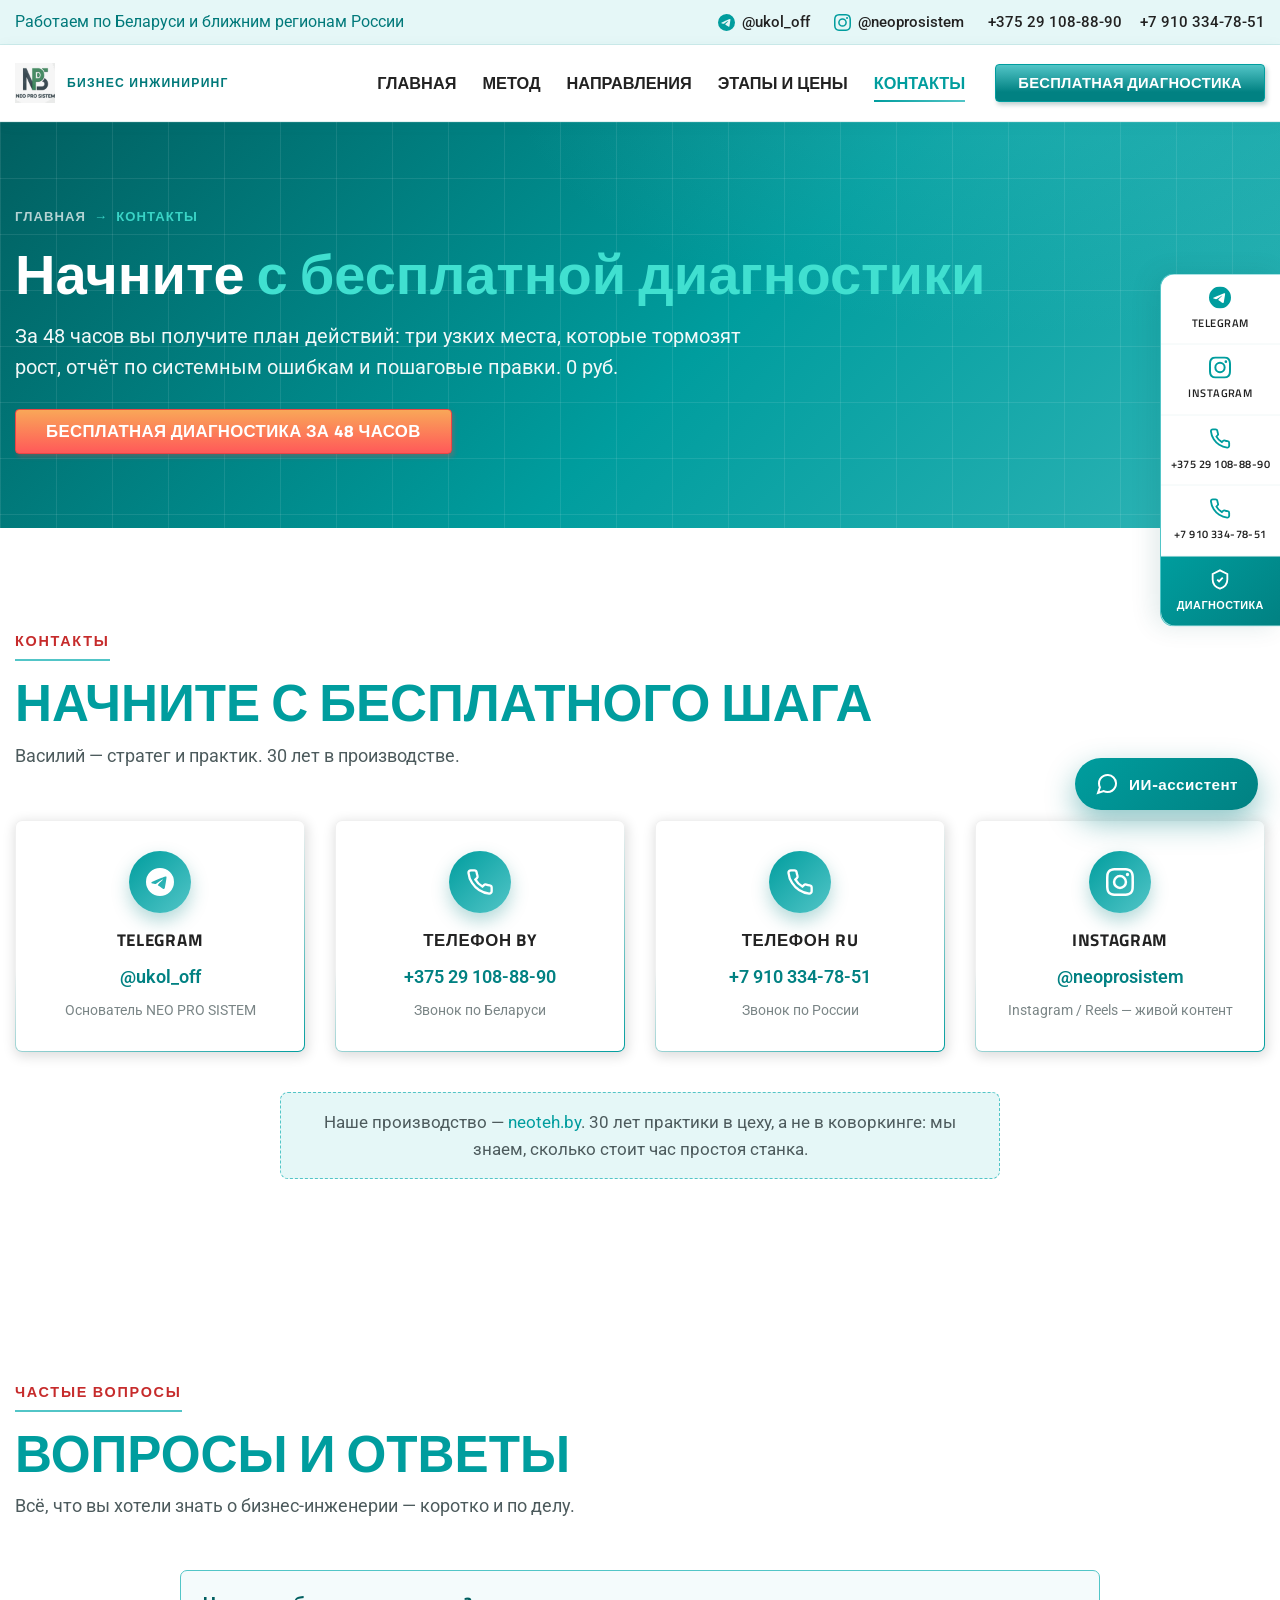
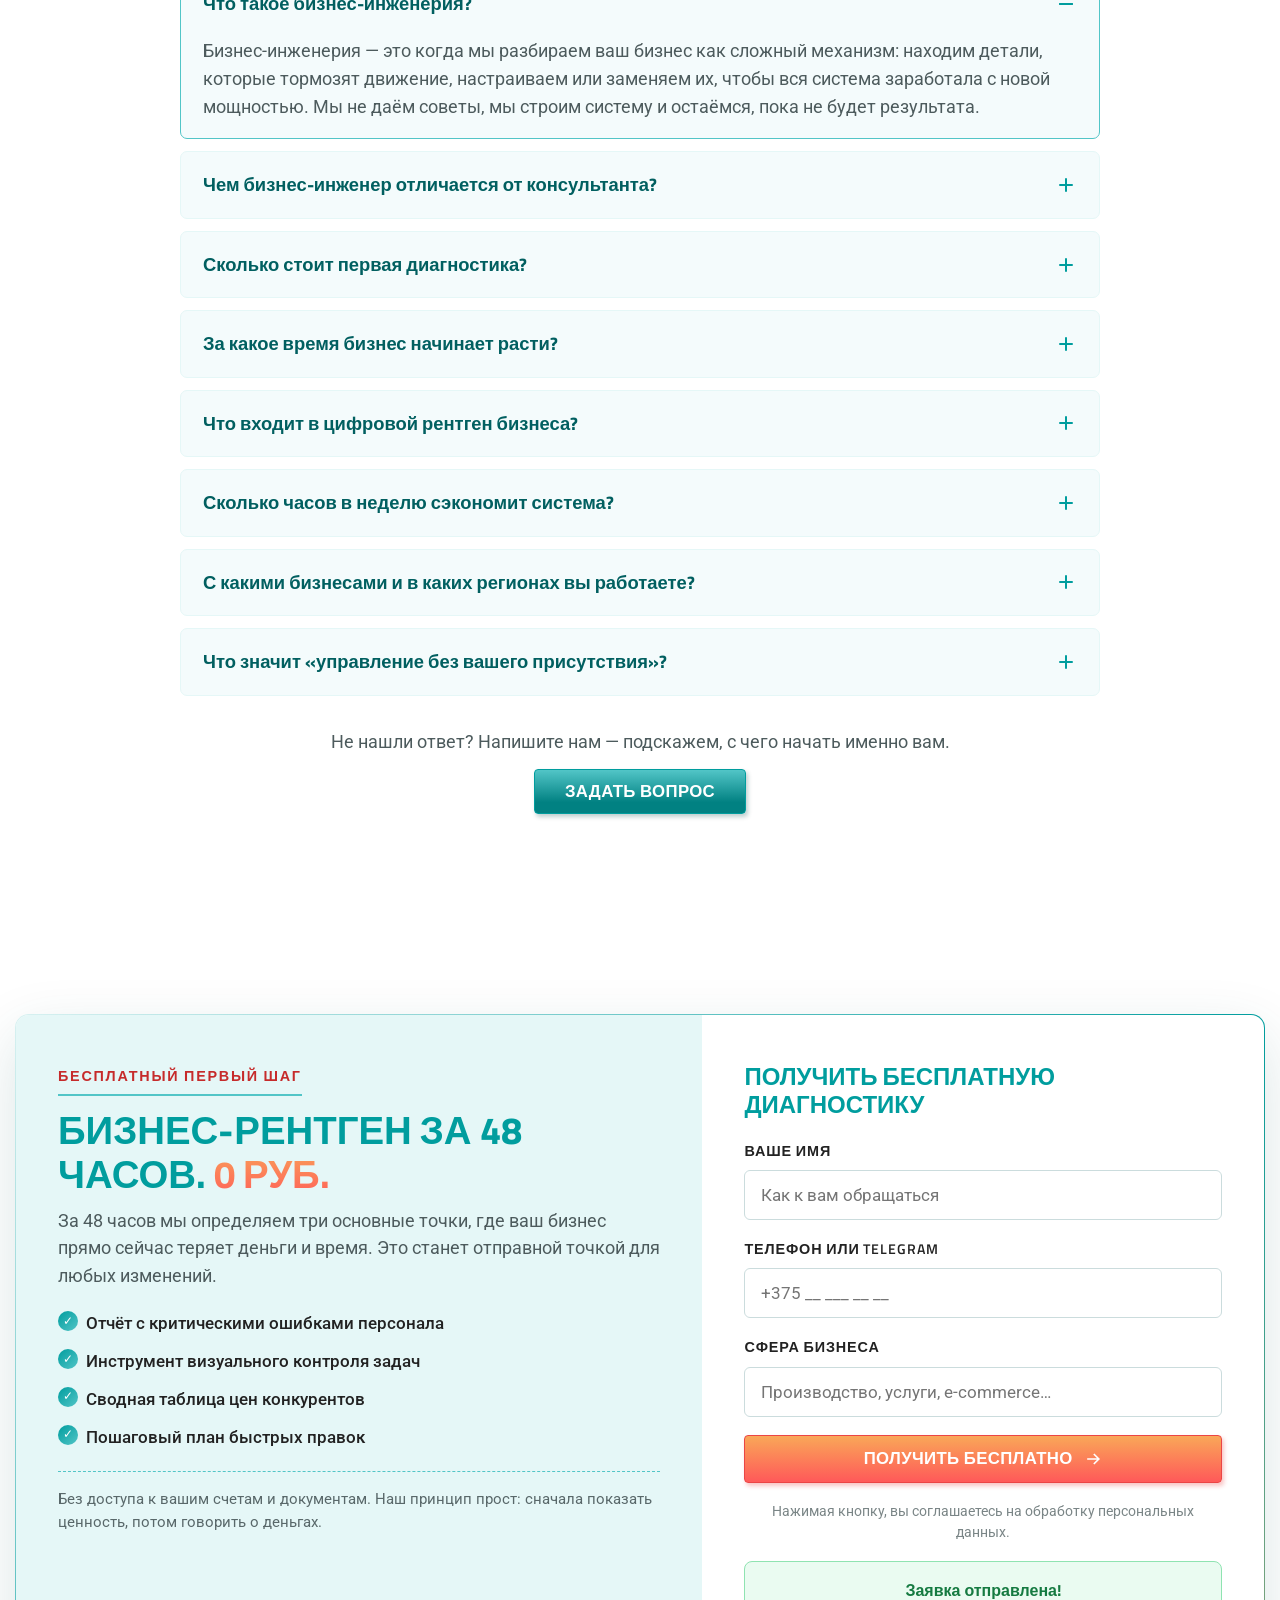
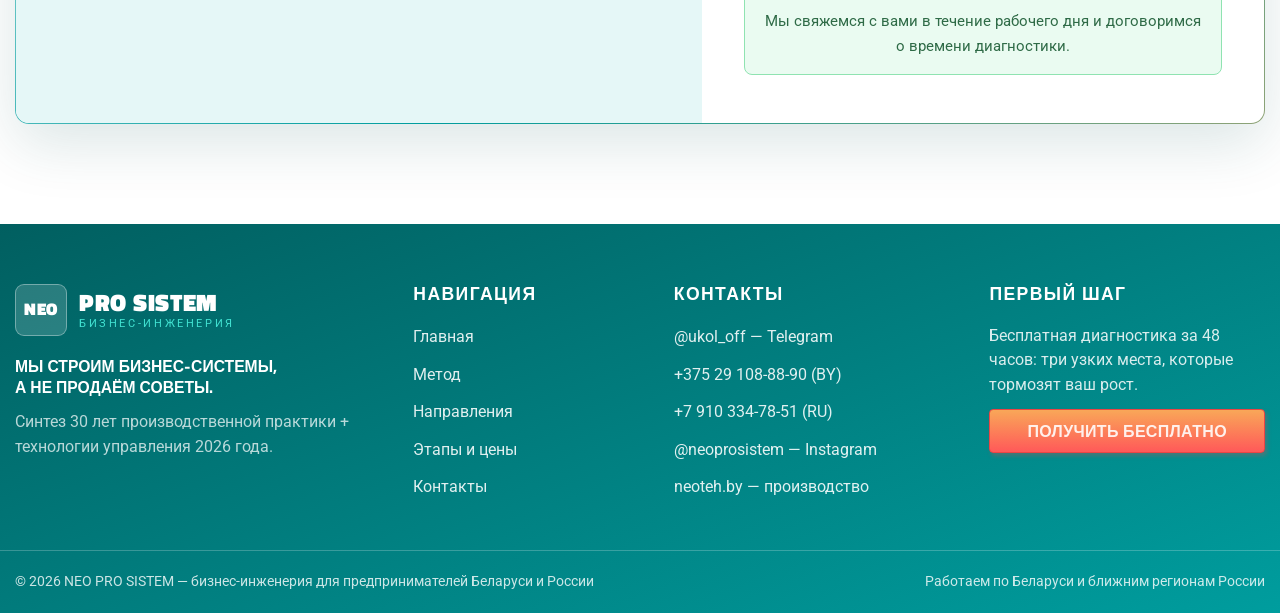
<file: contacts.html>
<!DOCTYPE html>
<html lang="ru">
<head>
	<meta charset="UTF-8">
	<meta name="google-site-verification" content="e1hO3Fjd4H6FwmbG62NBBOZQJcCk_p2DG-tkmio97oQ" />
	<meta name="yandex-verification" content="6aa965ad751e1e05" />
	<meta name="viewport" content="width=device-width, initial-scale=1">
	<title>Контакты — NEO PRO SISTEM | Беларусь, Россия</title>
	<meta name="description" content="Свяжитесь с нами: Telegram @ukol_off, +375 29 108-88-90 (BY), +7 910 334-78-51 (RU), Instagram @neoprosistem. Бесплатная диагностика за 48 часов.">
	<meta name="robots" content="index, follow, max-image-preview:large">
	<meta name="author" content="NEO PRO SISTEM">
	<link rel="canonical" href="https://horelkinai.github.io/contacts.html">
	<meta name="geo.region" content="BY-MI">
	<meta name="geo.placename" content="Минск">
	<meta name="theme-color" content="#009D9E">
	<meta name="format-detection" content="telephone=yes">

	<meta property="og:type" content="website">
	<meta property="og:site_name" content="NEO PRO SISTEM">
	<meta property="og:locale" content="ru_RU">
	<meta property="og:title" content="Контакты — NEO PRO SISTEM | Беларусь, Россия">
	<meta property="og:description" content="Свяжитесь с нами: Telegram @ukol_off, +375 29 108-88-90 (BY), +7 910 334-78-51 (RU), Instagram @neoprosistem. Бесплатная диагностика за 48 часов.">
	<meta property="og:url" content="https://neoprosistem.by/contacts.html">
	<meta property="og:image" content="https://neoprosistem.by/og-image.jpg">
	<meta property="og:image:width" content="1200">
	<meta property="og:image:height" content="630">
	<meta property="og:image:alt" content="NEO PRO SISTEM — бизнес-инженерия для предпринимателей">

	<meta name="twitter:card" content="summary_large_image">
	<meta name="twitter:site" content="@neoprosistem">
	<meta name="twitter:title" content="Контакты — NEO PRO SISTEM | Беларусь, Россия">
	<meta name="twitter:description" content="Свяжитесь с нами: Telegram @ukol_off, +375 29 108-88-90 (BY), +7 910 334-78-51 (RU), Instagram @neoprosistem. Бесплатная диагностика за 48 часов.">
	<meta name="twitter:image" content="https://neoprosistem.by/og-image.jpg">

	<link rel="icon" href="favicon.svg" type="image/svg+xml">

	<link rel="preconnect" href="https://fonts.googleapis.com">
	<link rel="preconnect" href="https://fonts.gstatic.com" crossorigin>
	<link href="https://fonts.googleapis.com/css2?family=Titillium+Web:wght@400;600;700;900&family=Roboto:wght@300;400;500;700&family=Oswald:wght@500;700&display=swap" rel="stylesheet">
	<link rel="stylesheet" href="css/styles.css">

	<script type="application/ld+json">
{
  "@context": "https://schema.org",
  "@graph": [
    {
      "@type": "Organization",
      "@id": "https://neoprosistem.by/#organization",
      "name": "NEO PRO SISTEM",
      "url": "https://neoprosistem.by/",
      "logo": "https://neoprosistem.by/favicon.svg",
      "description": "Бизнес-инженерия для предпринимателей Беларуси и России: строим бизнес-системы, а не продаём советы.",
      "telephone": ["+375 29 108-88-90", "+7 910 334-78-51"],
      "sameAs": ["https://t.me/ukol_off", "https://www.instagram.com/neoprosistem/", "https://neoteh.by/"]
    },
    {
      "@type": "WebPage",
      "@id": "https://neoprosistem.by/contacts.html#webpage",
      "url": "https://neoprosistem.by/contacts.html",
      "name": "Контакты — NEO PRO SISTEM | Беларусь, Россия",
      "description": "Свяжитесь с нами: Telegram @ukol_off, +375 29 108-88-90 (BY), +7 910 334-78-51 (RU), Instagram @neoprosistem. Бесплатная диагностика за 48 часов.",
      "inLanguage": "ru",
      "isPartOf": { "@id": "https://neoprosistem.by/#website" }
    },
    {
      "@type": "WebSite",
      "@id": "https://neoprosistem.by/#website",
      "url": "https://neoprosistem.by/",
      "name": "NEO PRO SISTEM — бизнес-инженерия",
      "inLanguage": "ru",
      "publisher": { "@id": "https://neoprosistem.by/#organization" }
    }
  ]
}
</script>
<!-- Yandex.Metrika counter -->
<script type="text/javascript">
    (function(m,e,t,r,i,k,a){
        m[i]=m[i]||function(){(m[i].a=m[i].a||[]).push(arguments)};
        m[i].l=1*new Date();
        for (var j = 0; j < document.scripts.length; j++) {if (document.scripts[j].src === r) { return; }}
        k=e.createElement(t),a=e.getElementsByTagName(t)[0],k.async=1,k.src=r,a.parentNode.insertBefore(k,a)
    })(window, document,'script','https://mc.yandex.ru/metrika/tag.js?id=111419153', 'ym');

    ym(111419153, 'init', {ssr:true, webvisor:true, clickmap:true, ecommerce:"dataLayer", referrer: document.referrer, url: location.href, accurateTrackBounce:true, trackLinks:true});
</script>
<noscript><div><img src="https://mc.yandex.ru/watch/111419153" style="position:absolute; left:-9999px;" alt="" /></div></noscript>
<!-- /Yandex.Metrika counter -->
</head>
<body>




<!-- ======= TOP BAR ======= -->
<div class="top-bar">
	<div class="container top-bar-inner">
		<p class="top-bar-message">Работаем по Беларуси и ближним регионам России</p>
		<div class="top-bar-contacts">
			<a class="top-contact" href="https://t.me/ukol_off" target="_blank" rel="noopener">
				<svg viewBox="0 0 24 24" fill="currentColor" aria-hidden="true"><path d="M11.944 0A12 12 0 0 0 0 12a12 12 0 0 0 12 12 12 12 0 0 0 12-12A12 12 0 0 0 12 0a12 12 0 0 0-.056 0zm4.962 7.224c.1-.002.321.023.465.14a.506.506 0 0 1 .171.325c.016.093.036.306.02.472-.18 1.898-.962 6.502-1.36 8.627-.168.9-.499 1.201-.82 1.23-.696.065-1.225-.46-1.9-.902-1.056-.693-1.653-1.124-2.678-1.8-1.185-.78-.417-1.21.258-1.91.177-.184 3.247-2.977 3.307-3.23.007-.032.014-.15-.056-.212s-.174-.041-.249-.024c-.106.024-1.793 1.14-5.061 3.345-.48.33-.913.49-1.302.48-.428-.008-1.252-.241-1.865-.44-.752-.245-1.349-.374-1.297-.789.027-.216.325-.437.893-.663 3.498-1.524 5.83-2.529 6.998-3.014 3.332-1.386 4.025-1.627 4.476-1.635z"/></svg>
				@ukol_off
			</a>
			<a class="top-contact" href="https://www.instagram.com/neoprosistem/" target="_blank" rel="noopener">
				<svg viewBox="0 0 24 24" fill="currentColor" aria-hidden="true"><path d="M12 2.163c3.204 0 3.584.012 4.85.07 3.252.148 4.771 1.691 4.919 4.919.058 1.265.069 1.645.069 4.849 0 3.205-.012 3.584-.069 4.849-.149 3.225-1.664 4.771-4.919 4.919-1.266.058-1.644.07-4.85.07-3.204 0-3.584-.012-4.849-.07-3.26-.149-4.771-1.699-4.919-4.92-.058-1.265-.07-1.644-.07-4.849 0-3.204.013-3.583.07-4.849.149-3.227 1.664-4.771 4.919-4.919 1.266-.057 1.645-.069 4.849-.069zM12 0C8.741 0 8.333.014 7.053.072 2.695.272.273 2.69.073 7.052.014 8.333 0 8.741 0 12c0 3.259.014 3.668.072 4.948.2 4.358 2.618 6.78 6.98 6.98C8.333 23.986 8.741 24 12 24c3.259 0 3.668-.014 4.948-.072 4.354-.2 6.782-2.618 6.979-6.98.059-1.28.073-1.689.073-4.948 0-3.259-.014-3.667-.072-4.947-.196-4.354-2.617-6.78-6.979-6.98C15.668.014 15.259 0 12 0zm0 5.838a6.162 6.162 0 1 0 0 12.324 6.162 6.162 0 0 0 0-12.324zM12 16a4 4 0 1 1 0-8 4 4 0 0 1 0 8zm6.406-11.845a1.44 1.44 0 1 0 0 2.881 1.44 1.44 0 0 0 0-2.881z"/></svg>
				@neoprosistem
			</a>
			<div class="phones">
				<a href="tel:+375291088890">+375 29 108-88-90</a>
				<a href="tel:+79103347851">+7 910 334-78-51</a>
			</div>
		</div>
	</div>
</div>


<header class="site-header" id="siteHeader">
	<div class="container header-inner">
		<a href="#top" class="logo">
			<img src="assets/logo.gif" alt="NEO PRO SISTEM" class="logo-img">
			<span class="logo-caption">Бизнес инжиниринг</span>
		</a>
		<nav class="main-nav" id="mainNav">
			<a href="index.html">Главная</a>
			<a href="method.html">Метод</a>
			<a href="services.html">Направления</a>
			<a href="stages.html">Этапы и цены</a>
			<a href="contacts.html" class="active" aria-current="page">Контакты</a>
		</nav>
		<a href="#diagnostics" class="button button-primary header-cta">Бесплатная диагностика</a>
		<button class="burger" id="burger" aria-label="Открыть меню" aria-expanded="false">
			<span></span><span></span><span></span>
		</button>
	</div>
</header>


<main>
	<!-- ======= PAGE HERO ======= -->
	<section class="page-hero" id="top">
		<div class="container">
			<div class="breadcrumbs"><a href="index.html">Главная</a><span>→</span><span>Контакты</span></div>
			<h1>Начните <em>с бесплатной диагностики</em></h1>
			<p class="lead">За 48 часов вы получите план действий: три узких места, которые тормозят рост, отчёт по системным ошибкам и пошаговые правки. 0 руб.</p>
			<div class="page-hero-cta">
				<a href="#diagnostics" class="button button-accent">Бесплатная диагностика за 48 часов</a>
			</div>
		</div>
	</section>

<!-- ======= CONTACTS ======= -->
	<section class="section section-contacts" id="contacts">
		<div class="container">
			<div class="section-title">
				<span class="section-kicker">Контакты</span>
				<h2>Начните с бесплатного шага</h2>
				<p>Василий — стратег и практик. 30 лет в производстве.</p>
			</div>
			<div class="contacts-grid">
				<a class="contact-card" href="https://t.me/ukol_off" target="_blank" rel="noopener">
					<span class="contact-icon">
						<svg viewBox="0 0 24 24" fill="currentColor" aria-hidden="true"><path d="M11.944 0A12 12 0 0 0 0 12a12 12 0 0 0 12 12 12 12 0 0 0 12-12A12 12 0 0 0 12 0a12 12 0 0 0-.056 0zm4.962 7.224c.1-.002.321.023.465.14a.506.506 0 0 1 .171.325c.016.093.036.306.02.472-.18 1.898-.962 6.502-1.36 8.627-.168.9-.499 1.201-.82 1.23-.696.065-1.225-.46-1.9-.902-1.056-.693-1.653-1.124-2.678-1.8-1.185-.78-.417-1.21.258-1.91.177-.184 3.247-2.977 3.307-3.23.007-.032.014-.15-.056-.212s-.174-.041-.249-.024c-.106.024-1.793 1.14-5.061 3.345-.48.33-.913.49-1.302.48-.428-.008-1.252-.241-1.865-.44-.752-.245-1.349-.374-1.297-.789.027-.216.325-.437.893-.663 3.498-1.524 5.83-2.529 6.998-3.014 3.332-1.386 4.025-1.627 4.476-1.635z"/></svg>
					</span>
					<b>Telegram</b>
					<span>@ukol_off</span>
					<small>Основатель NEO PRO SISTEM</small>
				</a>
				<a class="contact-card" href="tel:+375291088890">
					<span class="contact-icon">
						<svg viewBox="0 0 24 24" fill="none" stroke="currentColor" stroke-width="2" aria-hidden="true"><path d="M22 16.92v3a2 2 0 0 1-2.18 2 19.79 19.79 0 0 1-8.63-3.07 19.5 19.5 0 0 1-6-6 19.79 19.79 0 0 1-3.07-8.67A2 2 0 0 1 4.11 2h3a2 2 0 0 1 2 1.72c.127.96.361 1.903.7 2.81a2 2 0 0 1-.45 2.11L8.09 9.91a16 16 0 0 0 6 6l1.27-1.27a2 2 0 0 1 2.11-.45c.907.339 1.85.573 2.81.7A2 2 0 0 1 22 16.92z"/></svg>
					</span>
					<b>Телефон BY</b>
					<span>+375 29 108-88-90</span>
					<small>Звонок по Беларуси</small>
				</a>
				<a class="contact-card" href="tel:+79103347851">
					<span class="contact-icon">
						<svg viewBox="0 0 24 24" fill="none" stroke="currentColor" stroke-width="2" aria-hidden="true"><path d="M22 16.92v3a2 2 0 0 1-2.18 2 19.79 19.79 0 0 1-8.63-3.07 19.5 19.5 0 0 1-6-6 19.79 19.79 0 0 1-3.07-8.67A2 2 0 0 1 4.11 2h3a2 2 0 0 1 2 1.72c.127.96.361 1.903.7 2.81a2 2 0 0 1-.45 2.11L8.09 9.91a16 16 0 0 0 6 6l1.27-1.27a2 2 0 0 1 2.11-.45c.907.339 1.85.573 2.81.7A2 2 0 0 1 22 16.92z"/></svg>
					</span>
					<b>Телефон RU</b>
					<span>+7 910 334-78-51</span>
					<small>Звонок по России</small>
				</a>
				<a class="contact-card" href="https://www.instagram.com/neoprosistem/" target="_blank" rel="noopener">
					<span class="contact-icon">
						<svg viewBox="0 0 24 24" fill="currentColor" aria-hidden="true"><path d="M12 2.163c3.204 0 3.584.012 4.85.07 3.252.148 4.771 1.691 4.919 4.919.058 1.265.069 1.645.069 4.849 0 3.205-.012 3.584-.069 4.849-.149 3.225-1.664 4.771-4.919 4.919-1.266.058-1.644.07-4.85.07-3.204 0-3.584-.012-4.849-.07-3.26-.149-4.771-1.699-4.919-4.92-.058-1.265-.07-1.644-.07-4.849 0-3.204.013-3.583.07-4.849.149-3.227 1.664-4.771 4.919-4.919 1.266-.057 1.645-.069 4.849-.069zM12 0C8.741 0 8.333.014 7.053.072 2.695.272.273 2.69.073 7.052.014 8.333 0 8.741 0 12c0 3.259.014 3.668.072 4.948.2 4.358 2.618 6.78 6.98 6.98C8.333 23.986 8.741 24 12 24c3.259 0 3.668-.014 4.948-.072 4.354-.2 6.782-2.618 6.979-6.98.059-1.28.073-1.689.073-4.948 0-3.259-.014-3.667-.072-4.947-.196-4.354-2.617-6.78-6.979-6.98C15.668.014 15.259 0 12 0zm0 5.838a6.162 6.162 0 1 0 0 12.324 6.162 6.162 0 0 0 0-12.324zM12 16a4 4 0 1 1 0-8 4 4 0 0 1 0 8zm6.406-11.845a1.44 1.44 0 1 0 0 2.881 1.44 1.44 0 0 0 0-2.881z"/></svg>
					</span>
					<b>Instagram</b>
					<span>@neoprosistem</span>
					<small>Instagram / Reels — живой контент</small>
				</a>
			</div>
			<div class="contacts-note">
				<p>Наше производство — <a href="https://neoteh.by" target="_blank" rel="noopener">neoteh.by</a>. 30 лет практики в цеху, а не в коворкинге: мы знаем, сколько стоит час простоя станка.</p>
			</div>
		</div>
	</section>

<!-- ======= FAQ ======= -->
	<section class="section section-faq" id="faq">
		<div class="container">
			<div class="section-title">
				<span class="section-kicker">Частые вопросы</span>
				<h2>Вопросы и ответы</h2>
				<p>Всё, что вы хотели знать о бизнес-инженерии — коротко и по делу.</p>
			</div>
			<div class="faq-list">
				<details class="faq-item" open>
					<summary><span>Что такое бизнес-инженерия?</span><span class="faq-icon"></span></summary>
					<p>Бизнес-инженерия — это когда мы разбираем ваш бизнес как сложный механизм: находим детали, которые тормозят движение, настраиваем или заменяем их, чтобы вся система заработала с новой мощностью. Мы не даём советы, мы строим систему и остаёмся, пока не будет результата.</p>
				</details>
				<details class="faq-item">
					<summary><span>Чем бизнес-инженер отличается от консультанта?</span><span class="faq-icon"></span></summary>
					<p>Консультант даёт рекомендации, продаёт отчёты, берёт деньги за процесс и исчезает после сдачи проекта. Бизнес-инженер строит систему и остаётся до результата: отвечает за рост выручки и пропускную способность операционки, а не за красивую презентацию.</p>
				</details>
				<details class="faq-item">
					<summary><span>Сколько стоит первая диагностика?</span><span class="faq-icon"></span></summary>
					<p>Бесплатно. За 48 часов мы находим три узких места, где ваш бизнес прямо сейчас теряет деньги и время, и отдаём план действий: отчёт по системным ошибкам, инструмент визуального контроля задач, сводную таблицу цен и пошаговые правки. Без доступа к вашим счетам.</p>
				</details>
				<details class="faq-item">
					<summary><span>За какое время бизнес начинает расти?</span><span class="faq-icon"></span></summary>
					<p>В среднем выручка наших клиентов растёт в 2 раза за первые 90 дней (модель масштабирования ×2–×5). Это не магия и не везение, а результат выстроенной системы: маркетинг окупается, операционка работает без сбоев, команда растёт без микроменеджмента.</p>
				</details>
				<details class="faq-item">
					<summary><span>Что входит в цифровой рентген бизнеса?</span><span class="faq-icon"></span></summary>
					<p>5 PDF-отчётов (разведка, техплан, смыслы, финансы, партнёры), инфографика «Матрица прорыва» — чертёж на карте, математика прибыли с реальной юнит-экономикой и action-план на 7 дней. Стоимость — 1 000 BYN / 45 000 руб., окупается на первой неделе.</p>
				</details>
				<details class="faq-item">
					<summary><span>Сколько часов в неделю сэкономит система?</span><span class="faq-icon"></span></summary>
					<p>Не менее 20 часов в неделю: целый рабочий день директора, который раньше уходил в рутину и микроменеджмент. Система ведёт показатели, задачи и маркетинг без вашего круглосуточного присутствия.</p>
				</details>
				<details class="faq-item">
					<summary><span>С какими бизнесами и в каких регионах вы работаете?</span><span class="faq-icon"></span></summary>
					<p>Мы работаем с владельцами производственного и операционного бизнеса в Беларуси и ближних регионах России. У нас 30 лет производственной практики — мы знаем, сколько стоит час простоя станка. Контакты: +375 29 108-88-90 (BY), +7 910 334-78-51 (RU).</p>
				</details>
				<details class="faq-item">
					<summary><span>Что значит «управление без вашего присутствия»?</span><span class="faq-icon"></span></summary>
					<p>Это подключённое управление в абонентском режиме: LIGHT «Смотритель» (контроль показателей, задач, SMM), СТАНДАРТ «Директор» (отдел внешнего маркетинга, трафика, юридическое сопровождение, P&L) и ПРЕМИУМ «Империя» (полный контур — финансы, найм, регламенты, стратегия).</p>
				</details>
			</div>
			<div class="faq-cta">
				<p>Не нашли ответ? Напишите нам — подскажем, с чего начать именно вам.</p>
				<a href="#contacts" class="button button-primary">Задать вопрос</a>
			</div>
		</div>
	</section>

	
<!-- ======= DIAGNOSTICS ======= -->
	<section class="section section-diagnostics" id="diagnostics">
		<div class="container">
			<div class="diag-card">
				<div class="diag-info">
					<span class="section-kicker">Бесплатный первый шаг</span>
					<h2>Бизнес-рентген за 48 часов. <em>0 руб.</em></h2>
					<p>За 48 часов мы определяем три основные точки, где ваш бизнес прямо сейчас теряет деньги и время. Это станет отправной точкой для любых изменений.</p>
					<ul>
						<li>Отчёт с критическими ошибками персонала</li>
						<li>Инструмент визуального контроля задач</li>
						<li>Сводная таблица цен конкурентов</li>
						<li>Пошаговый план быстрых правок</li>
					</ul>
					<p class="diag-note">Без доступа к вашим счетам и документам. Наш принцип прост: сначала показать ценность, потом говорить о деньгах.</p>
				</div>
				<form class="diag-form" id="diagForm" novalidate>
					<h3>Получить бесплатную диагностику</h3>
					<label>
						<span>Ваше имя</span>
						<input type="text" name="name" placeholder="Как к вам обращаться" required>
					</label>
					<label>
						<span>Телефон или Telegram</span>
						<input type="text" name="contact" placeholder="+375 __ ___ __ __" required>
					</label>
					<label>
						<span>Сфера бизнеса</span>
						<input type="text" name="sphere" placeholder="Производство, услуги, e-commerce…">
					</label>
					<button type="submit" class="button button-accent w100">Получить бесплатно
						<svg viewBox="0 0 24 24" fill="none" stroke="currentColor" stroke-width="2" aria-hidden="true"><path d="M5 12h14M13 6l6 6-6 6"/></svg>
					</button>
					<p class="form-note">Нажимая кнопку, вы соглашаетесь на обработку персональных данных.</p>
					<div class="form-success" id="formSuccess" hidden>
						<strong>Заявка отправлена!</strong>
						<span>Мы свяжемся с вами в течение рабочего дня и договоримся о времени диагностики.</span>
					</div>
				</form>
			</div>
		</div>
	</section>

	
</main>



<!-- ======= FOOTER ======= -->
<footer class="site-footer">
	<div class="container footer-top">
		<div class="footer-col">
			<a href="#top" class="logo logo-footer">
				<span class="logo-mark">NEO</span>
				<span class="logo-text">PRO SISTEM<small>бизнес-инженерия</small></span>
			</a>
			<p class="footer-slogan">Мы строим бизнес-системы,<br>а не продаём советы.</p>
			<p class="footer-synth">Синтез 30 лет производственной практики + технологии управления 2026 года.</p>
		</div>
		<div class="footer-col">
			<h3>Навигация</h3>
			<a href="index.html">Главная</a>
			<a href="method.html">Метод</a>
			<a href="services.html">Направления</a>
			<a href="stages.html">Этапы и цены</a>
			<a href="contacts.html">Контакты</a>
		</div>
		<div class="footer-col">
			<h3>Контакты</h3>
			<a href="https://t.me/ukol_off" target="_blank" rel="noopener">@ukol_off — Telegram</a>
			<a href="tel:+375291088890">+375 29 108-88-90 (BY)</a>
			<a href="tel:+79103347851">+7 910 334-78-51 (RU)</a>
			<a href="https://www.instagram.com/neoprosistem/" target="_blank" rel="noopener">@neoprosistem — Instagram</a>
			<a href="https://neoteh.by" target="_blank" rel="noopener">neoteh.by — производство</a>
		</div>
		<div class="footer-col">
			<h3>Первый шаг</h3>
			<p>Бесплатная диагностика за 48 часов: три узких места, которые тормозят ваш рост.</p>
			<a href="#diagnostics" class="button button-accent">Получить бесплатно</a>
		</div>
	</div>
	<div class="footer-bottom">
		<div class="container">
			<p>© 2026 NEO PRO SISTEM — бизнес-инженерия для предпринимателей Беларуси и России</p>
			<p>Работаем по Беларуси и ближним регионам России</p>
		</div>
	</div>
</footer>

<button class="back-to-top" id="backToTop" aria-label="Наверх">
	<svg viewBox="0 0 24 24" fill="none" stroke="currentColor" stroke-width="2" aria-hidden="true"><path d="M12 19V5M5 12l7-7 7 7"/></svg>
</button>

<!-- ======= LIGHTBOX: сертификат ======= -->
<div class="lightbox" id="certLightbox" role="dialog" aria-modal="true" aria-label="Сертификат крупным планом" hidden>
	<div class="lightbox-backdrop" data-cert-close></div>
	<div class="lightbox-panel">
		<button class="lightbox-close" type="button" data-cert-close aria-label="Закрыть">
			<svg viewBox="0 0 24 24" fill="none" stroke="currentColor" stroke-width="2" aria-hidden="true"><path d="M6 6l12 12M18 6L6 18"/></svg>
		</button>
		<img src="assets/certificate.png" alt="Сертификат участника конференции «Цифровые решения для бизнеса» 2026" width="2481" height="3508" loading="lazy">
		<p class="lightbox-caption">Сертификат участника конференции «Цифровые решения для бизнеса» • 2026</p>
	</div>
</div>

<!-- ======= КОНТАКТНАЯ ПАНЕЛЬ (сбоку) ======= -->
<aside class="contacts-rail" aria-label="Контакты NEO PRO SISTEM">
	<a class="rail-link" href="https://t.me/ukol_off" target="_blank" rel="noopener" title="Telegram @ukol_off">
		<svg viewBox="0 0 24 24" fill="currentColor" aria-hidden="true"><path d="M11.944 0A12 12 0 0 0 0 12a12 12 0 0 0 12 12 12 12 0 0 0 12-12A12 12 0 0 0 12 0a12 12 0 0 0-.056 0zm4.962 7.224c.1-.002.321.023.465.14a.506.506 0 0 1 .171.325c.016.093.036.306.02.472-.18 1.898-.962 6.502-1.36 8.627-.168.9-.499 1.201-.82 1.23-.696.065-1.225-.46-1.9-.902-1.056-.693-1.653-1.124-2.678-1.8-1.185-.78-.417-1.21.258-1.91.177-.184 3.247-2.977 3.307-3.23.007-.032.014-.15-.056-.212s-.174-.041-.249-.024c-.106.024-1.793 1.14-5.061 3.345-.48.33-.913.49-1.302.48-.428-.008-1.252-.241-1.865-.44-.752-.245-1.349-.374-1.297-.789.027-.216.325-.437.893-.663 3.498-1.524 5.83-2.529 6.998-3.014 3.332-1.386 4.025-1.627 4.476-1.635z"/></svg>
		<span>Telegram</span>
	</a>
	<a class="rail-link" href="https://www.instagram.com/neoprosistem/" target="_blank" rel="noopener" title="Instagram @neoprosistem">
		<svg viewBox="0 0 24 24" fill="currentColor" aria-hidden="true"><path d="M12 2.163c3.204 0 3.584.012 4.85.07 3.252.148 4.771 1.691 4.919 4.919.058 1.265.069 1.645.069 4.849 0 3.205-.012 3.584-.069 4.849-.149 3.225-1.664 4.771-4.919 4.919-1.266.058-1.644.07-4.85.07-3.204 0-3.584-.012-4.849-.07-3.26-.149-4.771-1.699-4.919-4.92-.058-1.265-.07-1.644-.07-4.849 0-3.204.013-3.583.07-4.849.149-3.227 1.664-4.771 4.919-4.919 1.266-.057 1.645-.069 4.849-.069zM12 0C8.741 0 8.333.014 7.053.072 2.695.272.273 2.69.073 7.052.014 8.333 0 8.741 0 12c0 3.259.014 3.668.072 4.948.2 4.358 2.618 6.78 6.98 6.98C8.333 23.986 8.741 24 12 24c3.259 0 3.668-.014 4.948-.072 4.354-.2 6.782-2.618 6.979-6.98.059-1.28.073-1.689.073-4.948 0-3.259-.014-3.667-.072-4.947-.196-4.354-2.617-6.78-6.979-6.98C15.668.014 15.259 0 12 0zm0 5.838a6.162 6.162 0 1 0 0 12.324 6.162 6.162 0 0 0 0-12.324zM12 16a4 4 0 1 1 0-8 4 4 0 0 1 0 8zm6.406-11.845a1.44 1.44 0 1 0 0 2.881 1.44 1.44 0 0 0 0-2.881z"/></svg>
		<span>Instagram</span>
	</a>
	<a class="rail-link" href="tel:+375291088890" title="Телефон Беларусь">
		<svg viewBox="0 0 24 24" fill="none" stroke="currentColor" stroke-width="2" aria-hidden="true"><path d="M22 16.92v3a2 2 0 0 1-2.18 2 19.79 19.79 0 0 1-8.63-3.07 19.5 19.5 0 0 1-6-6 19.79 19.79 0 0 1-3.07-8.67A2 2 0 0 1 4.11 2h3a2 2 0 0 1 2 1.72c.127.96.361 1.903.7 2.81a2 2 0 0 1-.45 2.11L8.09 9.91a16 16 0 0 0 6 6l1.27-1.27a2 2 0 0 1 2.11-.45c.907.339 1.85.573 2.81.7A2 2 0 0 1 22 16.92z"/></svg>
		<span>+375 29 108-88-90</span>
	</a>
	<a class="rail-link" href="tel:+79103347851" title="Телефон Россия">
		<svg viewBox="0 0 24 24" fill="none" stroke="currentColor" stroke-width="2" aria-hidden="true"><path d="M22 16.92v3a2 2 0 0 1-2.18 2 19.79 19.79 0 0 1-8.63-3.07 19.5 19.5 0 0 1-6-6 19.79 19.79 0 0 1-3.07-8.67A2 2 0 0 1 4.11 2h3a2 2 0 0 1 2 1.72c.127.96.361 1.903.7 2.81a2 2 0 0 1-.45 2.11L8.09 9.91a16 16 0 0 0 6 6l1.27-1.27a2 2 0 0 1 2.11-.45c.907.339 1.85.573 2.81.7A2 2 0 0 1 22 16.92z"/></svg>
		<span>+7 910 334-78-51</span>
	</a>
	<a class="rail-link rail-cta" href="#diagnostics" title="Бесплатная диагностика">
		<svg viewBox="0 0 24 24" fill="none" stroke="currentColor" stroke-width="2" aria-hidden="true"><path d="M12 2l8 4v6c0 5-3.5 8.5-8 10-4.5-1.5-8-5-8-10V6l8-4z"/><path d="M9 12l2 2 4-4"/></svg>
		<span>Диагностика</span>
	</a>
</aside>

<!-- ======= ИИ-АССИСТЕНТ ======= -->
<div class="ai-chat" id="aiChat">
	<button class="ai-chat-launcher" id="aiChatLauncher" type="button" aria-expanded="false" aria-controls="aiChatWindow" aria-label="Открыть чат с ИИ-ассистентом">
		<svg class="ai-launcher-open" viewBox="0 0 24 24" fill="none" stroke="currentColor" stroke-width="2" aria-hidden="true"><path d="M21 11.5a8.38 8.38 0 0 1-.9 3.8 8.5 8.5 0 0 1-7.6 4.7 8.38 8.38 0 0 1-3.8-.9L3 21l1.9-5.7a8.38 8.38 0 0 1-.9-3.8 8.5 8.5 0 0 1 4.7-7.6 8.38 8.38 0 0 1 3.8-.9h.5a8.48 8.48 0 0 1 8 8v.5z"/></svg>
		<svg class="ai-launcher-close" viewBox="0 0 24 24" fill="none" stroke="currentColor" stroke-width="2" aria-hidden="true"><path d="M6 6l12 12M18 6L6 18"/></svg>
		<span>ИИ-ассистент</span>
	</button>

	<div class="ai-chat-window" id="aiChatWindow" role="dialog" aria-label="Чат с ИИ-ассистентом" aria-hidden="true">
		<div class="ai-chat-head">
			<div class="ai-chat-title">
				<span class="ai-chat-badge">ИИ</span>
				<div>
					<b>Ассистент NEO PRO SISTEM</b>
					<small>Отвечает на вопросы по сайту</small>
				</div>
			</div>
			<button class="ai-chat-close" id="aiChatClose" type="button" aria-label="Закрыть чат">
				<svg viewBox="0 0 24 24" fill="none" stroke="currentColor" stroke-width="2" aria-hidden="true"><path d="M6 6l12 12M18 6L6 18"/></svg>
			</button>
		</div>
		<div class="ai-chat-body" id="aiChatBody">
			<div class="ai-msg ai-msg-bot">
				Здравствуйте! Я ИИ-ассистент NEO PRO SISTEM 👋 Подскажу по методу, направлениям, этапам и ценам. Что вас интересует?
			</div>
			<div class="ai-chips">
				<button type="button" class="ai-chip" data-q="Сколько стоит диагностика?">Цены</button>
				<button type="button" class="ai-chip" data-q="Что такое бизнес-инженерия?">Метод</button>
				<button type="button" class="ai-chip" data-q="Как начать работу?">Как начать</button>
				<button type="button" class="ai-chip" data-q="Какие есть контакты?">Контакты</button>
			</div>
		</div>
		<form class="ai-chat-form" id="aiChatForm">
			<input type="text" id="aiChatInput" placeholder="Напишите вопрос…" autocomplete="off" aria-label="Ваш вопрос">
			<button type="submit" class="ai-chat-send" aria-label="Отправить">
				<svg viewBox="0 0 24 24" fill="currentColor" aria-hidden="true"><path d="M2.01 21L23 12 2.01 3 2 10l15 2-15 2z"/></svg>
			</button>
		</form>
		<div class="ai-chat-foot">
			<a href="https://t.me/ukol_off" target="_blank" rel="noopener">Telegram @ukol_off</a>
			<a href="https://www.instagram.com/neoprosistem/" target="_blank" rel="noopener">Instagram</a>
			<a href="tel:+375291088890">+375 29 108-88-90</a>
			<a href="tel:+79103347851">+7 910 334-78-51</a>
		</div>
	</div>
</div>

<script src="js/main.js"></script>
</body>
</html>
</file>
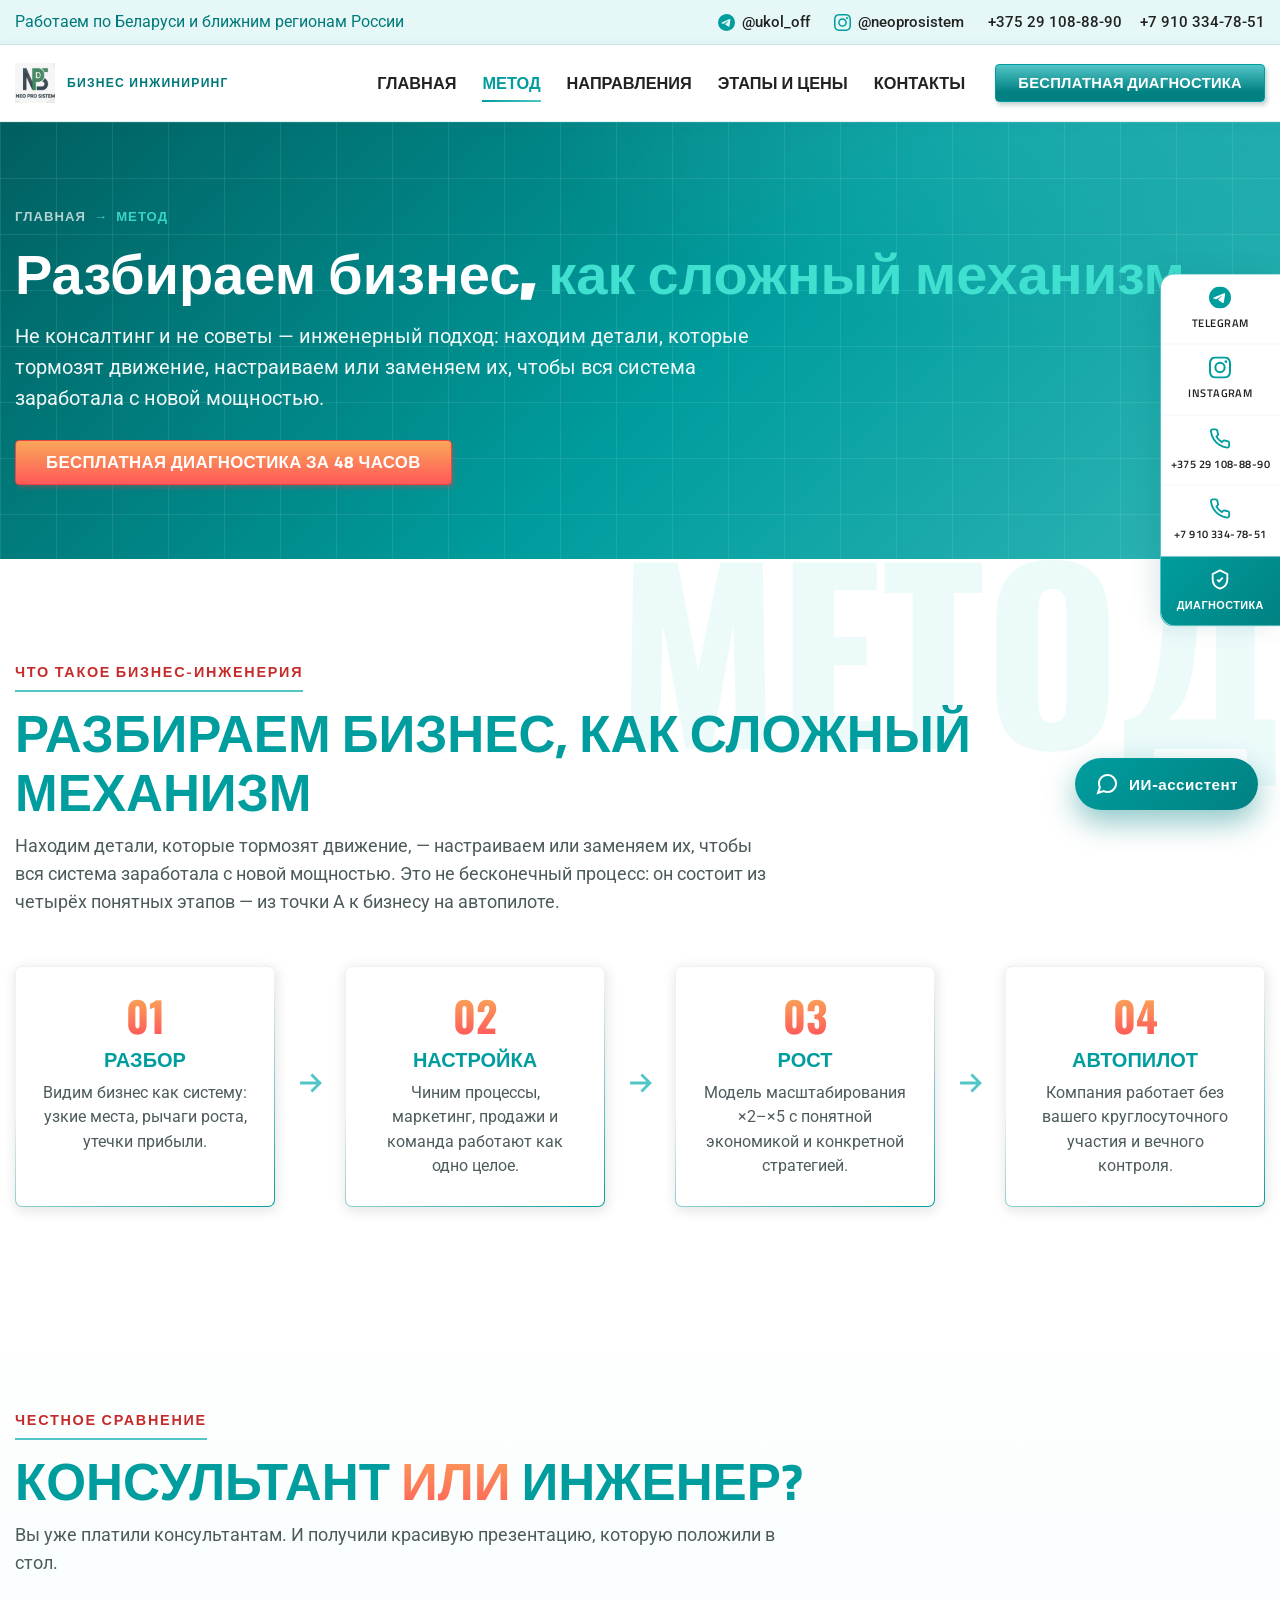
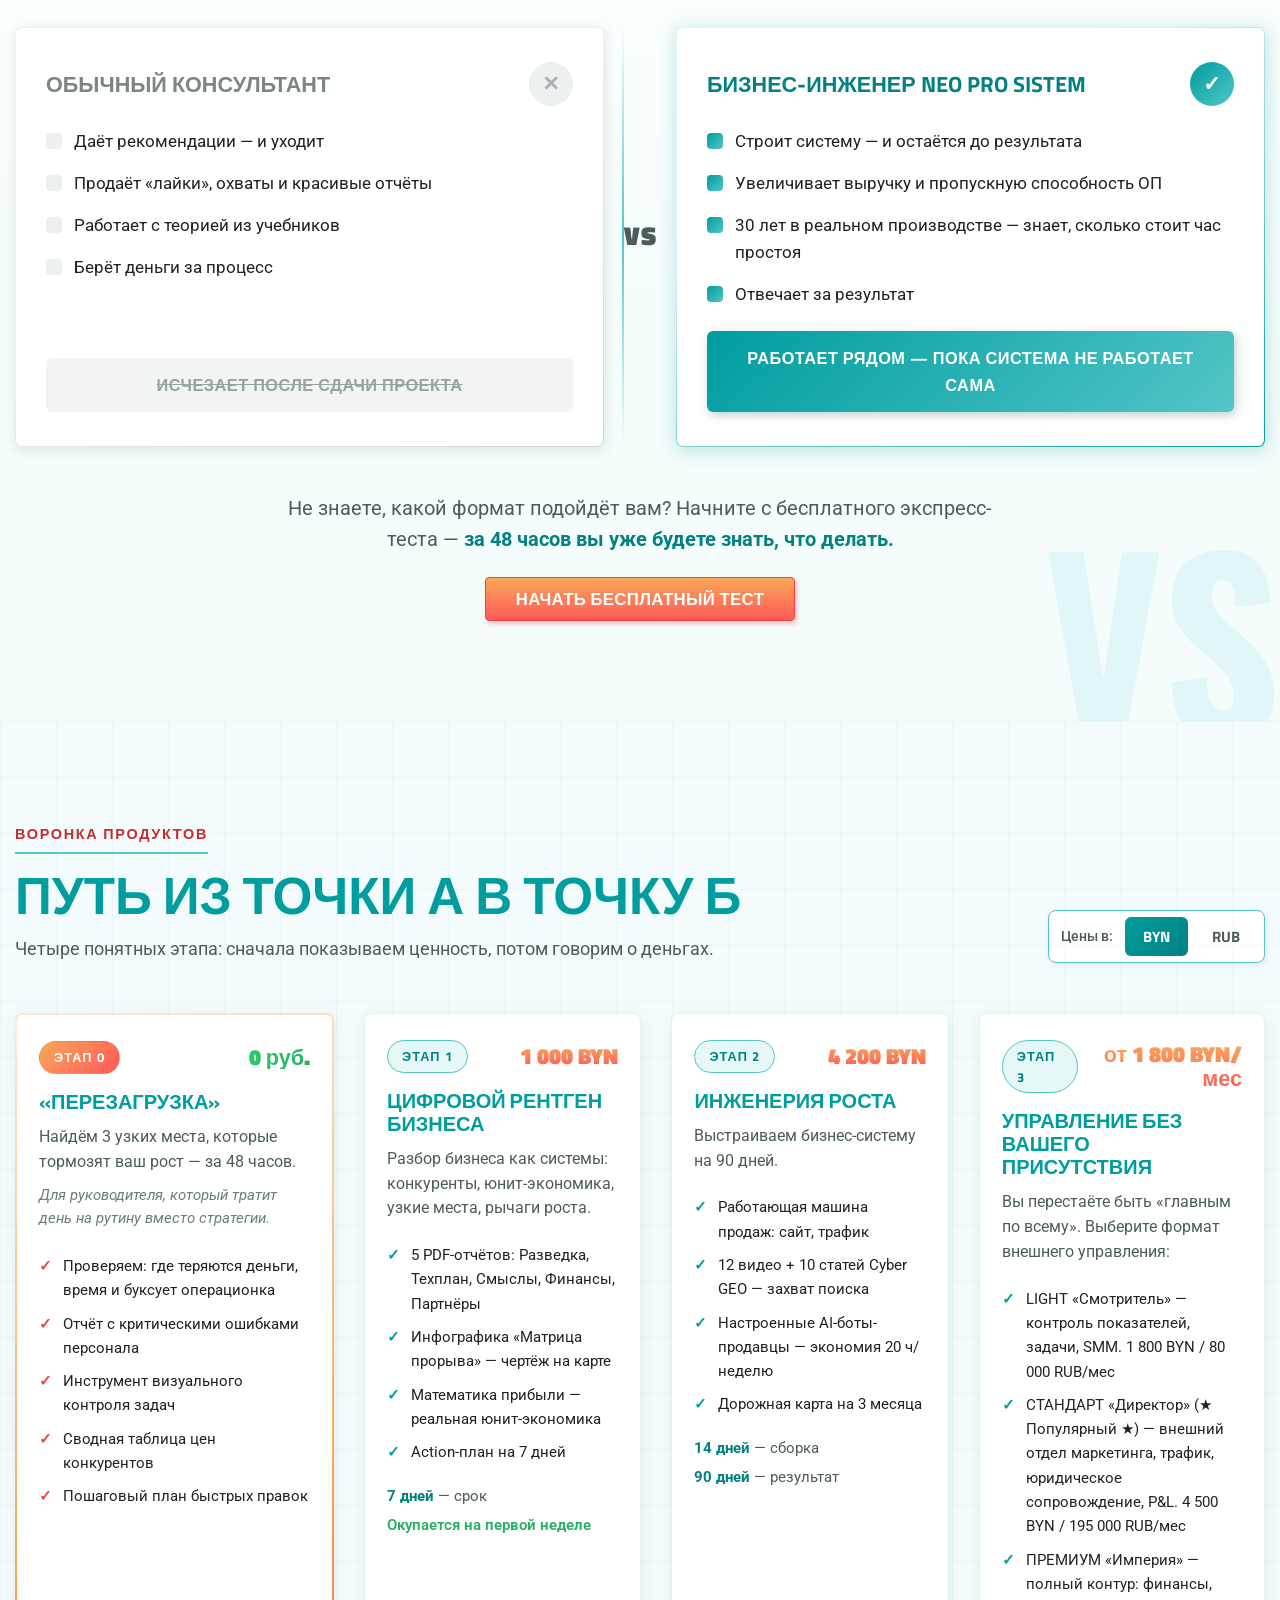
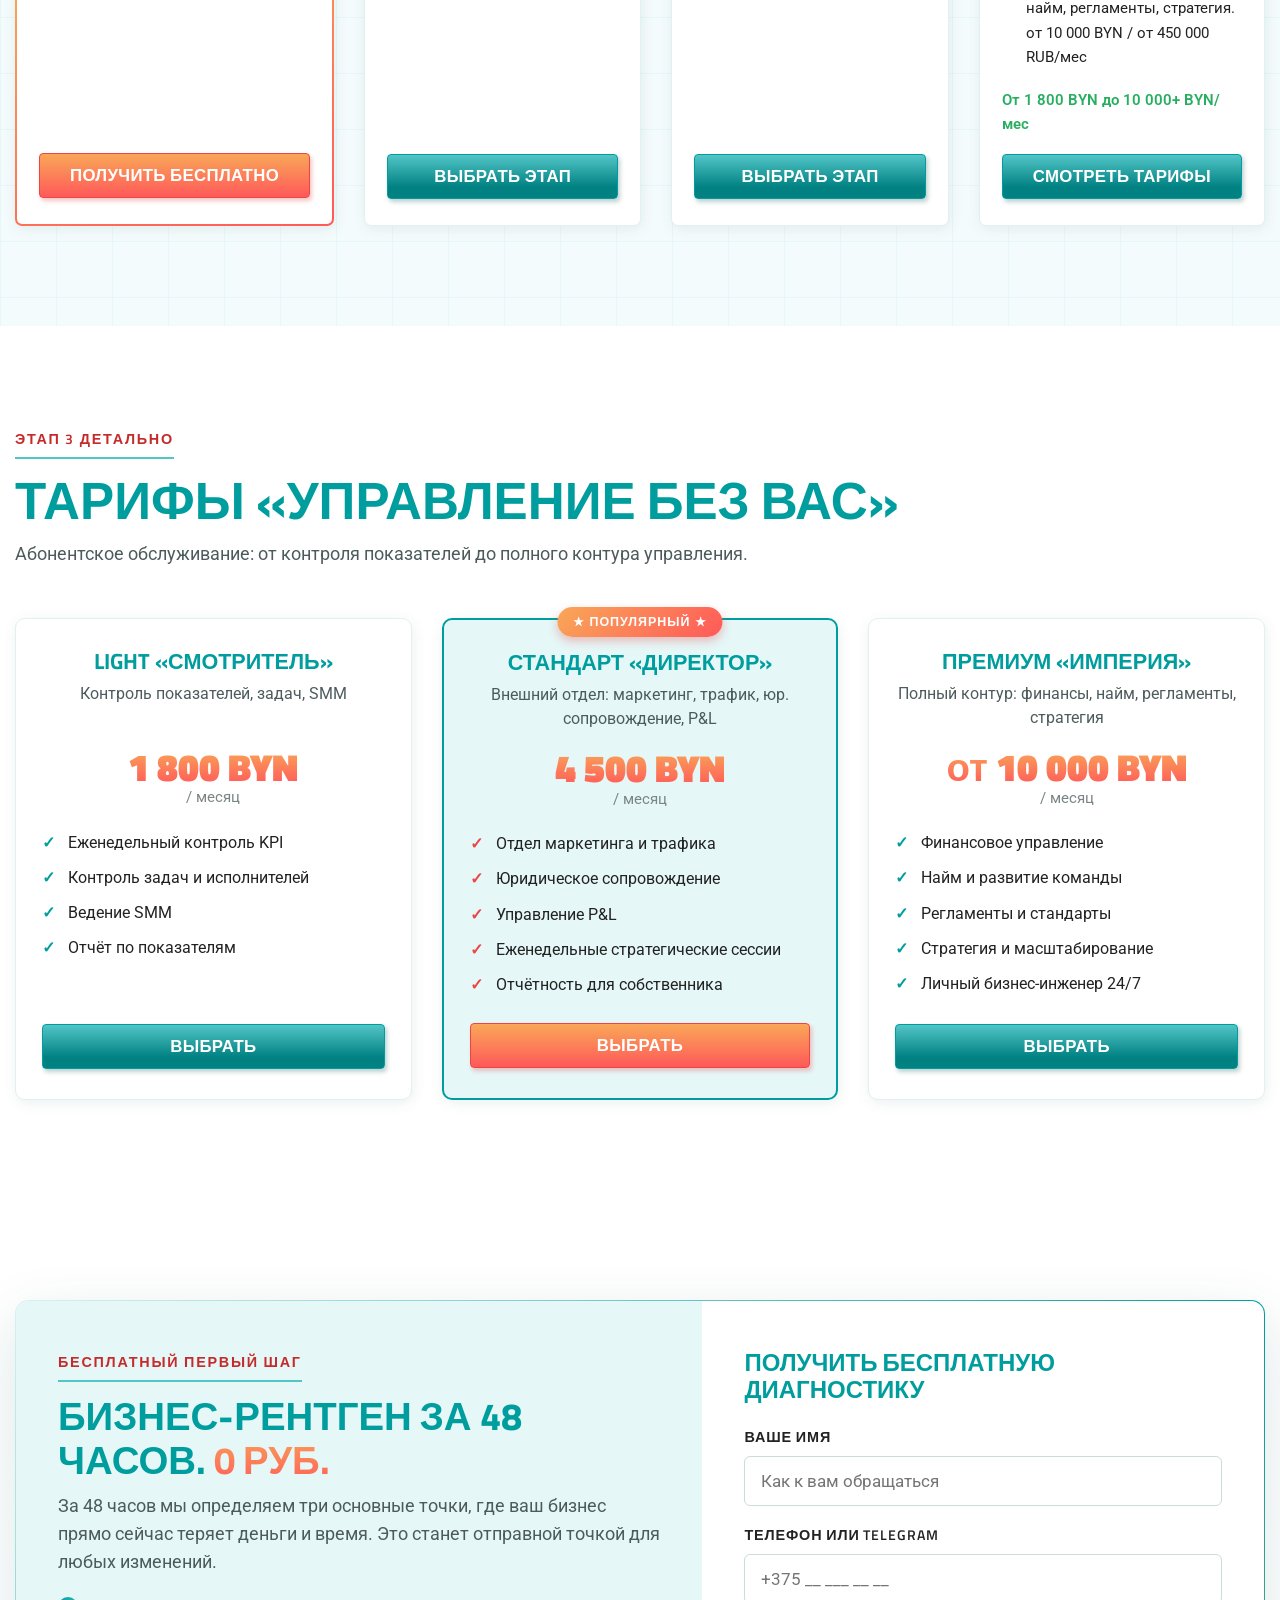
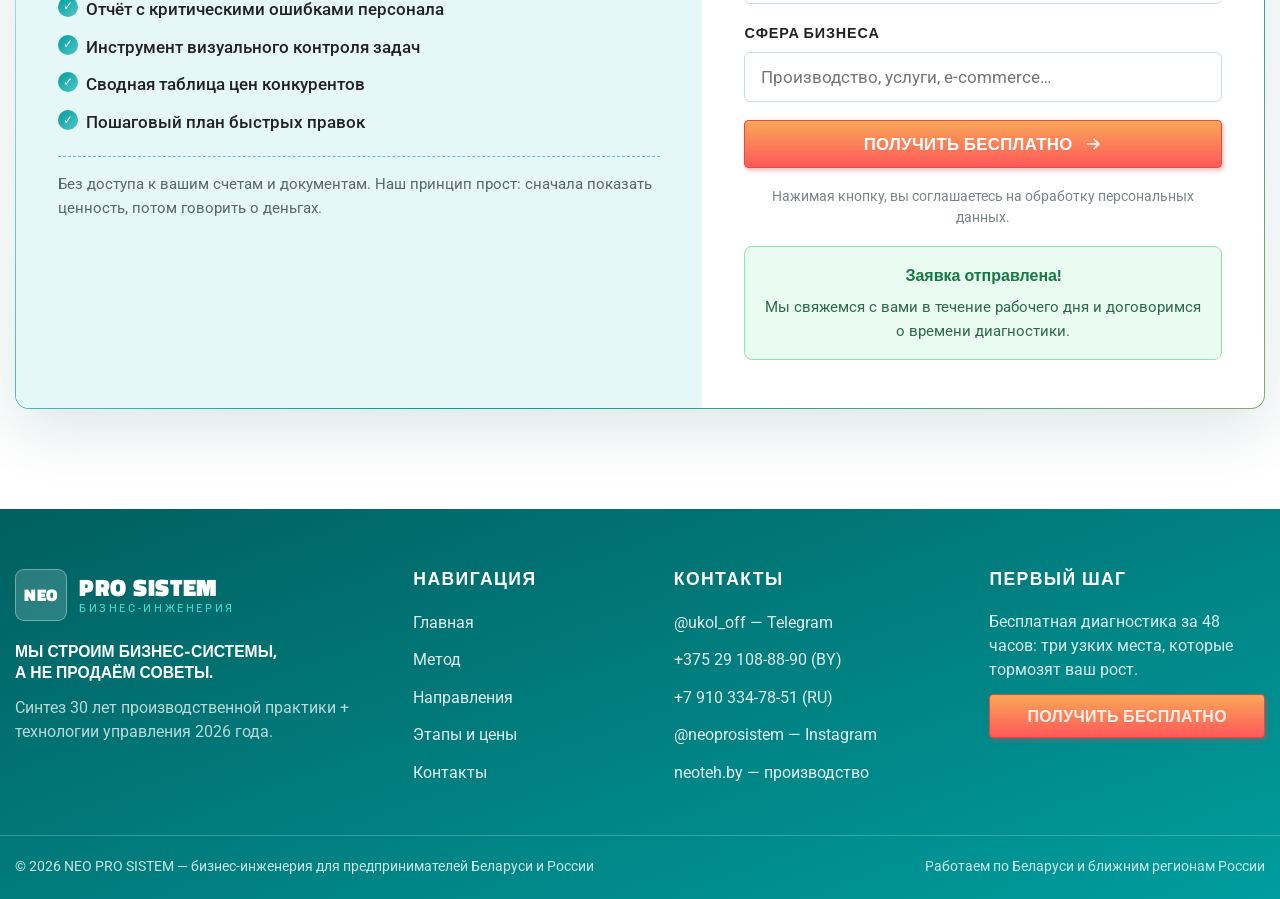
<file: method.html>
<!DOCTYPE html>
<html lang="ru">
<head>
	<meta charset="UTF-8">
	<meta name="google-site-verification" content="e1hO3Fjd4H6FwmbG62NBBOZQJcCk_p2DG-tkmio97oQ" />
	<meta name="yandex-verification" content="6aa965ad751e1e05" />
	<meta name="viewport" content="width=device-width, initial-scale=1">
	<title>Метод бизнес-инженерии — NEO PRO SISTEM</title>
	<meta name="description" content="Как мы разбираем бизнес как систему: разбор, настройка, рост ×2–×5 и автопилот. 4 этапа, бесплатная диагностика за 48 часов.">
	<meta name="robots" content="index, follow, max-image-preview:large">
	<meta name="author" content="NEO PRO SISTEM">
	<link rel="canonical" href="https://horelkinai.github.io/method.html">
	<meta name="geo.region" content="BY-MI">
	<meta name="geo.placename" content="Минск">
	<meta name="theme-color" content="#009D9E">
	<meta name="format-detection" content="telephone=yes">

	<meta property="og:type" content="website">
	<meta property="og:site_name" content="NEO PRO SISTEM">
	<meta property="og:locale" content="ru_RU">
	<meta property="og:title" content="Метод бизнес-инженерии — NEO PRO SISTEM">
	<meta property="og:description" content="Как мы разбираем бизнес как систему: разбор, настройка, рост ×2–×5 и автопилот. 4 этапа, бесплатная диагностика за 48 часов.">
	<meta property="og:url" content="https://neoprosistem.by/method.html">
	<meta property="og:image" content="https://neoprosistem.by/og-image.jpg">
	<meta property="og:image:width" content="1200">
	<meta property="og:image:height" content="630">
	<meta property="og:image:alt" content="NEO PRO SISTEM — бизнес-инженерия для предпринимателей">

	<meta name="twitter:card" content="summary_large_image">
	<meta name="twitter:site" content="@neoprosistem">
	<meta name="twitter:title" content="Метод бизнес-инженерии — NEO PRO SISTEM">
	<meta name="twitter:description" content="Как мы разбираем бизнес как систему: разбор, настройка, рост ×2–×5 и автопилот. 4 этапа, бесплатная диагностика за 48 часов.">
	<meta name="twitter:image" content="https://neoprosistem.by/og-image.jpg">

	<link rel="icon" href="favicon.svg" type="image/svg+xml">

	<link rel="preconnect" href="https://fonts.googleapis.com">
	<link rel="preconnect" href="https://fonts.gstatic.com" crossorigin>
	<link href="https://fonts.googleapis.com/css2?family=Titillium+Web:wght@400;600;700;900&family=Roboto:wght@300;400;500;700&family=Oswald:wght@500;700&display=swap" rel="stylesheet">
	<link rel="stylesheet" href="css/styles.css">

	<script type="application/ld+json">
{
  "@context": "https://schema.org",
  "@graph": [
    {
      "@type": "Organization",
      "@id": "https://neoprosistem.by/#organization",
      "name": "NEO PRO SISTEM",
      "url": "https://neoprosistem.by/",
      "logo": "https://neoprosistem.by/favicon.svg",
      "description": "Бизнес-инженерия для предпринимателей Беларуси и России: строим бизнес-системы, а не продаём советы.",
      "telephone": ["+375 29 108-88-90", "+7 910 334-78-51"],
      "sameAs": ["https://t.me/ukol_off", "https://www.instagram.com/neoprosistem/", "https://neoteh.by/"]
    },
    {
      "@type": "WebPage",
      "@id": "https://neoprosistem.by/method.html#webpage",
      "url": "https://neoprosistem.by/method.html",
      "name": "Метод бизнес-инженерии — NEO PRO SISTEM",
      "description": "Как мы разбираем бизнес как систему: разбор, настройка, рост ×2–×5 и автопилот. 4 этапа, бесплатная диагностика за 48 часов.",
      "inLanguage": "ru",
      "isPartOf": { "@id": "https://neoprosistem.by/#website" }
    },
    {
      "@type": "WebSite",
      "@id": "https://neoprosistem.by/#website",
      "url": "https://neoprosistem.by/",
      "name": "NEO PRO SISTEM — бизнес-инженерия",
      "inLanguage": "ru",
      "publisher": { "@id": "https://neoprosistem.by/#organization" }
    }
  ]
}
</script>
<!-- Yandex.Metrika counter -->
<script type="text/javascript">
    (function(m,e,t,r,i,k,a){
        m[i]=m[i]||function(){(m[i].a=m[i].a||[]).push(arguments)};
        m[i].l=1*new Date();
        for (var j = 0; j < document.scripts.length; j++) {if (document.scripts[j].src === r) { return; }}
        k=e.createElement(t),a=e.getElementsByTagName(t)[0],k.async=1,k.src=r,a.parentNode.insertBefore(k,a)
    })(window, document,'script','https://mc.yandex.ru/metrika/tag.js?id=111419153', 'ym');

    ym(111419153, 'init', {ssr:true, webvisor:true, clickmap:true, ecommerce:"dataLayer", referrer: document.referrer, url: location.href, accurateTrackBounce:true, trackLinks:true});
</script>
<noscript><div><img src="https://mc.yandex.ru/watch/111419153" style="position:absolute; left:-9999px;" alt="" /></div></noscript>
<!-- /Yandex.Metrika counter -->
</head>
<body>




<!-- ======= TOP BAR ======= -->
<div class="top-bar">
	<div class="container top-bar-inner">
		<p class="top-bar-message">Работаем по Беларуси и ближним регионам России</p>
		<div class="top-bar-contacts">
			<a class="top-contact" href="https://t.me/ukol_off" target="_blank" rel="noopener">
				<svg viewBox="0 0 24 24" fill="currentColor" aria-hidden="true"><path d="M11.944 0A12 12 0 0 0 0 12a12 12 0 0 0 12 12 12 12 0 0 0 12-12A12 12 0 0 0 12 0a12 12 0 0 0-.056 0zm4.962 7.224c.1-.002.321.023.465.14a.506.506 0 0 1 .171.325c.016.093.036.306.02.472-.18 1.898-.962 6.502-1.36 8.627-.168.9-.499 1.201-.82 1.23-.696.065-1.225-.46-1.9-.902-1.056-.693-1.653-1.124-2.678-1.8-1.185-.78-.417-1.21.258-1.91.177-.184 3.247-2.977 3.307-3.23.007-.032.014-.15-.056-.212s-.174-.041-.249-.024c-.106.024-1.793 1.14-5.061 3.345-.48.33-.913.49-1.302.48-.428-.008-1.252-.241-1.865-.44-.752-.245-1.349-.374-1.297-.789.027-.216.325-.437.893-.663 3.498-1.524 5.83-2.529 6.998-3.014 3.332-1.386 4.025-1.627 4.476-1.635z"/></svg>
				@ukol_off
			</a>
			<a class="top-contact" href="https://www.instagram.com/neoprosistem/" target="_blank" rel="noopener">
				<svg viewBox="0 0 24 24" fill="currentColor" aria-hidden="true"><path d="M12 2.163c3.204 0 3.584.012 4.85.07 3.252.148 4.771 1.691 4.919 4.919.058 1.265.069 1.645.069 4.849 0 3.205-.012 3.584-.069 4.849-.149 3.225-1.664 4.771-4.919 4.919-1.266.058-1.644.07-4.85.07-3.204 0-3.584-.012-4.849-.07-3.26-.149-4.771-1.699-4.919-4.92-.058-1.265-.07-1.644-.07-4.849 0-3.204.013-3.583.07-4.849.149-3.227 1.664-4.771 4.919-4.919 1.266-.057 1.645-.069 4.849-.069zM12 0C8.741 0 8.333.014 7.053.072 2.695.272.273 2.69.073 7.052.014 8.333 0 8.741 0 12c0 3.259.014 3.668.072 4.948.2 4.358 2.618 6.78 6.98 6.98C8.333 23.986 8.741 24 12 24c3.259 0 3.668-.014 4.948-.072 4.354-.2 6.782-2.618 6.979-6.98.059-1.28.073-1.689.073-4.948 0-3.259-.014-3.667-.072-4.947-.196-4.354-2.617-6.78-6.979-6.98C15.668.014 15.259 0 12 0zm0 5.838a6.162 6.162 0 1 0 0 12.324 6.162 6.162 0 0 0 0-12.324zM12 16a4 4 0 1 1 0-8 4 4 0 0 1 0 8zm6.406-11.845a1.44 1.44 0 1 0 0 2.881 1.44 1.44 0 0 0 0-2.881z"/></svg>
				@neoprosistem
			</a>
			<div class="phones">
				<a href="tel:+375291088890">+375 29 108-88-90</a>
				<a href="tel:+79103347851">+7 910 334-78-51</a>
			</div>
		</div>
	</div>
</div>


<header class="site-header" id="siteHeader">
	<div class="container header-inner">
		<a href="#top" class="logo">
			<img src="assets/logo.gif" alt="NEO PRO SISTEM" class="logo-img">
			<span class="logo-caption">Бизнес инжиниринг</span>
		</a>
		<nav class="main-nav" id="mainNav">
			<a href="index.html">Главная</a>
			<a href="method.html" class="active" aria-current="page">Метод</a>
			<a href="services.html">Направления</a>
			<a href="stages.html">Этапы и цены</a>
			<a href="contacts.html">Контакты</a>
		</nav>
		<a href="#diagnostics" class="button button-primary header-cta">Бесплатная диагностика</a>
		<button class="burger" id="burger" aria-label="Открыть меню" aria-expanded="false">
			<span></span><span></span><span></span>
		</button>
	</div>
</header>


<main>
	<!-- ======= PAGE HERO ======= -->
	<section class="page-hero" id="top">
		<div class="container">
			<div class="breadcrumbs"><a href="index.html">Главная</a><span>→</span><span>Метод</span></div>
			<h1>Разбираем бизнес, <em>как сложный механизм</em></h1>
			<p class="lead">Не консалтинг и не советы — инженерный подход: находим детали, которые тормозят движение, настраиваем или заменяем их, чтобы вся система заработала с новой мощностью.</p>
			<div class="page-hero-cta">
				<a href="#diagnostics" class="button button-accent">Бесплатная диагностика за 48 часов</a>
			</div>
		</div>
	</section>

<!-- ======= METHOD ======= -->
	<section class="section section-method" id="method">
		<div class="section-ghost-text">МЕТОД</div>
		<div class="container">
			<div class="section-title">
				<span class="section-kicker">Что такое бизнес-инженерия</span>
				<h2>Разбираем бизнес, как сложный механизм</h2>
				<p>Находим детали, которые тормозят движение, — настраиваем или заменяем их, чтобы вся система заработала с новой мощностью. Это не бесконечный процесс: он состоит из четырёх понятных этапов — из точки А к бизнесу на автопилоте.</p>
			</div>
			<div class="method-path">
				<div class="method-item">
					<span class="method-num">01</span>
					<h3>Разбор</h3>
					<p>Видим бизнес как систему: узкие места, рычаги роста, утечки прибыли.</p>
				</div>
				<div class="method-arrow"><svg viewBox="0 0 24 24" fill="none" stroke="currentColor" stroke-width="2" aria-hidden="true"><path d="M5 12h14M13 6l6 6-6 6"/></svg></div>
				<div class="method-item">
					<span class="method-num">02</span>
					<h3>Настройка</h3>
					<p>Чиним процессы, маркетинг, продажи и команда работают как одно целое.</p>
				</div>
				<div class="method-arrow"><svg viewBox="0 0 24 24" fill="none" stroke="currentColor" stroke-width="2" aria-hidden="true"><path d="M5 12h14M13 6l6 6-6 6"/></svg></div>
				<div class="method-item">
					<span class="method-num">03</span>
					<h3>Рост</h3>
					<p>Модель масштабирования ×2–×5 с понятной экономикой и конкретной стратегией.</p>
				</div>
				<div class="method-arrow"><svg viewBox="0 0 24 24" fill="none" stroke="currentColor" stroke-width="2" aria-hidden="true"><path d="M5 12h14M13 6l6 6-6 6"/></svg></div>
				<div class="method-item">
					<span class="method-num">04</span>
					<h3>Автопилот</h3>
					<p>Компания работает без вашего круглосуточного участия и вечного контроля.</p>
				</div>
			</div>
		</div>
	</section>

	
<!-- ======= VS ======= -->
	<section class="section section-vs">
		<div class="section-ghost-text section-ghost-text-2">VS</div>
		<div class="container">
			<div class="section-title">
				<span class="section-kicker">Честное сравнение</span>
				<h2>Консультант <em>или</em> инженер?</h2>
				<p>Вы уже платили консультантам. И получили красивую презентацию, которую положили в стол.</p>
			</div>

			<div class="vs-grid">
				<div class="vs-col vs-col-bad">
					<div class="vs-head">
						<h3>Обычный консультант</h3>
						<span class="vs-mark">✕</span>
					</div>
					<ul>
						<li>Даёт рекомендации — и уходит</li>
						<li>Продаёт «лайки», охваты и красивые отчёты</li>
						<li>Работает с теорией из учебников</li>
						<li>Берёт деньги за процесс</li>
					</ul>
					<div class="vs-foot">Исчезает после сдачи проекта</div>
				</div>

				<div class="vs-vs">VS</div>

				<div class="vs-col vs-col-good">
					<div class="vs-head">
						<h3>Бизнес-инженер NEO PRO SISTEM</h3>
						<span class="vs-mark">✓</span>
					</div>
					<ul>
						<li>Строит систему — и остаётся до результата</li>
						<li>Увеличивает выручку и пропускную способность ОП</li>
						<li>30 лет в реальном производстве — знает, сколько стоит час простоя</li>
						<li>Отвечает за результат</li>
					</ul>
					<div class="vs-foot vs-foot-good">Работает рядом — пока система не работает сама</div>
				</div>
			</div>

			<div class="vs-cta">
				<p>Не знаете, какой формат подойдёт вам? Начните с бесплатного экспресс-теста — <strong>за 48 часов вы уже будете знать, что делать.</strong></p>
				<a href="#diagnostics" class="button button-accent">Начать бесплатный тест</a>
			</div>
		</div>
	</section>

	
<!-- ======= STAGES ======= -->
	<section class="section section-stages section-back" id="stages">
		<div class="container">
			<div class="section-title stages-title">
				<div>
					<span class="section-kicker">Воронка продуктов</span>
					<h2>Путь из точки А в точку Б</h2>
					<p>Четыре понятных этапа: сначала показываем ценность, потом говорим о деньгах.</p>
				</div>
				<div class="currency-switch" id="currencySwitch">
					<span class="cs-label">Цены в:</span>
					<button class="cs-btn active" data-currency="byn">BYN</button>
					<button class="cs-btn" data-currency="rub">RUB</button>
				</div>
			</div>

			<div class="stages-list">
				<article class="stage-card stage-0">
					<div class="stage-top">
						<span class="stage-tag">Этап 0</span>
						<span class="stage-price price-free">0 руб.</span>
					</div>
					<h3>«Перезагрузка»</h3>
					<p class="stage-lead">Найдём 3 узких места, которые тормозят ваш рост — за 48 часов.</p>
					<p class="stage-for">Для руководителя, который тратит день на рутину вместо стратегии.</p>
					<ul>
						<li>Проверяем: где теряются деньги, время и буксует операционка</li>
						<li>Отчёт с критическими ошибками персонала</li>
						<li>Инструмент визуального контроля задач</li>
						<li>Сводная таблица цен конкурентов</li>
						<li>Пошаговый план быстрых правок</li>
					</ul>
					<a href="#diagnostics" class="button button-accent w100">Получить бесплатно</a>
				</article>

				<article class="stage-card">
					<div class="stage-top">
						<span class="stage-tag">Этап 1</span>
						<span class="stage-price" data-byn="1 000 BYN" data-rub="45 000 ₽">1 000 BYN</span>
					</div>
					<h3>Цифровой рентген бизнеса</h3>
					<p class="stage-lead">Разбор бизнеса как системы: конкуренты, юнит-экономика, узкие места, рычаги роста.</p>
					<ul>
						<li>5 PDF-отчётов: Разведка, Техплан, Смыслы, Финансы, Партнёры</li>
						<li>Инфографика «Матрица прорыва» — чертёж на карте</li>
						<li>Математика прибыли — реальная юнит-экономика</li>
						<li>Action-план на 7 дней</li>
					</ul>
					<div class="stage-meta">
						<span><b>7 дней</b> — срок</span>
						<span class="stage-ok">Окупается на первой неделе</span>
					</div>
					<a href="#diagnostics" class="button button-primary w100">Выбрать этап</a>
				</article>

				<article class="stage-card">
					<div class="stage-top">
						<span class="stage-tag">Этап 2</span>
						<span class="stage-price" data-byn="4 200 BYN" data-rub="165 000 ₽">4 200 BYN</span>
					</div>
					<h3>Инженерия роста</h3>
					<p class="stage-lead">Выстраиваем бизнес-систему на 90 дней.</p>
					<ul>
						<li>Работающая машина продаж: сайт, трафик</li>
						<li>12 видео + 10 статей Cyber GEO — захват поиска</li>
						<li>Настроенные AI-боты-продавцы — экономия 20 ч/неделю</li>
						<li>Дорожная карта на 3 месяца</li>
					</ul>
					<div class="stage-meta">
						<span><b>14 дней</b> — сборка</span>
						<span><b>90 дней</b> — результат</span>
					</div>
					<a href="#diagnostics" class="button button-primary w100">Выбрать этап</a>
				</article>

				<article class="stage-card">
					<div class="stage-top">
						<span class="stage-tag">Этап 3</span>
						<span class="stage-price" data-byn="от 1 800 BYN/мес" data-rub="от 80 000 ₽/мес">от 1 800 BYN/мес</span>
					</div>
					<h3>Управление без вашего присутствия</h3>
					<p class="stage-lead">Вы перестаёте быть «главным по всему». Выберите формат внешнего управления:</p>
					<ul>
						<li>LIGHT «Смотритель» — контроль показателей, задачи, SMM. 1 800 BYN / 80 000 RUB/мес</li>
						<li>СТАНДАРТ «Директор» (★ Популярный ★) — внешний отдел маркетинга, трафик, юридическое сопровождение, P&amp;L. 4 500 BYN / 195 000 RUB/мес</li>
						<li>ПРЕМИУМ «Империя» — полный контур: финансы, найм, регламенты, стратегия. от 10 000 BYN / от 450 000 RUB/мес</li>
					</ul>
					<div class="stage-meta">
						<span class="stage-ok">От 1 800 BYN до 10 000+ BYN/мес</span>
					</div>
					<a href="#tariffs" class="button button-primary w100">Смотреть тарифы</a>
				</article>
			</div>
		</div>
	</section>

	
<!-- ======= TARIFFS ======= -->
	<section class="section section-tariffs" id="tariffs">
		<div class="container">
			<div class="section-title">
				<span class="section-kicker">Этап 3 детально</span>
				<h2>Тарифы «Управление без вас»</h2>
				<p>Абонентское обслуживание: от контроля показателей до полного контура управления.</p>
			</div>
			<div class="tariffs-grid">
				<article class="tariff-card">
					<h3>LIGHT «Смотритель»</h3>
					<p class="tariff-desc">Контроль показателей, задач, SMM</p>
					<p class="tariff-price" data-byn="1 800 BYN" data-rub="80 000 ₽">1 800 BYN</p>
					<span class="tariff-period">/ месяц</span>
					<ul>
						<li>Еженедельный контроль KPI</li>
						<li>Контроль задач и исполнителей</li>
						<li>Ведение SMM</li>
						<li>Отчёт по показателям</li>
					</ul>
					<a href="#diagnostics" class="button button-primary w100">Выбрать</a>
				</article>
				<article class="tariff-card active">
					<h3>СТАНДАРТ «Директор»</h3>
					<p class="tariff-desc">Внешний отдел: маркетинг, трафик, юр. сопровождение, P&L</p>
					<p class="tariff-price" data-byn="4 500 BYN" data-rub="195 000 ₽">4 500 BYN</p>
					<span class="tariff-period">/ месяц</span>
					<ul>
						<li>Отдел маркетинга и трафика</li>
						<li>Юридическое сопровождение</li>
						<li>Управление P&amp;L</li>
						<li>Еженедельные стратегические сессии</li>
						<li>Отчётность для собственника</li>
					</ul>
					<a href="#diagnostics" class="button button-accent w100">Выбрать</a>
				</article>
				<article class="tariff-card">
					<h3>ПРЕМИУМ «Империя»</h3>
					<p class="tariff-desc">Полный контур: финансы, найм, регламенты, стратегия</p>
					<p class="tariff-price" data-byn="от 10 000 BYN" data-rub="от 450 000 ₽">от 10 000 BYN</p>
					<span class="tariff-period">/ месяц</span>
					<ul>
						<li>Финансовое управление</li>
						<li>Найм и развитие команды</li>
						<li>Регламенты и стандарты</li>
						<li>Стратегия и масштабирование</li>
						<li>Личный бизнес-инженер 24/7</li>
					</ul>
					<a href="#diagnostics" class="button button-primary w100">Выбрать</a>
				</article>
			</div>
		</div>
	</section>

	
<!-- ======= DIAGNOSTICS ======= -->
	<section class="section section-diagnostics" id="diagnostics">
		<div class="container">
			<div class="diag-card">
				<div class="diag-info">
					<span class="section-kicker">Бесплатный первый шаг</span>
					<h2>Бизнес-рентген за 48 часов. <em>0 руб.</em></h2>
					<p>За 48 часов мы определяем три основные точки, где ваш бизнес прямо сейчас теряет деньги и время. Это станет отправной точкой для любых изменений.</p>
					<ul>
						<li>Отчёт с критическими ошибками персонала</li>
						<li>Инструмент визуального контроля задач</li>
						<li>Сводная таблица цен конкурентов</li>
						<li>Пошаговый план быстрых правок</li>
					</ul>
					<p class="diag-note">Без доступа к вашим счетам и документам. Наш принцип прост: сначала показать ценность, потом говорить о деньгах.</p>
				</div>
				<form class="diag-form" id="diagForm" novalidate>
					<h3>Получить бесплатную диагностику</h3>
					<label>
						<span>Ваше имя</span>
						<input type="text" name="name" placeholder="Как к вам обращаться" required>
					</label>
					<label>
						<span>Телефон или Telegram</span>
						<input type="text" name="contact" placeholder="+375 __ ___ __ __" required>
					</label>
					<label>
						<span>Сфера бизнеса</span>
						<input type="text" name="sphere" placeholder="Производство, услуги, e-commerce…">
					</label>
					<button type="submit" class="button button-accent w100">Получить бесплатно
						<svg viewBox="0 0 24 24" fill="none" stroke="currentColor" stroke-width="2" aria-hidden="true"><path d="M5 12h14M13 6l6 6-6 6"/></svg>
					</button>
					<p class="form-note">Нажимая кнопку, вы соглашаетесь на обработку персональных данных.</p>
					<div class="form-success" id="formSuccess" hidden>
						<strong>Заявка отправлена!</strong>
						<span>Мы свяжемся с вами в течение рабочего дня и договоримся о времени диагностики.</span>
					</div>
				</form>
			</div>
		</div>
	</section>

	
</main>



<!-- ======= FOOTER ======= -->
<footer class="site-footer">
	<div class="container footer-top">
		<div class="footer-col">
			<a href="#top" class="logo logo-footer">
				<span class="logo-mark">NEO</span>
				<span class="logo-text">PRO SISTEM<small>бизнес-инженерия</small></span>
			</a>
			<p class="footer-slogan">Мы строим бизнес-системы,<br>а не продаём советы.</p>
			<p class="footer-synth">Синтез 30 лет производственной практики + технологии управления 2026 года.</p>
		</div>
		<div class="footer-col">
			<h3>Навигация</h3>
			<a href="index.html">Главная</a>
			<a href="method.html">Метод</a>
			<a href="services.html">Направления</a>
			<a href="stages.html">Этапы и цены</a>
			<a href="contacts.html">Контакты</a>
		</div>
		<div class="footer-col">
			<h3>Контакты</h3>
			<a href="https://t.me/ukol_off" target="_blank" rel="noopener">@ukol_off — Telegram</a>
			<a href="tel:+375291088890">+375 29 108-88-90 (BY)</a>
			<a href="tel:+79103347851">+7 910 334-78-51 (RU)</a>
			<a href="https://www.instagram.com/neoprosistem/" target="_blank" rel="noopener">@neoprosistem — Instagram</a>
			<a href="https://neoteh.by" target="_blank" rel="noopener">neoteh.by — производство</a>
		</div>
		<div class="footer-col">
			<h3>Первый шаг</h3>
			<p>Бесплатная диагностика за 48 часов: три узких места, которые тормозят ваш рост.</p>
			<a href="#diagnostics" class="button button-accent">Получить бесплатно</a>
		</div>
	</div>
	<div class="footer-bottom">
		<div class="container">
			<p>© 2026 NEO PRO SISTEM — бизнес-инженерия для предпринимателей Беларуси и России</p>
			<p>Работаем по Беларуси и ближним регионам России</p>
		</div>
	</div>
</footer>

<button class="back-to-top" id="backToTop" aria-label="Наверх">
	<svg viewBox="0 0 24 24" fill="none" stroke="currentColor" stroke-width="2" aria-hidden="true"><path d="M12 19V5M5 12l7-7 7 7"/></svg>
</button>

<!-- ======= LIGHTBOX: сертификат ======= -->
<div class="lightbox" id="certLightbox" role="dialog" aria-modal="true" aria-label="Сертификат крупным планом" hidden>
	<div class="lightbox-backdrop" data-cert-close></div>
	<div class="lightbox-panel">
		<button class="lightbox-close" type="button" data-cert-close aria-label="Закрыть">
			<svg viewBox="0 0 24 24" fill="none" stroke="currentColor" stroke-width="2" aria-hidden="true"><path d="M6 6l12 12M18 6L6 18"/></svg>
		</button>
		<img src="assets/certificate.png" alt="Сертификат участника конференции «Цифровые решения для бизнеса» 2026" width="2481" height="3508" loading="lazy">
		<p class="lightbox-caption">Сертификат участника конференции «Цифровые решения для бизнеса» • 2026</p>
	</div>
</div>

<!-- ======= КОНТАКТНАЯ ПАНЕЛЬ (сбоку) ======= -->
<aside class="contacts-rail" aria-label="Контакты NEO PRO SISTEM">
	<a class="rail-link" href="https://t.me/ukol_off" target="_blank" rel="noopener" title="Telegram @ukol_off">
		<svg viewBox="0 0 24 24" fill="currentColor" aria-hidden="true"><path d="M11.944 0A12 12 0 0 0 0 12a12 12 0 0 0 12 12 12 12 0 0 0 12-12A12 12 0 0 0 12 0a12 12 0 0 0-.056 0zm4.962 7.224c.1-.002.321.023.465.14a.506.506 0 0 1 .171.325c.016.093.036.306.02.472-.18 1.898-.962 6.502-1.36 8.627-.168.9-.499 1.201-.82 1.23-.696.065-1.225-.46-1.9-.902-1.056-.693-1.653-1.124-2.678-1.8-1.185-.78-.417-1.21.258-1.91.177-.184 3.247-2.977 3.307-3.23.007-.032.014-.15-.056-.212s-.174-.041-.249-.024c-.106.024-1.793 1.14-5.061 3.345-.48.33-.913.49-1.302.48-.428-.008-1.252-.241-1.865-.44-.752-.245-1.349-.374-1.297-.789.027-.216.325-.437.893-.663 3.498-1.524 5.83-2.529 6.998-3.014 3.332-1.386 4.025-1.627 4.476-1.635z"/></svg>
		<span>Telegram</span>
	</a>
	<a class="rail-link" href="https://www.instagram.com/neoprosistem/" target="_blank" rel="noopener" title="Instagram @neoprosistem">
		<svg viewBox="0 0 24 24" fill="currentColor" aria-hidden="true"><path d="M12 2.163c3.204 0 3.584.012 4.85.07 3.252.148 4.771 1.691 4.919 4.919.058 1.265.069 1.645.069 4.849 0 3.205-.012 3.584-.069 4.849-.149 3.225-1.664 4.771-4.919 4.919-1.266.058-1.644.07-4.85.07-3.204 0-3.584-.012-4.849-.07-3.26-.149-4.771-1.699-4.919-4.92-.058-1.265-.07-1.644-.07-4.849 0-3.204.013-3.583.07-4.849.149-3.227 1.664-4.771 4.919-4.919 1.266-.057 1.645-.069 4.849-.069zM12 0C8.741 0 8.333.014 7.053.072 2.695.272.273 2.69.073 7.052.014 8.333 0 8.741 0 12c0 3.259.014 3.668.072 4.948.2 4.358 2.618 6.78 6.98 6.98C8.333 23.986 8.741 24 12 24c3.259 0 3.668-.014 4.948-.072 4.354-.2 6.782-2.618 6.979-6.98.059-1.28.073-1.689.073-4.948 0-3.259-.014-3.667-.072-4.947-.196-4.354-2.617-6.78-6.979-6.98C15.668.014 15.259 0 12 0zm0 5.838a6.162 6.162 0 1 0 0 12.324 6.162 6.162 0 0 0 0-12.324zM12 16a4 4 0 1 1 0-8 4 4 0 0 1 0 8zm6.406-11.845a1.44 1.44 0 1 0 0 2.881 1.44 1.44 0 0 0 0-2.881z"/></svg>
		<span>Instagram</span>
	</a>
	<a class="rail-link" href="tel:+375291088890" title="Телефон Беларусь">
		<svg viewBox="0 0 24 24" fill="none" stroke="currentColor" stroke-width="2" aria-hidden="true"><path d="M22 16.92v3a2 2 0 0 1-2.18 2 19.79 19.79 0 0 1-8.63-3.07 19.5 19.5 0 0 1-6-6 19.79 19.79 0 0 1-3.07-8.67A2 2 0 0 1 4.11 2h3a2 2 0 0 1 2 1.72c.127.96.361 1.903.7 2.81a2 2 0 0 1-.45 2.11L8.09 9.91a16 16 0 0 0 6 6l1.27-1.27a2 2 0 0 1 2.11-.45c.907.339 1.85.573 2.81.7A2 2 0 0 1 22 16.92z"/></svg>
		<span>+375 29 108-88-90</span>
	</a>
	<a class="rail-link" href="tel:+79103347851" title="Телефон Россия">
		<svg viewBox="0 0 24 24" fill="none" stroke="currentColor" stroke-width="2" aria-hidden="true"><path d="M22 16.92v3a2 2 0 0 1-2.18 2 19.79 19.79 0 0 1-8.63-3.07 19.5 19.5 0 0 1-6-6 19.79 19.79 0 0 1-3.07-8.67A2 2 0 0 1 4.11 2h3a2 2 0 0 1 2 1.72c.127.96.361 1.903.7 2.81a2 2 0 0 1-.45 2.11L8.09 9.91a16 16 0 0 0 6 6l1.27-1.27a2 2 0 0 1 2.11-.45c.907.339 1.85.573 2.81.7A2 2 0 0 1 22 16.92z"/></svg>
		<span>+7 910 334-78-51</span>
	</a>
	<a class="rail-link rail-cta" href="#diagnostics" title="Бесплатная диагностика">
		<svg viewBox="0 0 24 24" fill="none" stroke="currentColor" stroke-width="2" aria-hidden="true"><path d="M12 2l8 4v6c0 5-3.5 8.5-8 10-4.5-1.5-8-5-8-10V6l8-4z"/><path d="M9 12l2 2 4-4"/></svg>
		<span>Диагностика</span>
	</a>
</aside>

<!-- ======= ИИ-АССИСТЕНТ ======= -->
<div class="ai-chat" id="aiChat">
	<button class="ai-chat-launcher" id="aiChatLauncher" type="button" aria-expanded="false" aria-controls="aiChatWindow" aria-label="Открыть чат с ИИ-ассистентом">
		<svg class="ai-launcher-open" viewBox="0 0 24 24" fill="none" stroke="currentColor" stroke-width="2" aria-hidden="true"><path d="M21 11.5a8.38 8.38 0 0 1-.9 3.8 8.5 8.5 0 0 1-7.6 4.7 8.38 8.38 0 0 1-3.8-.9L3 21l1.9-5.7a8.38 8.38 0 0 1-.9-3.8 8.5 8.5 0 0 1 4.7-7.6 8.38 8.38 0 0 1 3.8-.9h.5a8.48 8.48 0 0 1 8 8v.5z"/></svg>
		<svg class="ai-launcher-close" viewBox="0 0 24 24" fill="none" stroke="currentColor" stroke-width="2" aria-hidden="true"><path d="M6 6l12 12M18 6L6 18"/></svg>
		<span>ИИ-ассистент</span>
	</button>

	<div class="ai-chat-window" id="aiChatWindow" role="dialog" aria-label="Чат с ИИ-ассистентом" aria-hidden="true">
		<div class="ai-chat-head">
			<div class="ai-chat-title">
				<span class="ai-chat-badge">ИИ</span>
				<div>
					<b>Ассистент NEO PRO SISTEM</b>
					<small>Отвечает на вопросы по сайту</small>
				</div>
			</div>
			<button class="ai-chat-close" id="aiChatClose" type="button" aria-label="Закрыть чат">
				<svg viewBox="0 0 24 24" fill="none" stroke="currentColor" stroke-width="2" aria-hidden="true"><path d="M6 6l12 12M18 6L6 18"/></svg>
			</button>
		</div>
		<div class="ai-chat-body" id="aiChatBody">
			<div class="ai-msg ai-msg-bot">
				Здравствуйте! Я ИИ-ассистент NEO PRO SISTEM 👋 Подскажу по методу, направлениям, этапам и ценам. Что вас интересует?
			</div>
			<div class="ai-chips">
				<button type="button" class="ai-chip" data-q="Сколько стоит диагностика?">Цены</button>
				<button type="button" class="ai-chip" data-q="Что такое бизнес-инженерия?">Метод</button>
				<button type="button" class="ai-chip" data-q="Как начать работу?">Как начать</button>
				<button type="button" class="ai-chip" data-q="Какие есть контакты?">Контакты</button>
			</div>
		</div>
		<form class="ai-chat-form" id="aiChatForm">
			<input type="text" id="aiChatInput" placeholder="Напишите вопрос…" autocomplete="off" aria-label="Ваш вопрос">
			<button type="submit" class="ai-chat-send" aria-label="Отправить">
				<svg viewBox="0 0 24 24" fill="currentColor" aria-hidden="true"><path d="M2.01 21L23 12 2.01 3 2 10l15 2-15 2z"/></svg>
			</button>
		</form>
		<div class="ai-chat-foot">
			<a href="https://t.me/ukol_off" target="_blank" rel="noopener">Telegram @ukol_off</a>
			<a href="https://www.instagram.com/neoprosistem/" target="_blank" rel="noopener">Instagram</a>
			<a href="tel:+375291088890">+375 29 108-88-90</a>
			<a href="tel:+79103347851">+7 910 334-78-51</a>
		</div>
	</div>
</div>

<script src="js/main.js"></script>
</body>
</html>
</file>
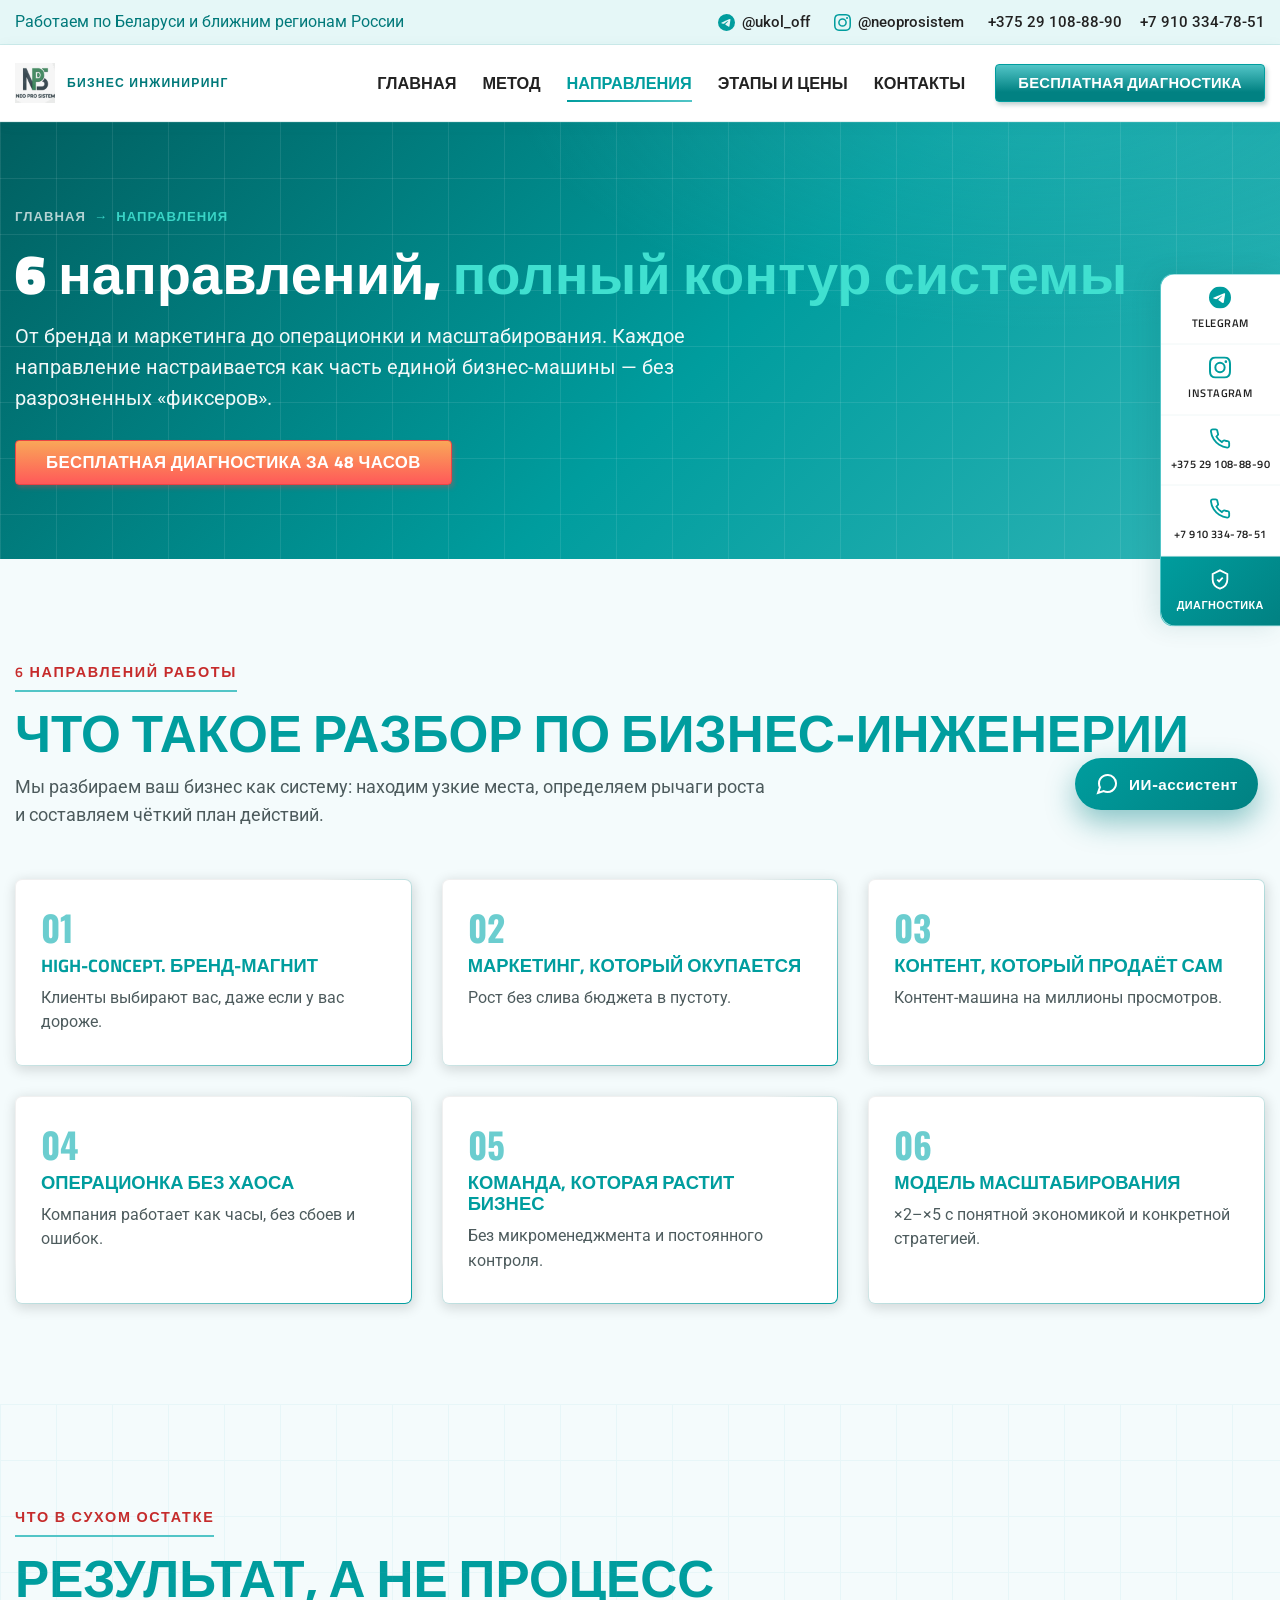
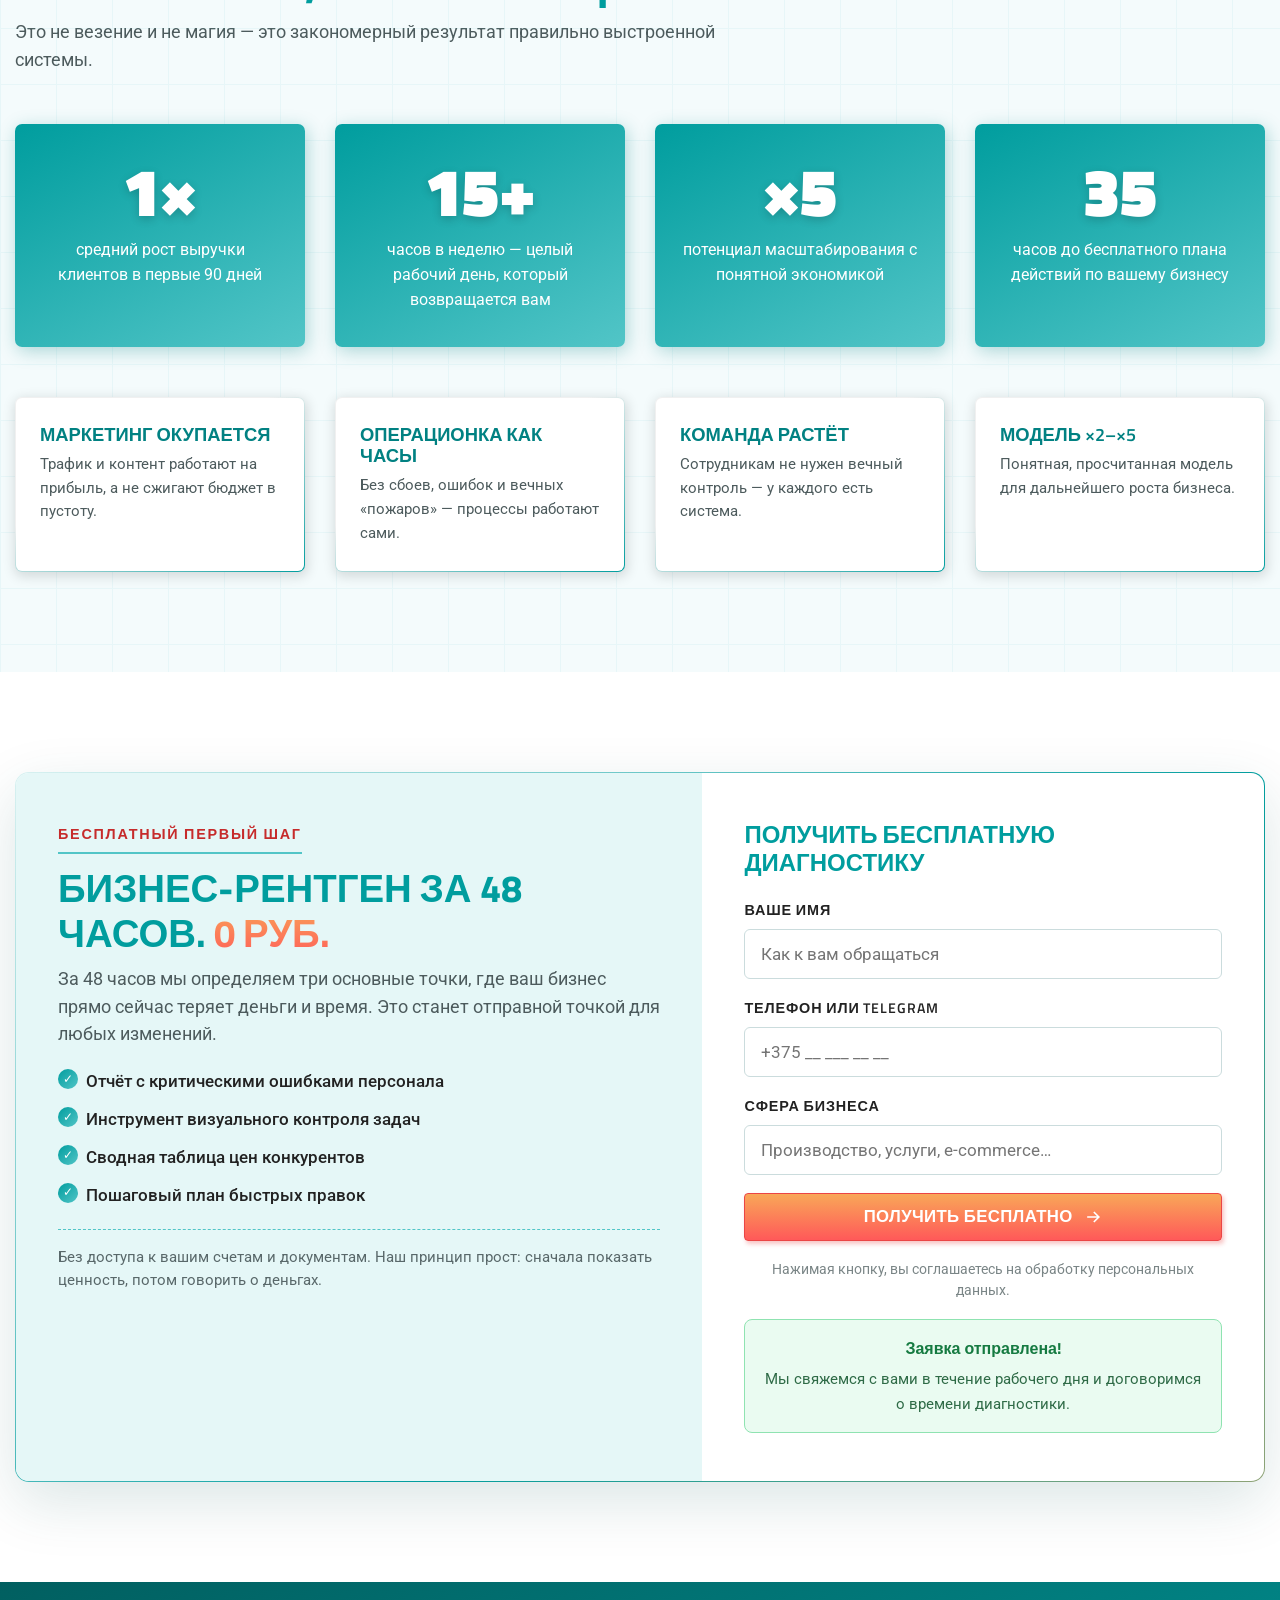
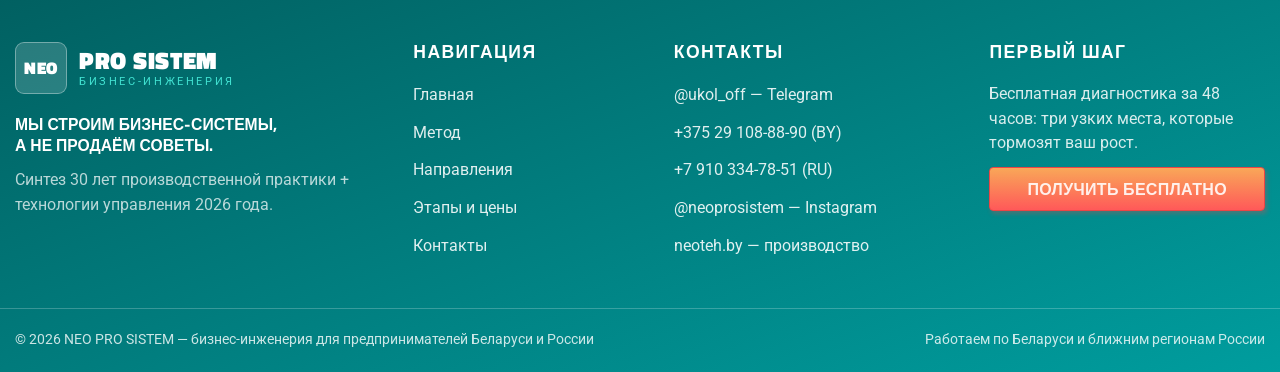
<file: services.html>
<!DOCTYPE html>
<html lang="ru">
<head>
	<meta charset="UTF-8">
	<meta name="google-site-verification" content="e1hO3Fjd4H6FwmbG62NBBOZQJcCk_p2DG-tkmio97oQ" />
	<meta name="yandex-verification" content="6aa965ad751e1e05" />
	<meta name="viewport" content="width=device-width, initial-scale=1">
	<title>Направления работы — NEO PRO SISTEM | 6 блоков бизнес-системы</title>
	<meta name="description" content="Бренд-магнит, маркетинг, контент, операционка, команда и масштабирование ×2–×5. Полный контур бизнес-системы под ключ.">
	<meta name="robots" content="index, follow, max-image-preview:large">
	<meta name="author" content="NEO PRO SISTEM">
	<link rel="canonical" href="https://horelkinai.github.io/services.html">
	<meta name="geo.region" content="BY-MI">
	<meta name="geo.placename" content="Минск">
	<meta name="theme-color" content="#009D9E">
	<meta name="format-detection" content="telephone=yes">

	<meta property="og:type" content="website">
	<meta property="og:site_name" content="NEO PRO SISTEM">
	<meta property="og:locale" content="ru_RU">
	<meta property="og:title" content="Направления работы — NEO PRO SISTEM | 6 блоков бизнес-системы">
	<meta property="og:description" content="Бренд-магнит, маркетинг, контент, операционка, команда и масштабирование ×2–×5. Полный контур бизнес-системы под ключ.">
	<meta property="og:url" content="https://neoprosistem.by/services.html">
	<meta property="og:image" content="https://neoprosistem.by/og-image.jpg">
	<meta property="og:image:width" content="1200">
	<meta property="og:image:height" content="630">
	<meta property="og:image:alt" content="NEO PRO SISTEM — бизнес-инженерия для предпринимателей">

	<meta name="twitter:card" content="summary_large_image">
	<meta name="twitter:site" content="@neoprosistem">
	<meta name="twitter:title" content="Направления работы — NEO PRO SISTEM | 6 блоков бизнес-системы">
	<meta name="twitter:description" content="Бренд-магнит, маркетинг, контент, операционка, команда и масштабирование ×2–×5. Полный контур бизнес-системы под ключ.">
	<meta name="twitter:image" content="https://neoprosistem.by/og-image.jpg">

	<link rel="icon" href="favicon.svg" type="image/svg+xml">

	<link rel="preconnect" href="https://fonts.googleapis.com">
	<link rel="preconnect" href="https://fonts.gstatic.com" crossorigin>
	<link href="https://fonts.googleapis.com/css2?family=Titillium+Web:wght@400;600;700;900&family=Roboto:wght@300;400;500;700&family=Oswald:wght@500;700&display=swap" rel="stylesheet">
	<link rel="stylesheet" href="css/styles.css">

	<script type="application/ld+json">
{
  "@context": "https://schema.org",
  "@graph": [
    {
      "@type": "Organization",
      "@id": "https://neoprosistem.by/#organization",
      "name": "NEO PRO SISTEM",
      "url": "https://neoprosistem.by/",
      "logo": "https://neoprosistem.by/favicon.svg",
      "description": "Бизнес-инженерия для предпринимателей Беларуси и России: строим бизнес-системы, а не продаём советы.",
      "telephone": ["+375 29 108-88-90", "+7 910 334-78-51"],
      "sameAs": ["https://t.me/ukol_off", "https://www.instagram.com/neoprosistem/", "https://neoteh.by/"]
    },
    {
      "@type": "WebPage",
      "@id": "https://neoprosistem.by/services.html#webpage",
      "url": "https://neoprosistem.by/services.html",
      "name": "Направления работы — NEO PRO SISTEM | 6 блоков бизнес-системы",
      "description": "Бренд-магнит, маркетинг, контент, операционка, команда и масштабирование ×2–×5. Полный контур бизнес-системы под ключ.",
      "inLanguage": "ru",
      "isPartOf": { "@id": "https://neoprosistem.by/#website" }
    },
    {
      "@type": "WebSite",
      "@id": "https://neoprosistem.by/#website",
      "url": "https://neoprosistem.by/",
      "name": "NEO PRO SISTEM — бизнес-инженерия",
      "inLanguage": "ru",
      "publisher": { "@id": "https://neoprosistem.by/#organization" }
    }
  ]
}
</script>
<!-- Yandex.Metrika counter -->
<script type="text/javascript">
    (function(m,e,t,r,i,k,a){
        m[i]=m[i]||function(){(m[i].a=m[i].a||[]).push(arguments)};
        m[i].l=1*new Date();
        for (var j = 0; j < document.scripts.length; j++) {if (document.scripts[j].src === r) { return; }}
        k=e.createElement(t),a=e.getElementsByTagName(t)[0],k.async=1,k.src=r,a.parentNode.insertBefore(k,a)
    })(window, document,'script','https://mc.yandex.ru/metrika/tag.js?id=111419153', 'ym');

    ym(111419153, 'init', {ssr:true, webvisor:true, clickmap:true, ecommerce:"dataLayer", referrer: document.referrer, url: location.href, accurateTrackBounce:true, trackLinks:true});
</script>
<noscript><div><img src="https://mc.yandex.ru/watch/111419153" style="position:absolute; left:-9999px;" alt="" /></div></noscript>
<!-- /Yandex.Metrika counter -->
</head>
<body>




<!-- ======= TOP BAR ======= -->
<div class="top-bar">
	<div class="container top-bar-inner">
		<p class="top-bar-message">Работаем по Беларуси и ближним регионам России</p>
		<div class="top-bar-contacts">
			<a class="top-contact" href="https://t.me/ukol_off" target="_blank" rel="noopener">
				<svg viewBox="0 0 24 24" fill="currentColor" aria-hidden="true"><path d="M11.944 0A12 12 0 0 0 0 12a12 12 0 0 0 12 12 12 12 0 0 0 12-12A12 12 0 0 0 12 0a12 12 0 0 0-.056 0zm4.962 7.224c.1-.002.321.023.465.14a.506.506 0 0 1 .171.325c.016.093.036.306.02.472-.18 1.898-.962 6.502-1.36 8.627-.168.9-.499 1.201-.82 1.23-.696.065-1.225-.46-1.9-.902-1.056-.693-1.653-1.124-2.678-1.8-1.185-.78-.417-1.21.258-1.91.177-.184 3.247-2.977 3.307-3.23.007-.032.014-.15-.056-.212s-.174-.041-.249-.024c-.106.024-1.793 1.14-5.061 3.345-.48.33-.913.49-1.302.48-.428-.008-1.252-.241-1.865-.44-.752-.245-1.349-.374-1.297-.789.027-.216.325-.437.893-.663 3.498-1.524 5.83-2.529 6.998-3.014 3.332-1.386 4.025-1.627 4.476-1.635z"/></svg>
				@ukol_off
			</a>
			<a class="top-contact" href="https://www.instagram.com/neoprosistem/" target="_blank" rel="noopener">
				<svg viewBox="0 0 24 24" fill="currentColor" aria-hidden="true"><path d="M12 2.163c3.204 0 3.584.012 4.85.07 3.252.148 4.771 1.691 4.919 4.919.058 1.265.069 1.645.069 4.849 0 3.205-.012 3.584-.069 4.849-.149 3.225-1.664 4.771-4.919 4.919-1.266.058-1.644.07-4.85.07-3.204 0-3.584-.012-4.849-.07-3.26-.149-4.771-1.699-4.919-4.92-.058-1.265-.07-1.644-.07-4.849 0-3.204.013-3.583.07-4.849.149-3.227 1.664-4.771 4.919-4.919 1.266-.057 1.645-.069 4.849-.069zM12 0C8.741 0 8.333.014 7.053.072 2.695.272.273 2.69.073 7.052.014 8.333 0 8.741 0 12c0 3.259.014 3.668.072 4.948.2 4.358 2.618 6.78 6.98 6.98C8.333 23.986 8.741 24 12 24c3.259 0 3.668-.014 4.948-.072 4.354-.2 6.782-2.618 6.979-6.98.059-1.28.073-1.689.073-4.948 0-3.259-.014-3.667-.072-4.947-.196-4.354-2.617-6.78-6.979-6.98C15.668.014 15.259 0 12 0zm0 5.838a6.162 6.162 0 1 0 0 12.324 6.162 6.162 0 0 0 0-12.324zM12 16a4 4 0 1 1 0-8 4 4 0 0 1 0 8zm6.406-11.845a1.44 1.44 0 1 0 0 2.881 1.44 1.44 0 0 0 0-2.881z"/></svg>
				@neoprosistem
			</a>
			<div class="phones">
				<a href="tel:+375291088890">+375 29 108-88-90</a>
				<a href="tel:+79103347851">+7 910 334-78-51</a>
			</div>
		</div>
	</div>
</div>


<header class="site-header" id="siteHeader">
	<div class="container header-inner">
		<a href="#top" class="logo">
			<img src="assets/logo.gif" alt="NEO PRO SISTEM" class="logo-img">
			<span class="logo-caption">Бизнес инжиниринг</span>
		</a>
		<nav class="main-nav" id="mainNav">
			<a href="index.html">Главная</a>
			<a href="method.html">Метод</a>
			<a href="services.html" class="active" aria-current="page">Направления</a>
			<a href="stages.html">Этапы и цены</a>
			<a href="contacts.html">Контакты</a>
		</nav>
		<a href="#diagnostics" class="button button-primary header-cta">Бесплатная диагностика</a>
		<button class="burger" id="burger" aria-label="Открыть меню" aria-expanded="false">
			<span></span><span></span><span></span>
		</button>
	</div>
</header>


<main>
	<!-- ======= PAGE HERO ======= -->
	<section class="page-hero" id="top">
		<div class="container">
			<div class="breadcrumbs"><a href="index.html">Главная</a><span>→</span><span>Направления</span></div>
			<h1>6 направлений, <em>полный контур системы</em></h1>
			<p class="lead">От бренда и маркетинга до операционки и масштабирования. Каждое направление настраивается как часть единой бизнес-машины — без разрозненных «фиксеров».</p>
			<div class="page-hero-cta">
				<a href="#diagnostics" class="button button-accent">Бесплатная диагностика за 48 часов</a>
			</div>
		</div>
	</section>

<!-- ======= DIRECTIONS ======= -->
	<section class="section section-directions" id="directions">
		<div class="container">
			<div class="section-title">
				<span class="section-kicker">6 направлений работы</span>
				<h2>Что такое разбор по бизнес-инженерии</h2>
				<p>Мы разбираем ваш бизнес как систему: находим узкие места, определяем рычаги роста и составляем чёткий план действий.</p>
			</div>
			<div class="cards-3">
				<article class="card dir-card">
					<span class="dir-num">01</span>
					<h3>High-concept. Бренд-магнит</h3>
					<p>Клиенты выбирают вас, даже если у вас дороже.</p>
				</article>
				<article class="card dir-card">
					<span class="dir-num">02</span>
					<h3>Маркетинг, который окупается</h3>
					<p>Рост без слива бюджета в пустоту.</p>
				</article>
				<article class="card dir-card">
					<span class="dir-num">03</span>
					<h3>Контент, который продаёт сам</h3>
					<p>Контент-машина на миллионы просмотров.</p>
				</article>
				<article class="card dir-card">
					<span class="dir-num">04</span>
					<h3>Операционка без хаоса</h3>
					<p>Компания работает как часы, без сбоев и ошибок.</p>
				</article>
				<article class="card dir-card">
					<span class="dir-num">05</span>
					<h3>Команда, которая растит бизнес</h3>
					<p>Без микроменеджмента и постоянного контроля.</p>
				</article>
				<article class="card dir-card">
					<span class="dir-num">06</span>
					<h3>Модель масштабирования</h3>
					<p>×2–×5 с понятной экономикой и конкретной стратегией.</p>
				</article>
			</div>
		</div>
	</section>

	
<!-- ======= RESULTS ======= -->
	<section class="section section-results section-back" id="results">
		<div class="container">
			<div class="section-title">
				<span class="section-kicker">Что в сухом остатке</span>
				<h2>Результат, а не процесс</h2>
				<p>Это не везение и не магия — это закономерный результат правильно выстроенной системы.</p>
			</div>
			<div class="achievements">
				<div class="achievement-card">
					<h6 data-count="2" data-suffix="×">×2</h6>
					<p>средний рост выручки клиентов в первые 90 дней</p>
				</div>
				<div class="achievement-card">
					<h6 data-count="20" data-suffix="+">20+</h6>
					<p>часов в неделю — целый рабочий день, который возвращается вам</p>
				</div>
				<div class="achievement-card">
					<h6>×5</h6>
					<p>потенциал масштабирования с понятной экономикой</p>
				</div>
				<div class="achievement-card">
					<h6 data-count="48">48</h6>
					<p>часов до бесплатного плана действий по вашему бизнесу</p>
				</div>
			</div>

			<div class="cards-4 results-list">
				<article class="card">
					<h4>Маркетинг окупается</h4>
					<p>Трафик и контент работают на прибыль, а не сжигают бюджет в пустоту.</p>
				</article>
				<article class="card">
					<h4>Операционка как часы</h4>
					<p>Без сбоев, ошибок и вечных «пожаров» — процессы работают сами.</p>
				</article>
				<article class="card">
					<h4>Команда растёт</h4>
					<p>Сотрудникам не нужен вечный контроль — у каждого есть система.</p>
				</article>
				<article class="card">
					<h4>Модель ×2–×5</h4>
					<p>Понятная, просчитанная модель для дальнейшего роста бизнеса.</p>
				</article>
			</div>
		</div>
	</section>

	
<!-- ======= DIAGNOSTICS ======= -->
	<section class="section section-diagnostics" id="diagnostics">
		<div class="container">
			<div class="diag-card">
				<div class="diag-info">
					<span class="section-kicker">Бесплатный первый шаг</span>
					<h2>Бизнес-рентген за 48 часов. <em>0 руб.</em></h2>
					<p>За 48 часов мы определяем три основные точки, где ваш бизнес прямо сейчас теряет деньги и время. Это станет отправной точкой для любых изменений.</p>
					<ul>
						<li>Отчёт с критическими ошибками персонала</li>
						<li>Инструмент визуального контроля задач</li>
						<li>Сводная таблица цен конкурентов</li>
						<li>Пошаговый план быстрых правок</li>
					</ul>
					<p class="diag-note">Без доступа к вашим счетам и документам. Наш принцип прост: сначала показать ценность, потом говорить о деньгах.</p>
				</div>
				<form class="diag-form" id="diagForm" novalidate>
					<h3>Получить бесплатную диагностику</h3>
					<label>
						<span>Ваше имя</span>
						<input type="text" name="name" placeholder="Как к вам обращаться" required>
					</label>
					<label>
						<span>Телефон или Telegram</span>
						<input type="text" name="contact" placeholder="+375 __ ___ __ __" required>
					</label>
					<label>
						<span>Сфера бизнеса</span>
						<input type="text" name="sphere" placeholder="Производство, услуги, e-commerce…">
					</label>
					<button type="submit" class="button button-accent w100">Получить бесплатно
						<svg viewBox="0 0 24 24" fill="none" stroke="currentColor" stroke-width="2" aria-hidden="true"><path d="M5 12h14M13 6l6 6-6 6"/></svg>
					</button>
					<p class="form-note">Нажимая кнопку, вы соглашаетесь на обработку персональных данных.</p>
					<div class="form-success" id="formSuccess" hidden>
						<strong>Заявка отправлена!</strong>
						<span>Мы свяжемся с вами в течение рабочего дня и договоримся о времени диагностики.</span>
					</div>
				</form>
			</div>
		</div>
	</section>

	
</main>



<!-- ======= FOOTER ======= -->
<footer class="site-footer">
	<div class="container footer-top">
		<div class="footer-col">
			<a href="#top" class="logo logo-footer">
				<span class="logo-mark">NEO</span>
				<span class="logo-text">PRO SISTEM<small>бизнес-инженерия</small></span>
			</a>
			<p class="footer-slogan">Мы строим бизнес-системы,<br>а не продаём советы.</p>
			<p class="footer-synth">Синтез 30 лет производственной практики + технологии управления 2026 года.</p>
		</div>
		<div class="footer-col">
			<h3>Навигация</h3>
			<a href="index.html">Главная</a>
			<a href="method.html">Метод</a>
			<a href="services.html">Направления</a>
			<a href="stages.html">Этапы и цены</a>
			<a href="contacts.html">Контакты</a>
		</div>
		<div class="footer-col">
			<h3>Контакты</h3>
			<a href="https://t.me/ukol_off" target="_blank" rel="noopener">@ukol_off — Telegram</a>
			<a href="tel:+375291088890">+375 29 108-88-90 (BY)</a>
			<a href="tel:+79103347851">+7 910 334-78-51 (RU)</a>
			<a href="https://www.instagram.com/neoprosistem/" target="_blank" rel="noopener">@neoprosistem — Instagram</a>
			<a href="https://neoteh.by" target="_blank" rel="noopener">neoteh.by — производство</a>
		</div>
		<div class="footer-col">
			<h3>Первый шаг</h3>
			<p>Бесплатная диагностика за 48 часов: три узких места, которые тормозят ваш рост.</p>
			<a href="#diagnostics" class="button button-accent">Получить бесплатно</a>
		</div>
	</div>
	<div class="footer-bottom">
		<div class="container">
			<p>© 2026 NEO PRO SISTEM — бизнес-инженерия для предпринимателей Беларуси и России</p>
			<p>Работаем по Беларуси и ближним регионам России</p>
		</div>
	</div>
</footer>

<button class="back-to-top" id="backToTop" aria-label="Наверх">
	<svg viewBox="0 0 24 24" fill="none" stroke="currentColor" stroke-width="2" aria-hidden="true"><path d="M12 19V5M5 12l7-7 7 7"/></svg>
</button>

<!-- ======= LIGHTBOX: сертификат ======= -->
<div class="lightbox" id="certLightbox" role="dialog" aria-modal="true" aria-label="Сертификат крупным планом" hidden>
	<div class="lightbox-backdrop" data-cert-close></div>
	<div class="lightbox-panel">
		<button class="lightbox-close" type="button" data-cert-close aria-label="Закрыть">
			<svg viewBox="0 0 24 24" fill="none" stroke="currentColor" stroke-width="2" aria-hidden="true"><path d="M6 6l12 12M18 6L6 18"/></svg>
		</button>
		<img src="assets/certificate.png" alt="Сертификат участника конференции «Цифровые решения для бизнеса» 2026" width="2481" height="3508" loading="lazy">
		<p class="lightbox-caption">Сертификат участника конференции «Цифровые решения для бизнеса» • 2026</p>
	</div>
</div>

<!-- ======= КОНТАКТНАЯ ПАНЕЛЬ (сбоку) ======= -->
<aside class="contacts-rail" aria-label="Контакты NEO PRO SISTEM">
	<a class="rail-link" href="https://t.me/ukol_off" target="_blank" rel="noopener" title="Telegram @ukol_off">
		<svg viewBox="0 0 24 24" fill="currentColor" aria-hidden="true"><path d="M11.944 0A12 12 0 0 0 0 12a12 12 0 0 0 12 12 12 12 0 0 0 12-12A12 12 0 0 0 12 0a12 12 0 0 0-.056 0zm4.962 7.224c.1-.002.321.023.465.14a.506.506 0 0 1 .171.325c.016.093.036.306.02.472-.18 1.898-.962 6.502-1.36 8.627-.168.9-.499 1.201-.82 1.23-.696.065-1.225-.46-1.9-.902-1.056-.693-1.653-1.124-2.678-1.8-1.185-.78-.417-1.21.258-1.91.177-.184 3.247-2.977 3.307-3.23.007-.032.014-.15-.056-.212s-.174-.041-.249-.024c-.106.024-1.793 1.14-5.061 3.345-.48.33-.913.49-1.302.48-.428-.008-1.252-.241-1.865-.44-.752-.245-1.349-.374-1.297-.789.027-.216.325-.437.893-.663 3.498-1.524 5.83-2.529 6.998-3.014 3.332-1.386 4.025-1.627 4.476-1.635z"/></svg>
		<span>Telegram</span>
	</a>
	<a class="rail-link" href="https://www.instagram.com/neoprosistem/" target="_blank" rel="noopener" title="Instagram @neoprosistem">
		<svg viewBox="0 0 24 24" fill="currentColor" aria-hidden="true"><path d="M12 2.163c3.204 0 3.584.012 4.85.07 3.252.148 4.771 1.691 4.919 4.919.058 1.265.069 1.645.069 4.849 0 3.205-.012 3.584-.069 4.849-.149 3.225-1.664 4.771-4.919 4.919-1.266.058-1.644.07-4.85.07-3.204 0-3.584-.012-4.849-.07-3.26-.149-4.771-1.699-4.919-4.92-.058-1.265-.07-1.644-.07-4.849 0-3.204.013-3.583.07-4.849.149-3.227 1.664-4.771 4.919-4.919 1.266-.057 1.645-.069 4.849-.069zM12 0C8.741 0 8.333.014 7.053.072 2.695.272.273 2.69.073 7.052.014 8.333 0 8.741 0 12c0 3.259.014 3.668.072 4.948.2 4.358 2.618 6.78 6.98 6.98C8.333 23.986 8.741 24 12 24c3.259 0 3.668-.014 4.948-.072 4.354-.2 6.782-2.618 6.979-6.98.059-1.28.073-1.689.073-4.948 0-3.259-.014-3.667-.072-4.947-.196-4.354-2.617-6.78-6.979-6.98C15.668.014 15.259 0 12 0zm0 5.838a6.162 6.162 0 1 0 0 12.324 6.162 6.162 0 0 0 0-12.324zM12 16a4 4 0 1 1 0-8 4 4 0 0 1 0 8zm6.406-11.845a1.44 1.44 0 1 0 0 2.881 1.44 1.44 0 0 0 0-2.881z"/></svg>
		<span>Instagram</span>
	</a>
	<a class="rail-link" href="tel:+375291088890" title="Телефон Беларусь">
		<svg viewBox="0 0 24 24" fill="none" stroke="currentColor" stroke-width="2" aria-hidden="true"><path d="M22 16.92v3a2 2 0 0 1-2.18 2 19.79 19.79 0 0 1-8.63-3.07 19.5 19.5 0 0 1-6-6 19.79 19.79 0 0 1-3.07-8.67A2 2 0 0 1 4.11 2h3a2 2 0 0 1 2 1.72c.127.96.361 1.903.7 2.81a2 2 0 0 1-.45 2.11L8.09 9.91a16 16 0 0 0 6 6l1.27-1.27a2 2 0 0 1 2.11-.45c.907.339 1.85.573 2.81.7A2 2 0 0 1 22 16.92z"/></svg>
		<span>+375 29 108-88-90</span>
	</a>
	<a class="rail-link" href="tel:+79103347851" title="Телефон Россия">
		<svg viewBox="0 0 24 24" fill="none" stroke="currentColor" stroke-width="2" aria-hidden="true"><path d="M22 16.92v3a2 2 0 0 1-2.18 2 19.79 19.79 0 0 1-8.63-3.07 19.5 19.5 0 0 1-6-6 19.79 19.79 0 0 1-3.07-8.67A2 2 0 0 1 4.11 2h3a2 2 0 0 1 2 1.72c.127.96.361 1.903.7 2.81a2 2 0 0 1-.45 2.11L8.09 9.91a16 16 0 0 0 6 6l1.27-1.27a2 2 0 0 1 2.11-.45c.907.339 1.85.573 2.81.7A2 2 0 0 1 22 16.92z"/></svg>
		<span>+7 910 334-78-51</span>
	</a>
	<a class="rail-link rail-cta" href="#diagnostics" title="Бесплатная диагностика">
		<svg viewBox="0 0 24 24" fill="none" stroke="currentColor" stroke-width="2" aria-hidden="true"><path d="M12 2l8 4v6c0 5-3.5 8.5-8 10-4.5-1.5-8-5-8-10V6l8-4z"/><path d="M9 12l2 2 4-4"/></svg>
		<span>Диагностика</span>
	</a>
</aside>

<!-- ======= ИИ-АССИСТЕНТ ======= -->
<div class="ai-chat" id="aiChat">
	<button class="ai-chat-launcher" id="aiChatLauncher" type="button" aria-expanded="false" aria-controls="aiChatWindow" aria-label="Открыть чат с ИИ-ассистентом">
		<svg class="ai-launcher-open" viewBox="0 0 24 24" fill="none" stroke="currentColor" stroke-width="2" aria-hidden="true"><path d="M21 11.5a8.38 8.38 0 0 1-.9 3.8 8.5 8.5 0 0 1-7.6 4.7 8.38 8.38 0 0 1-3.8-.9L3 21l1.9-5.7a8.38 8.38 0 0 1-.9-3.8 8.5 8.5 0 0 1 4.7-7.6 8.38 8.38 0 0 1 3.8-.9h.5a8.48 8.48 0 0 1 8 8v.5z"/></svg>
		<svg class="ai-launcher-close" viewBox="0 0 24 24" fill="none" stroke="currentColor" stroke-width="2" aria-hidden="true"><path d="M6 6l12 12M18 6L6 18"/></svg>
		<span>ИИ-ассистент</span>
	</button>

	<div class="ai-chat-window" id="aiChatWindow" role="dialog" aria-label="Чат с ИИ-ассистентом" aria-hidden="true">
		<div class="ai-chat-head">
			<div class="ai-chat-title">
				<span class="ai-chat-badge">ИИ</span>
				<div>
					<b>Ассистент NEO PRO SISTEM</b>
					<small>Отвечает на вопросы по сайту</small>
				</div>
			</div>
			<button class="ai-chat-close" id="aiChatClose" type="button" aria-label="Закрыть чат">
				<svg viewBox="0 0 24 24" fill="none" stroke="currentColor" stroke-width="2" aria-hidden="true"><path d="M6 6l12 12M18 6L6 18"/></svg>
			</button>
		</div>
		<div class="ai-chat-body" id="aiChatBody">
			<div class="ai-msg ai-msg-bot">
				Здравствуйте! Я ИИ-ассистент NEO PRO SISTEM 👋 Подскажу по методу, направлениям, этапам и ценам. Что вас интересует?
			</div>
			<div class="ai-chips">
				<button type="button" class="ai-chip" data-q="Сколько стоит диагностика?">Цены</button>
				<button type="button" class="ai-chip" data-q="Что такое бизнес-инженерия?">Метод</button>
				<button type="button" class="ai-chip" data-q="Как начать работу?">Как начать</button>
				<button type="button" class="ai-chip" data-q="Какие есть контакты?">Контакты</button>
			</div>
		</div>
		<form class="ai-chat-form" id="aiChatForm">
			<input type="text" id="aiChatInput" placeholder="Напишите вопрос…" autocomplete="off" aria-label="Ваш вопрос">
			<button type="submit" class="ai-chat-send" aria-label="Отправить">
				<svg viewBox="0 0 24 24" fill="currentColor" aria-hidden="true"><path d="M2.01 21L23 12 2.01 3 2 10l15 2-15 2z"/></svg>
			</button>
		</form>
		<div class="ai-chat-foot">
			<a href="https://t.me/ukol_off" target="_blank" rel="noopener">Telegram @ukol_off</a>
			<a href="https://www.instagram.com/neoprosistem/" target="_blank" rel="noopener">Instagram</a>
			<a href="tel:+375291088890">+375 29 108-88-90</a>
			<a href="tel:+79103347851">+7 910 334-78-51</a>
		</div>
	</div>
</div>

<script src="js/main.js"></script>
</body>
</html>
</file>
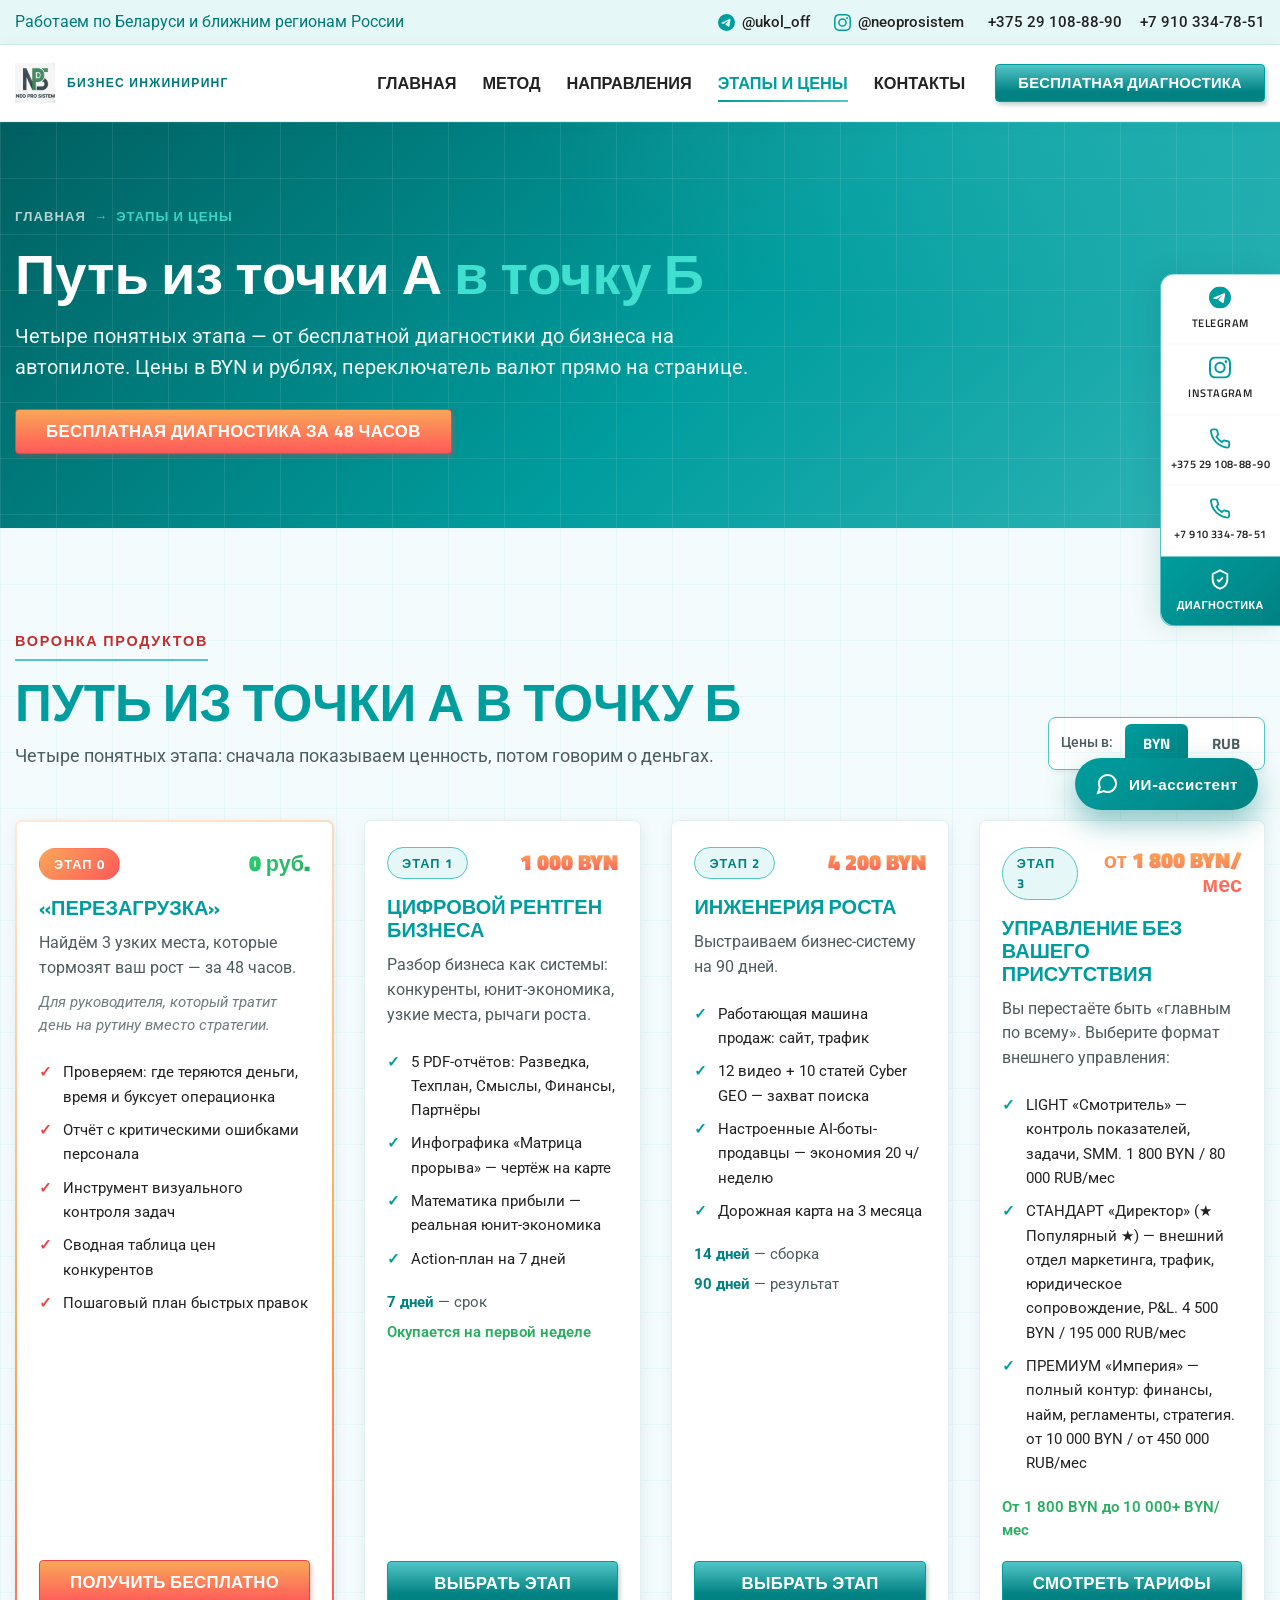
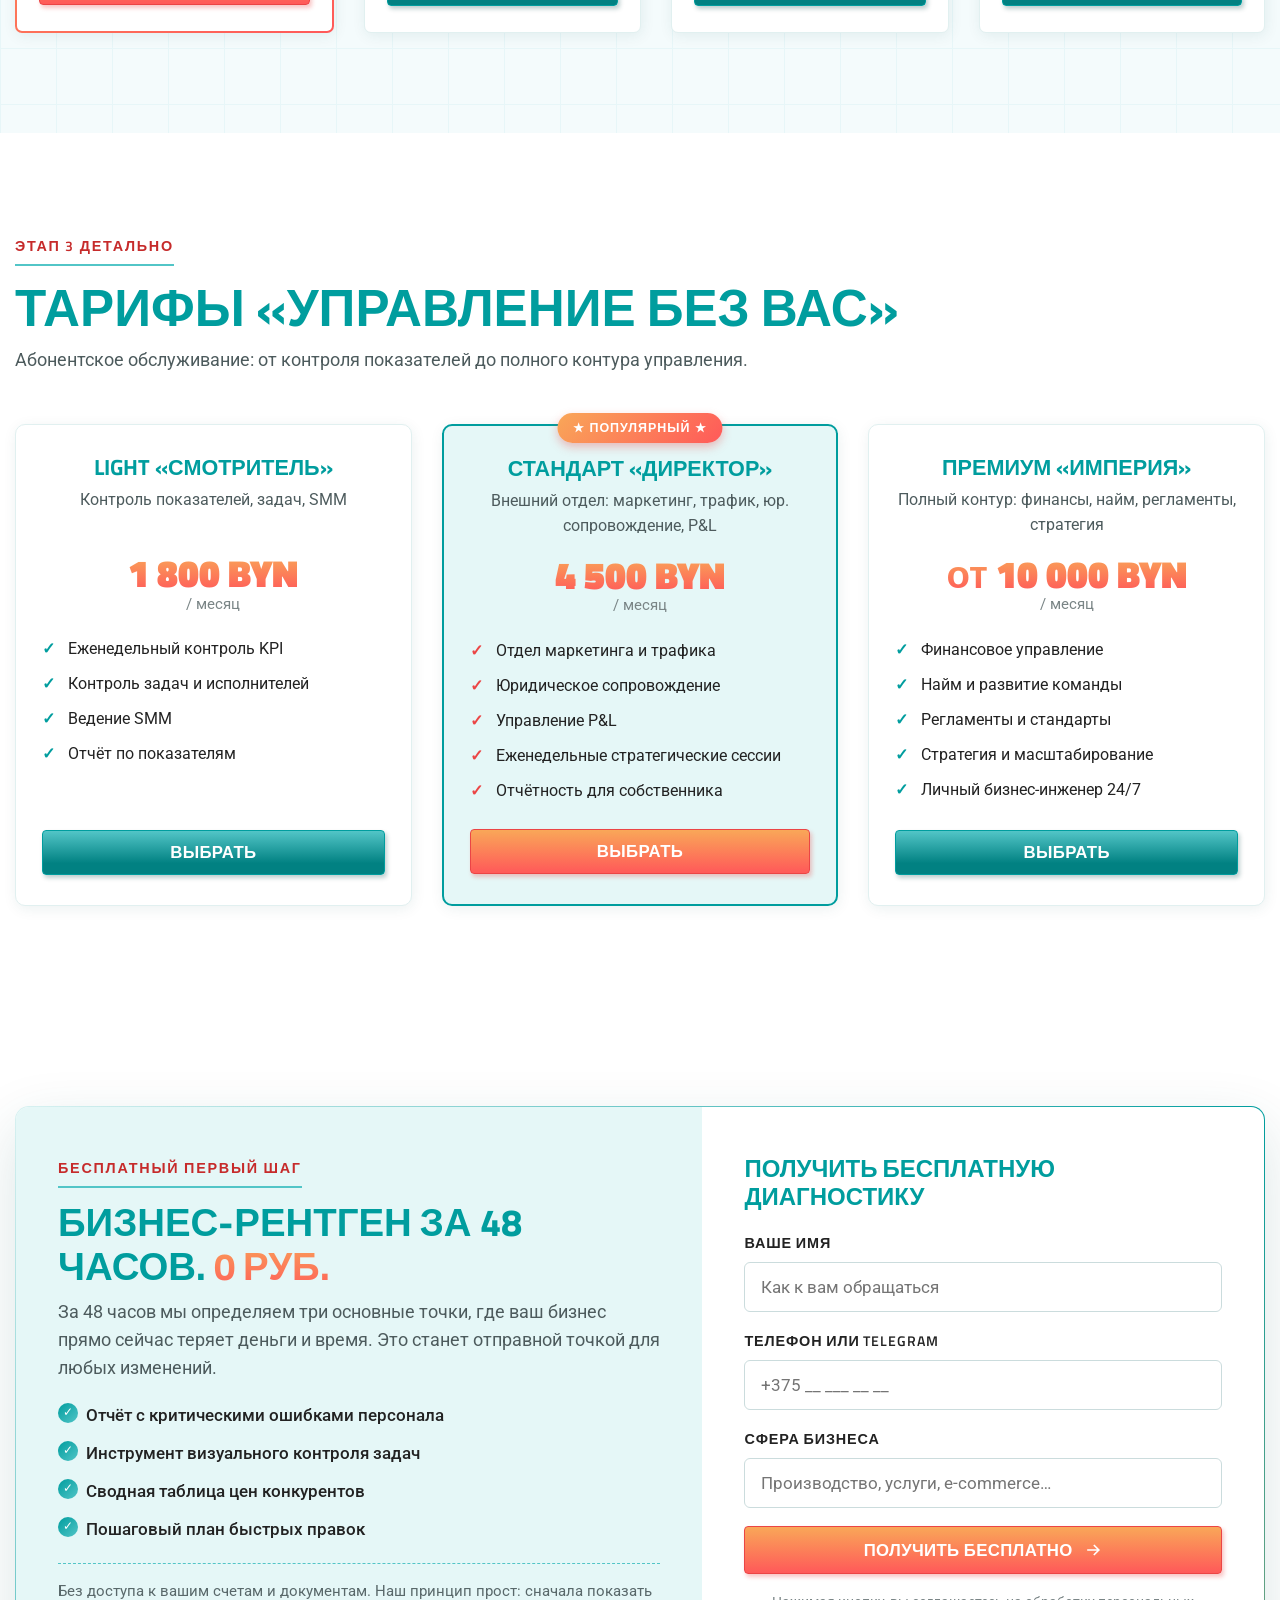
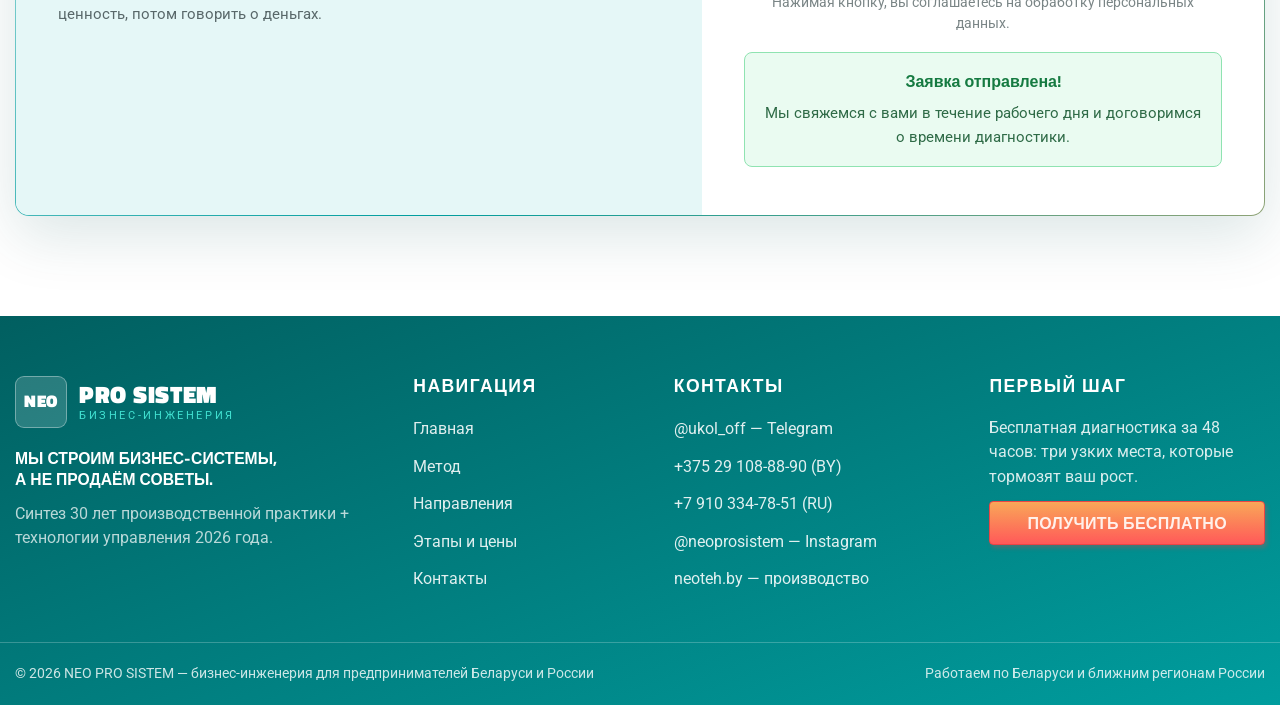
<file: stages.html>
<!DOCTYPE html>
<html lang="ru">
<head>
	<meta charset="UTF-8">
	<meta name="google-site-verification" content="e1hO3Fjd4H6FwmbG62NBBOZQJcCk_p2DG-tkmio97oQ" />
	<meta name="yandex-verification" content="6aa965ad751e1e05" />
	<meta name="viewport" content="width=device-width, initial-scale=1">
	<title>Этапы и тарифы — NEO PRO SISTEM | Цены в BYN и рублях</title>
	<meta name="description" content="Путь из точки А в точку Б: бесплатная диагностика за 48 часов, цифровой рентген от 1 000 BYN, инженерия роста от 4 200 BYN и тарифы управления от 1 800 BYN/мес.">
	<meta name="robots" content="index, follow, max-image-preview:large">
	<meta name="author" content="NEO PRO SISTEM">
	<link rel="canonical" href="https://horelkinai.github.io/stages.html">
	<meta name="geo.region" content="BY-MI">
	<meta name="geo.placename" content="Минск">
	<meta name="theme-color" content="#009D9E">
	<meta name="format-detection" content="telephone=yes">

	<meta property="og:type" content="website">
	<meta property="og:site_name" content="NEO PRO SISTEM">
	<meta property="og:locale" content="ru_RU">
	<meta property="og:title" content="Этапы и тарифы — NEO PRO SISTEM | Цены в BYN и рублях">
	<meta property="og:description" content="Путь из точки А в точку Б: бесплатная диагностика за 48 часов, цифровой рентген от 1 000 BYN, инженерия роста от 4 200 BYN и тарифы управления от 1 800 BYN/мес.">
	<meta property="og:url" content="https://neoprosistem.by/stages.html">
	<meta property="og:image" content="https://neoprosistem.by/og-image.jpg">
	<meta property="og:image:width" content="1200">
	<meta property="og:image:height" content="630">
	<meta property="og:image:alt" content="NEO PRO SISTEM — бизнес-инженерия для предпринимателей">

	<meta name="twitter:card" content="summary_large_image">
	<meta name="twitter:site" content="@neoprosistem">
	<meta name="twitter:title" content="Этапы и тарифы — NEO PRO SISTEM | Цены в BYN и рублях">
	<meta name="twitter:description" content="Путь из точки А в точку Б: бесплатная диагностика за 48 часов, цифровой рентген от 1 000 BYN, инженерия роста от 4 200 BYN и тарифы управления от 1 800 BYN/мес.">
	<meta name="twitter:image" content="https://neoprosistem.by/og-image.jpg">

	<link rel="icon" href="favicon.svg" type="image/svg+xml">

	<link rel="preconnect" href="https://fonts.googleapis.com">
	<link rel="preconnect" href="https://fonts.gstatic.com" crossorigin>
	<link href="https://fonts.googleapis.com/css2?family=Titillium+Web:wght@400;600;700;900&family=Roboto:wght@300;400;500;700&family=Oswald:wght@500;700&display=swap" rel="stylesheet">
	<link rel="stylesheet" href="css/styles.css">

	<script type="application/ld+json">
{
  "@context": "https://schema.org",
  "@graph": [
    {
      "@type": "Organization",
      "@id": "https://neoprosistem.by/#organization",
      "name": "NEO PRO SISTEM",
      "url": "https://neoprosistem.by/",
      "logo": "https://neoprosistem.by/favicon.svg",
      "description": "Бизнес-инженерия для предпринимателей Беларуси и России: строим бизнес-системы, а не продаём советы.",
      "telephone": ["+375 29 108-88-90", "+7 910 334-78-51"],
      "sameAs": ["https://t.me/ukol_off", "https://www.instagram.com/neoprosistem/", "https://neoteh.by/"]
    },
    {
      "@type": "WebPage",
      "@id": "https://neoprosistem.by/stages.html#webpage",
      "url": "https://neoprosistem.by/stages.html",
      "name": "Этапы и тарифы — NEO PRO SISTEM | Цены в BYN и рублях",
      "description": "Путь из точки А в точку Б: бесплатная диагностика за 48 часов, цифровой рентген от 1 000 BYN, инженерия роста от 4 200 BYN и тарифы управления от 1 800 BYN/мес.",
      "inLanguage": "ru",
      "isPartOf": { "@id": "https://neoprosistem.by/#website" }
    },
    {
      "@type": "WebSite",
      "@id": "https://neoprosistem.by/#website",
      "url": "https://neoprosistem.by/",
      "name": "NEO PRO SISTEM — бизнес-инженерия",
      "inLanguage": "ru",
      "publisher": { "@id": "https://neoprosistem.by/#organization" }
    }
  ]
}
</script>
<!-- Yandex.Metrika counter -->
<script type="text/javascript">
    (function(m,e,t,r,i,k,a){
        m[i]=m[i]||function(){(m[i].a=m[i].a||[]).push(arguments)};
        m[i].l=1*new Date();
        for (var j = 0; j < document.scripts.length; j++) {if (document.scripts[j].src === r) { return; }}
        k=e.createElement(t),a=e.getElementsByTagName(t)[0],k.async=1,k.src=r,a.parentNode.insertBefore(k,a)
    })(window, document,'script','https://mc.yandex.ru/metrika/tag.js?id=111419153', 'ym');

    ym(111419153, 'init', {ssr:true, webvisor:true, clickmap:true, ecommerce:"dataLayer", referrer: document.referrer, url: location.href, accurateTrackBounce:true, trackLinks:true});
</script>
<noscript><div><img src="https://mc.yandex.ru/watch/111419153" style="position:absolute; left:-9999px;" alt="" /></div></noscript>
<!-- /Yandex.Metrika counter -->
</head>
<body>




<!-- ======= TOP BAR ======= -->
<div class="top-bar">
	<div class="container top-bar-inner">
		<p class="top-bar-message">Работаем по Беларуси и ближним регионам России</p>
		<div class="top-bar-contacts">
			<a class="top-contact" href="https://t.me/ukol_off" target="_blank" rel="noopener">
				<svg viewBox="0 0 24 24" fill="currentColor" aria-hidden="true"><path d="M11.944 0A12 12 0 0 0 0 12a12 12 0 0 0 12 12 12 12 0 0 0 12-12A12 12 0 0 0 12 0a12 12 0 0 0-.056 0zm4.962 7.224c.1-.002.321.023.465.14a.506.506 0 0 1 .171.325c.016.093.036.306.02.472-.18 1.898-.962 6.502-1.36 8.627-.168.9-.499 1.201-.82 1.23-.696.065-1.225-.46-1.9-.902-1.056-.693-1.653-1.124-2.678-1.8-1.185-.78-.417-1.21.258-1.91.177-.184 3.247-2.977 3.307-3.23.007-.032.014-.15-.056-.212s-.174-.041-.249-.024c-.106.024-1.793 1.14-5.061 3.345-.48.33-.913.49-1.302.48-.428-.008-1.252-.241-1.865-.44-.752-.245-1.349-.374-1.297-.789.027-.216.325-.437.893-.663 3.498-1.524 5.83-2.529 6.998-3.014 3.332-1.386 4.025-1.627 4.476-1.635z"/></svg>
				@ukol_off
			</a>
			<a class="top-contact" href="https://www.instagram.com/neoprosistem/" target="_blank" rel="noopener">
				<svg viewBox="0 0 24 24" fill="currentColor" aria-hidden="true"><path d="M12 2.163c3.204 0 3.584.012 4.85.07 3.252.148 4.771 1.691 4.919 4.919.058 1.265.069 1.645.069 4.849 0 3.205-.012 3.584-.069 4.849-.149 3.225-1.664 4.771-4.919 4.919-1.266.058-1.644.07-4.85.07-3.204 0-3.584-.012-4.849-.07-3.26-.149-4.771-1.699-4.919-4.92-.058-1.265-.07-1.644-.07-4.849 0-3.204.013-3.583.07-4.849.149-3.227 1.664-4.771 4.919-4.919 1.266-.057 1.645-.069 4.849-.069zM12 0C8.741 0 8.333.014 7.053.072 2.695.272.273 2.69.073 7.052.014 8.333 0 8.741 0 12c0 3.259.014 3.668.072 4.948.2 4.358 2.618 6.78 6.98 6.98C8.333 23.986 8.741 24 12 24c3.259 0 3.668-.014 4.948-.072 4.354-.2 6.782-2.618 6.979-6.98.059-1.28.073-1.689.073-4.948 0-3.259-.014-3.667-.072-4.947-.196-4.354-2.617-6.78-6.979-6.98C15.668.014 15.259 0 12 0zm0 5.838a6.162 6.162 0 1 0 0 12.324 6.162 6.162 0 0 0 0-12.324zM12 16a4 4 0 1 1 0-8 4 4 0 0 1 0 8zm6.406-11.845a1.44 1.44 0 1 0 0 2.881 1.44 1.44 0 0 0 0-2.881z"/></svg>
				@neoprosistem
			</a>
			<div class="phones">
				<a href="tel:+375291088890">+375 29 108-88-90</a>
				<a href="tel:+79103347851">+7 910 334-78-51</a>
			</div>
		</div>
	</div>
</div>


<header class="site-header" id="siteHeader">
	<div class="container header-inner">
		<a href="#top" class="logo">
			<img src="assets/logo.gif" alt="NEO PRO SISTEM" class="logo-img">
			<span class="logo-caption">Бизнес инжиниринг</span>
		</a>
		<nav class="main-nav" id="mainNav">
			<a href="index.html">Главная</a>
			<a href="method.html">Метод</a>
			<a href="services.html">Направления</a>
			<a href="stages.html" class="active" aria-current="page">Этапы и цены</a>
			<a href="contacts.html">Контакты</a>
		</nav>
		<a href="#diagnostics" class="button button-primary header-cta">Бесплатная диагностика</a>
		<button class="burger" id="burger" aria-label="Открыть меню" aria-expanded="false">
			<span></span><span></span><span></span>
		</button>
	</div>
</header>


<main>
	<!-- ======= PAGE HERO ======= -->
	<section class="page-hero" id="top">
		<div class="container">
			<div class="breadcrumbs"><a href="index.html">Главная</a><span>→</span><span>Этапы и цены</span></div>
			<h1>Путь из точки А <em>в точку Б</em></h1>
			<p class="lead">Четыре понятных этапа — от бесплатной диагностики до бизнеса на автопилоте. Цены в BYN и рублях, переключатель валют прямо на странице.</p>
			<div class="page-hero-cta">
				<a href="#diagnostics" class="button button-accent">Бесплатная диагностика за 48 часов</a>
			</div>
		</div>
	</section>

<!-- ======= STAGES ======= -->
	<section class="section section-stages section-back" id="stages">
		<div class="container">
			<div class="section-title stages-title">
				<div>
					<span class="section-kicker">Воронка продуктов</span>
					<h2>Путь из точки А в точку Б</h2>
					<p>Четыре понятных этапа: сначала показываем ценность, потом говорим о деньгах.</p>
				</div>
				<div class="currency-switch" id="currencySwitch">
					<span class="cs-label">Цены в:</span>
					<button class="cs-btn active" data-currency="byn">BYN</button>
					<button class="cs-btn" data-currency="rub">RUB</button>
				</div>
			</div>

			<div class="stages-list">
				<article class="stage-card stage-0">
					<div class="stage-top">
						<span class="stage-tag">Этап 0</span>
						<span class="stage-price price-free">0 руб.</span>
					</div>
					<h3>«Перезагрузка»</h3>
					<p class="stage-lead">Найдём 3 узких места, которые тормозят ваш рост — за 48 часов.</p>
					<p class="stage-for">Для руководителя, который тратит день на рутину вместо стратегии.</p>
					<ul>
						<li>Проверяем: где теряются деньги, время и буксует операционка</li>
						<li>Отчёт с критическими ошибками персонала</li>
						<li>Инструмент визуального контроля задач</li>
						<li>Сводная таблица цен конкурентов</li>
						<li>Пошаговый план быстрых правок</li>
					</ul>
					<a href="#diagnostics" class="button button-accent w100">Получить бесплатно</a>
				</article>

				<article class="stage-card">
					<div class="stage-top">
						<span class="stage-tag">Этап 1</span>
						<span class="stage-price" data-byn="1 000 BYN" data-rub="45 000 ₽">1 000 BYN</span>
					</div>
					<h3>Цифровой рентген бизнеса</h3>
					<p class="stage-lead">Разбор бизнеса как системы: конкуренты, юнит-экономика, узкие места, рычаги роста.</p>
					<ul>
						<li>5 PDF-отчётов: Разведка, Техплан, Смыслы, Финансы, Партнёры</li>
						<li>Инфографика «Матрица прорыва» — чертёж на карте</li>
						<li>Математика прибыли — реальная юнит-экономика</li>
						<li>Action-план на 7 дней</li>
					</ul>
					<div class="stage-meta">
						<span><b>7 дней</b> — срок</span>
						<span class="stage-ok">Окупается на первой неделе</span>
					</div>
					<a href="#diagnostics" class="button button-primary w100">Выбрать этап</a>
				</article>

				<article class="stage-card">
					<div class="stage-top">
						<span class="stage-tag">Этап 2</span>
						<span class="stage-price" data-byn="4 200 BYN" data-rub="165 000 ₽">4 200 BYN</span>
					</div>
					<h3>Инженерия роста</h3>
					<p class="stage-lead">Выстраиваем бизнес-систему на 90 дней.</p>
					<ul>
						<li>Работающая машина продаж: сайт, трафик</li>
						<li>12 видео + 10 статей Cyber GEO — захват поиска</li>
						<li>Настроенные AI-боты-продавцы — экономия 20 ч/неделю</li>
						<li>Дорожная карта на 3 месяца</li>
					</ul>
					<div class="stage-meta">
						<span><b>14 дней</b> — сборка</span>
						<span><b>90 дней</b> — результат</span>
					</div>
					<a href="#diagnostics" class="button button-primary w100">Выбрать этап</a>
				</article>

				<article class="stage-card">
					<div class="stage-top">
						<span class="stage-tag">Этап 3</span>
						<span class="stage-price" data-byn="от 1 800 BYN/мес" data-rub="от 80 000 ₽/мес">от 1 800 BYN/мес</span>
					</div>
					<h3>Управление без вашего присутствия</h3>
					<p class="stage-lead">Вы перестаёте быть «главным по всему». Выберите формат внешнего управления:</p>
					<ul>
						<li>LIGHT «Смотритель» — контроль показателей, задачи, SMM. 1 800 BYN / 80 000 RUB/мес</li>
						<li>СТАНДАРТ «Директор» (★ Популярный ★) — внешний отдел маркетинга, трафик, юридическое сопровождение, P&amp;L. 4 500 BYN / 195 000 RUB/мес</li>
						<li>ПРЕМИУМ «Империя» — полный контур: финансы, найм, регламенты, стратегия. от 10 000 BYN / от 450 000 RUB/мес</li>
					</ul>
					<div class="stage-meta">
						<span class="stage-ok">От 1 800 BYN до 10 000+ BYN/мес</span>
					</div>
					<a href="#tariffs" class="button button-primary w100">Смотреть тарифы</a>
				</article>
			</div>
		</div>
	</section>

	
<!-- ======= TARIFFS ======= -->
	<section class="section section-tariffs" id="tariffs">
		<div class="container">
			<div class="section-title">
				<span class="section-kicker">Этап 3 детально</span>
				<h2>Тарифы «Управление без вас»</h2>
				<p>Абонентское обслуживание: от контроля показателей до полного контура управления.</p>
			</div>
			<div class="tariffs-grid">
				<article class="tariff-card">
					<h3>LIGHT «Смотритель»</h3>
					<p class="tariff-desc">Контроль показателей, задач, SMM</p>
					<p class="tariff-price" data-byn="1 800 BYN" data-rub="80 000 ₽">1 800 BYN</p>
					<span class="tariff-period">/ месяц</span>
					<ul>
						<li>Еженедельный контроль KPI</li>
						<li>Контроль задач и исполнителей</li>
						<li>Ведение SMM</li>
						<li>Отчёт по показателям</li>
					</ul>
					<a href="#diagnostics" class="button button-primary w100">Выбрать</a>
				</article>
				<article class="tariff-card active">
					<h3>СТАНДАРТ «Директор»</h3>
					<p class="tariff-desc">Внешний отдел: маркетинг, трафик, юр. сопровождение, P&L</p>
					<p class="tariff-price" data-byn="4 500 BYN" data-rub="195 000 ₽">4 500 BYN</p>
					<span class="tariff-period">/ месяц</span>
					<ul>
						<li>Отдел маркетинга и трафика</li>
						<li>Юридическое сопровождение</li>
						<li>Управление P&amp;L</li>
						<li>Еженедельные стратегические сессии</li>
						<li>Отчётность для собственника</li>
					</ul>
					<a href="#diagnostics" class="button button-accent w100">Выбрать</a>
				</article>
				<article class="tariff-card">
					<h3>ПРЕМИУМ «Империя»</h3>
					<p class="tariff-desc">Полный контур: финансы, найм, регламенты, стратегия</p>
					<p class="tariff-price" data-byn="от 10 000 BYN" data-rub="от 450 000 ₽">от 10 000 BYN</p>
					<span class="tariff-period">/ месяц</span>
					<ul>
						<li>Финансовое управление</li>
						<li>Найм и развитие команды</li>
						<li>Регламенты и стандарты</li>
						<li>Стратегия и масштабирование</li>
						<li>Личный бизнес-инженер 24/7</li>
					</ul>
					<a href="#diagnostics" class="button button-primary w100">Выбрать</a>
				</article>
			</div>
		</div>
	</section>

	
<!-- ======= DIAGNOSTICS ======= -->
	<section class="section section-diagnostics" id="diagnostics">
		<div class="container">
			<div class="diag-card">
				<div class="diag-info">
					<span class="section-kicker">Бесплатный первый шаг</span>
					<h2>Бизнес-рентген за 48 часов. <em>0 руб.</em></h2>
					<p>За 48 часов мы определяем три основные точки, где ваш бизнес прямо сейчас теряет деньги и время. Это станет отправной точкой для любых изменений.</p>
					<ul>
						<li>Отчёт с критическими ошибками персонала</li>
						<li>Инструмент визуального контроля задач</li>
						<li>Сводная таблица цен конкурентов</li>
						<li>Пошаговый план быстрых правок</li>
					</ul>
					<p class="diag-note">Без доступа к вашим счетам и документам. Наш принцип прост: сначала показать ценность, потом говорить о деньгах.</p>
				</div>
				<form class="diag-form" id="diagForm" novalidate>
					<h3>Получить бесплатную диагностику</h3>
					<label>
						<span>Ваше имя</span>
						<input type="text" name="name" placeholder="Как к вам обращаться" required>
					</label>
					<label>
						<span>Телефон или Telegram</span>
						<input type="text" name="contact" placeholder="+375 __ ___ __ __" required>
					</label>
					<label>
						<span>Сфера бизнеса</span>
						<input type="text" name="sphere" placeholder="Производство, услуги, e-commerce…">
					</label>
					<button type="submit" class="button button-accent w100">Получить бесплатно
						<svg viewBox="0 0 24 24" fill="none" stroke="currentColor" stroke-width="2" aria-hidden="true"><path d="M5 12h14M13 6l6 6-6 6"/></svg>
					</button>
					<p class="form-note">Нажимая кнопку, вы соглашаетесь на обработку персональных данных.</p>
					<div class="form-success" id="formSuccess" hidden>
						<strong>Заявка отправлена!</strong>
						<span>Мы свяжемся с вами в течение рабочего дня и договоримся о времени диагностики.</span>
					</div>
				</form>
			</div>
		</div>
	</section>

	
</main>



<!-- ======= FOOTER ======= -->
<footer class="site-footer">
	<div class="container footer-top">
		<div class="footer-col">
			<a href="#top" class="logo logo-footer">
				<span class="logo-mark">NEO</span>
				<span class="logo-text">PRO SISTEM<small>бизнес-инженерия</small></span>
			</a>
			<p class="footer-slogan">Мы строим бизнес-системы,<br>а не продаём советы.</p>
			<p class="footer-synth">Синтез 30 лет производственной практики + технологии управления 2026 года.</p>
		</div>
		<div class="footer-col">
			<h3>Навигация</h3>
			<a href="index.html">Главная</a>
			<a href="method.html">Метод</a>
			<a href="services.html">Направления</a>
			<a href="stages.html">Этапы и цены</a>
			<a href="contacts.html">Контакты</a>
		</div>
		<div class="footer-col">
			<h3>Контакты</h3>
			<a href="https://t.me/ukol_off" target="_blank" rel="noopener">@ukol_off — Telegram</a>
			<a href="tel:+375291088890">+375 29 108-88-90 (BY)</a>
			<a href="tel:+79103347851">+7 910 334-78-51 (RU)</a>
			<a href="https://www.instagram.com/neoprosistem/" target="_blank" rel="noopener">@neoprosistem — Instagram</a>
			<a href="https://neoteh.by" target="_blank" rel="noopener">neoteh.by — производство</a>
		</div>
		<div class="footer-col">
			<h3>Первый шаг</h3>
			<p>Бесплатная диагностика за 48 часов: три узких места, которые тормозят ваш рост.</p>
			<a href="#diagnostics" class="button button-accent">Получить бесплатно</a>
		</div>
	</div>
	<div class="footer-bottom">
		<div class="container">
			<p>© 2026 NEO PRO SISTEM — бизнес-инженерия для предпринимателей Беларуси и России</p>
			<p>Работаем по Беларуси и ближним регионам России</p>
		</div>
	</div>
</footer>

<button class="back-to-top" id="backToTop" aria-label="Наверх">
	<svg viewBox="0 0 24 24" fill="none" stroke="currentColor" stroke-width="2" aria-hidden="true"><path d="M12 19V5M5 12l7-7 7 7"/></svg>
</button>

<!-- ======= LIGHTBOX: сертификат ======= -->
<div class="lightbox" id="certLightbox" role="dialog" aria-modal="true" aria-label="Сертификат крупным планом" hidden>
	<div class="lightbox-backdrop" data-cert-close></div>
	<div class="lightbox-panel">
		<button class="lightbox-close" type="button" data-cert-close aria-label="Закрыть">
			<svg viewBox="0 0 24 24" fill="none" stroke="currentColor" stroke-width="2" aria-hidden="true"><path d="M6 6l12 12M18 6L6 18"/></svg>
		</button>
		<img src="assets/certificate.png" alt="Сертификат участника конференции «Цифровые решения для бизнеса» 2026" width="2481" height="3508" loading="lazy">
		<p class="lightbox-caption">Сертификат участника конференции «Цифровые решения для бизнеса» • 2026</p>
	</div>
</div>

<!-- ======= КОНТАКТНАЯ ПАНЕЛЬ (сбоку) ======= -->
<aside class="contacts-rail" aria-label="Контакты NEO PRO SISTEM">
	<a class="rail-link" href="https://t.me/ukol_off" target="_blank" rel="noopener" title="Telegram @ukol_off">
		<svg viewBox="0 0 24 24" fill="currentColor" aria-hidden="true"><path d="M11.944 0A12 12 0 0 0 0 12a12 12 0 0 0 12 12 12 12 0 0 0 12-12A12 12 0 0 0 12 0a12 12 0 0 0-.056 0zm4.962 7.224c.1-.002.321.023.465.14a.506.506 0 0 1 .171.325c.016.093.036.306.02.472-.18 1.898-.962 6.502-1.36 8.627-.168.9-.499 1.201-.82 1.23-.696.065-1.225-.46-1.9-.902-1.056-.693-1.653-1.124-2.678-1.8-1.185-.78-.417-1.21.258-1.91.177-.184 3.247-2.977 3.307-3.23.007-.032.014-.15-.056-.212s-.174-.041-.249-.024c-.106.024-1.793 1.14-5.061 3.345-.48.33-.913.49-1.302.48-.428-.008-1.252-.241-1.865-.44-.752-.245-1.349-.374-1.297-.789.027-.216.325-.437.893-.663 3.498-1.524 5.83-2.529 6.998-3.014 3.332-1.386 4.025-1.627 4.476-1.635z"/></svg>
		<span>Telegram</span>
	</a>
	<a class="rail-link" href="https://www.instagram.com/neoprosistem/" target="_blank" rel="noopener" title="Instagram @neoprosistem">
		<svg viewBox="0 0 24 24" fill="currentColor" aria-hidden="true"><path d="M12 2.163c3.204 0 3.584.012 4.85.07 3.252.148 4.771 1.691 4.919 4.919.058 1.265.069 1.645.069 4.849 0 3.205-.012 3.584-.069 4.849-.149 3.225-1.664 4.771-4.919 4.919-1.266.058-1.644.07-4.85.07-3.204 0-3.584-.012-4.849-.07-3.26-.149-4.771-1.699-4.919-4.92-.058-1.265-.07-1.644-.07-4.849 0-3.204.013-3.583.07-4.849.149-3.227 1.664-4.771 4.919-4.919 1.266-.057 1.645-.069 4.849-.069zM12 0C8.741 0 8.333.014 7.053.072 2.695.272.273 2.69.073 7.052.014 8.333 0 8.741 0 12c0 3.259.014 3.668.072 4.948.2 4.358 2.618 6.78 6.98 6.98C8.333 23.986 8.741 24 12 24c3.259 0 3.668-.014 4.948-.072 4.354-.2 6.782-2.618 6.979-6.98.059-1.28.073-1.689.073-4.948 0-3.259-.014-3.667-.072-4.947-.196-4.354-2.617-6.78-6.979-6.98C15.668.014 15.259 0 12 0zm0 5.838a6.162 6.162 0 1 0 0 12.324 6.162 6.162 0 0 0 0-12.324zM12 16a4 4 0 1 1 0-8 4 4 0 0 1 0 8zm6.406-11.845a1.44 1.44 0 1 0 0 2.881 1.44 1.44 0 0 0 0-2.881z"/></svg>
		<span>Instagram</span>
	</a>
	<a class="rail-link" href="tel:+375291088890" title="Телефон Беларусь">
		<svg viewBox="0 0 24 24" fill="none" stroke="currentColor" stroke-width="2" aria-hidden="true"><path d="M22 16.92v3a2 2 0 0 1-2.18 2 19.79 19.79 0 0 1-8.63-3.07 19.5 19.5 0 0 1-6-6 19.79 19.79 0 0 1-3.07-8.67A2 2 0 0 1 4.11 2h3a2 2 0 0 1 2 1.72c.127.96.361 1.903.7 2.81a2 2 0 0 1-.45 2.11L8.09 9.91a16 16 0 0 0 6 6l1.27-1.27a2 2 0 0 1 2.11-.45c.907.339 1.85.573 2.81.7A2 2 0 0 1 22 16.92z"/></svg>
		<span>+375 29 108-88-90</span>
	</a>
	<a class="rail-link" href="tel:+79103347851" title="Телефон Россия">
		<svg viewBox="0 0 24 24" fill="none" stroke="currentColor" stroke-width="2" aria-hidden="true"><path d="M22 16.92v3a2 2 0 0 1-2.18 2 19.79 19.79 0 0 1-8.63-3.07 19.5 19.5 0 0 1-6-6 19.79 19.79 0 0 1-3.07-8.67A2 2 0 0 1 4.11 2h3a2 2 0 0 1 2 1.72c.127.96.361 1.903.7 2.81a2 2 0 0 1-.45 2.11L8.09 9.91a16 16 0 0 0 6 6l1.27-1.27a2 2 0 0 1 2.11-.45c.907.339 1.85.573 2.81.7A2 2 0 0 1 22 16.92z"/></svg>
		<span>+7 910 334-78-51</span>
	</a>
	<a class="rail-link rail-cta" href="#diagnostics" title="Бесплатная диагностика">
		<svg viewBox="0 0 24 24" fill="none" stroke="currentColor" stroke-width="2" aria-hidden="true"><path d="M12 2l8 4v6c0 5-3.5 8.5-8 10-4.5-1.5-8-5-8-10V6l8-4z"/><path d="M9 12l2 2 4-4"/></svg>
		<span>Диагностика</span>
	</a>
</aside>

<!-- ======= ИИ-АССИСТЕНТ ======= -->
<div class="ai-chat" id="aiChat">
	<button class="ai-chat-launcher" id="aiChatLauncher" type="button" aria-expanded="false" aria-controls="aiChatWindow" aria-label="Открыть чат с ИИ-ассистентом">
		<svg class="ai-launcher-open" viewBox="0 0 24 24" fill="none" stroke="currentColor" stroke-width="2" aria-hidden="true"><path d="M21 11.5a8.38 8.38 0 0 1-.9 3.8 8.5 8.5 0 0 1-7.6 4.7 8.38 8.38 0 0 1-3.8-.9L3 21l1.9-5.7a8.38 8.38 0 0 1-.9-3.8 8.5 8.5 0 0 1 4.7-7.6 8.38 8.38 0 0 1 3.8-.9h.5a8.48 8.48 0 0 1 8 8v.5z"/></svg>
		<svg class="ai-launcher-close" viewBox="0 0 24 24" fill="none" stroke="currentColor" stroke-width="2" aria-hidden="true"><path d="M6 6l12 12M18 6L6 18"/></svg>
		<span>ИИ-ассистент</span>
	</button>

	<div class="ai-chat-window" id="aiChatWindow" role="dialog" aria-label="Чат с ИИ-ассистентом" aria-hidden="true">
		<div class="ai-chat-head">
			<div class="ai-chat-title">
				<span class="ai-chat-badge">ИИ</span>
				<div>
					<b>Ассистент NEO PRO SISTEM</b>
					<small>Отвечает на вопросы по сайту</small>
				</div>
			</div>
			<button class="ai-chat-close" id="aiChatClose" type="button" aria-label="Закрыть чат">
				<svg viewBox="0 0 24 24" fill="none" stroke="currentColor" stroke-width="2" aria-hidden="true"><path d="M6 6l12 12M18 6L6 18"/></svg>
			</button>
		</div>
		<div class="ai-chat-body" id="aiChatBody">
			<div class="ai-msg ai-msg-bot">
				Здравствуйте! Я ИИ-ассистент NEO PRO SISTEM 👋 Подскажу по методу, направлениям, этапам и ценам. Что вас интересует?
			</div>
			<div class="ai-chips">
				<button type="button" class="ai-chip" data-q="Сколько стоит диагностика?">Цены</button>
				<button type="button" class="ai-chip" data-q="Что такое бизнес-инженерия?">Метод</button>
				<button type="button" class="ai-chip" data-q="Как начать работу?">Как начать</button>
				<button type="button" class="ai-chip" data-q="Какие есть контакты?">Контакты</button>
			</div>
		</div>
		<form class="ai-chat-form" id="aiChatForm">
			<input type="text" id="aiChatInput" placeholder="Напишите вопрос…" autocomplete="off" aria-label="Ваш вопрос">
			<button type="submit" class="ai-chat-send" aria-label="Отправить">
				<svg viewBox="0 0 24 24" fill="currentColor" aria-hidden="true"><path d="M2.01 21L23 12 2.01 3 2 10l15 2-15 2z"/></svg>
			</button>
		</form>
		<div class="ai-chat-foot">
			<a href="https://t.me/ukol_off" target="_blank" rel="noopener">Telegram @ukol_off</a>
			<a href="https://www.instagram.com/neoprosistem/" target="_blank" rel="noopener">Instagram</a>
			<a href="tel:+375291088890">+375 29 108-88-90</a>
			<a href="tel:+79103347851">+7 910 334-78-51</a>
		</div>
	</div>
</div>

<script src="js/main.js"></script>
</body>
</html>
</file>
<file: css/styles.css>
/* ============================================================
   NEO PRO SISTEM — стиль neoteh.by
   Светлая тема, бирюза #009D9E, акценты оранж/коралл
   ============================================================ */

:root {
	--colorPrimary: #009D9E;
	--colorPrimaryDark1: #018182;
	--colorPrimaryDark2: #015F60;
	--colorPrimaryLight1: #52C5C7;
	--colorPrimaryLight2: #40E0D0;
	--colorAccent1: #F9A758;
	--colorAccent2: #FF5959;
	--colorAccent2Dark: #EB4545;
	--colorTextDefault: #4D5B5D;
	--colorTextDark: #222222;
	--colorTextLight: #FFFFFF;
	--colorBgLight: #F4FBFC;
	--colorBgSoft: #E5F7F7;
	--colorShadowGreen: #00454540;

	--fontHead: 'Titillium Web', sans-serif;
	--fontBody: 'Roboto', sans-serif;
	--fontGhost: 'Oswald', sans-serif;

	--siteWidth: 1440px;
	--cardRadius: 7px;
	--btnRadius: 4px;
	--sectionPadding: 100px;
	--gap: 30px;
	--headerHeight: 76px;
	--topBarHeight: 44px;
}

* { margin: 0; padding: 0; box-sizing: border-box; }

html { scroll-behavior: smooth; scroll-padding-top: calc(var(--headerHeight) + var(--topBarHeight) + 10px); }

body {
	font-family: var(--fontBody);
	font-size: 16px;
	line-height: 1.6;
	color: var(--colorTextDefault);
	background: #FFFFFF;
	overflow-x: hidden;
}

img { max-width: 100%; display: block; }
a { color: var(--colorPrimary); text-decoration: none; }
ul { list-style: none; }
button { font-family: inherit; cursor: pointer; }

.container {
	width: 100%;
	max-width: var(--siteWidth);
	margin: 0 auto;
	padding: 0 15px;
}

/* ---------- Типографика ---------- */
h1, h2, h3, h4, h5, h6 {
	font-family: var(--fontHead);
	color: var(--colorPrimary);
	line-height: 1.15;
}

h2 {
	font-size: 3.2rem;
	font-weight: 700;
	text-transform: uppercase;
	margin-bottom: 10px;
}

h2 em {
	font-style: normal;
	background: linear-gradient(to bottom, var(--colorAccent1), var(--colorAccent2));
	-webkit-background-clip: text;
	background-clip: text;
	color: transparent;
}

h3 { font-size: 1.7rem; font-weight: 700; text-transform: uppercase; }
h4 { font-size: 1.4rem; font-weight: 600; }

p { color: var(--colorTextDefault); font-size: 1.125rem; line-height: 1.55; }

.section-kicker {
	display: inline-block;
	font-family: var(--fontHead);
	font-weight: 600;
	letter-spacing: 0.12em;
	text-transform: uppercase;
	color: #C62B2B;
	font-size: 0.9rem;
	margin-bottom: 12px;
	padding-bottom: 6px;
	border-bottom: 2px solid var(--colorPrimaryLight1);
}

.section-title { margin-bottom: 50px; }
.section-title > p { max-width: 760px; margin-top: 10px; }

.section {
	padding: var(--sectionPadding) 0;
	position: relative;
	overflow: hidden;
}

.section-back { background: var(--colorBgLight); }
.section-back::before {
	content: "";
	position: absolute;
	inset: 0;
	background-image:
		linear-gradient(var(--colorPrimaryLight1) 1px, transparent 1px),
		linear-gradient(90deg, var(--colorPrimaryLight1) 1px, transparent 1px);
	background-size: 56px 56px;
	opacity: 0.07;
	pointer-events: none;
}

.section-ghost-text,
.section-ghost-text-2 {
	position: absolute;
	font-family: var(--fontGhost);
	font-weight: 700;
	font-size: clamp(120px, 18vw, 260px);
	text-transform: uppercase;
	line-height: 0.75;
	color: #00C1C3;
	opacity: 0.07;
	right: 0;
	top: 0;
	z-index: 0;
	pointer-events: none;
	user-select: none;
}

.section-ghost-text-2 { top: unset; bottom: 0; }

/* ---------- Кнопки ---------- */
.button {
	display: inline-flex;
	align-items: center;
	justify-content: center;
	gap: 10px;
	padding: 13px 30px;
	font-family: var(--fontHead);
	font-weight: 700;
	font-size: 1.05rem;
	letter-spacing: 0.02em;
	color: #fff;
	text-transform: uppercase;
	white-space: nowrap;
	border: 1px solid var(--colorPrimary);
	border-radius: var(--btnRadius);
	box-shadow: 2px 3px 4px var(--colorShadowGreen);
	line-height: 1;
	transition: transform .3s ease, box-shadow .3s ease, filter .3s ease;
}

.button svg { width: 20px; height: 20px; flex: 0 0 auto; }

.button:hover { transform: scale(1.06); filter: brightness(1.05); }

.button-primary {
	background: linear-gradient(to bottom, var(--colorPrimaryLight1) 0%, var(--colorPrimaryDark1) 75%);
}

.button-accent {
	background: linear-gradient(to bottom, var(--colorAccent1), var(--colorAccent2));
	border-color: var(--colorAccent2Dark);
	box-shadow: 2px 3px 4px #EB454550;
}

.w100 { width: 100%; }

/* ---------- Топ-бар ---------- */
.top-bar {
	background: var(--colorBgSoft);
	border-bottom: 1px solid #CDEBEB;
	font-size: 0.95rem;
}

.top-bar-inner {
	display: flex;
	align-items: center;
	justify-content: space-between;
	min-height: var(--topBarHeight);
	gap: 15px;
	flex-wrap: wrap;
	padding-top: 6px;
	padding-bottom: 6px;
}

.top-bar-message {
	color: #01797A;
	font-size: 1rem;
	margin: 0;
}

.top-bar-contacts {
	display: flex;
	align-items: center;
	gap: 24px;
	flex-wrap: wrap;
}

.top-contact {
	display: inline-flex;
	align-items: center;
	gap: 7px;
	font-weight: 500;
	color: var(--colorTextDark);
}

.top-contact svg { width: 17px; height: 17px; color: var(--colorPrimary); }
.top-contact:hover { color: var(--colorPrimary); }

.phones { display: flex; align-items: center; gap: 18px; }
.phones a { color: var(--colorTextDark); font-weight: 500; white-space: nowrap; }
.phones a:hover { color: var(--colorPrimary); }

/* ---------- Шапка ---------- */
.site-header {
	position: sticky;
	top: 0;
	z-index: 100;
	background: rgba(255, 255, 255, 0.96);
	backdrop-filter: blur(8px);
	border-bottom: 1px solid #E3F1F1;
	box-shadow: 0 2px 14px rgba(0, 120, 121, 0.06);
}

.header-inner {
	display: flex;
	align-items: center;
	gap: 30px;
	min-height: var(--headerHeight);
}

.logo {
	display: inline-flex;
	align-items: center;
	gap: 12px;
	margin-right: auto;
}

.logo-mark {
	display: inline-flex;
	align-items: center;
	justify-content: center;
	width: 52px;
	height: 52px;
	border-radius: 9px;
	background: linear-gradient(135deg, var(--colorPrimary), var(--colorPrimaryLight1));
	color: #fff;
	font-family: var(--fontHead);
	font-weight: 900;
	font-size: 1.05rem;
	letter-spacing: 0.04em;
	box-shadow: 2px 3px 8px var(--colorShadowGreen);
}

.logo-text {
	display: flex;
	flex-direction: column;
	font-family: var(--fontHead);
	font-weight: 900;
	font-size: 1.5rem;
	line-height: 1;
	color: var(--colorTextDark);
	text-transform: uppercase;
	letter-spacing: 0.03em;
}

.logo-text small {
	font-family: var(--fontBody);
	font-weight: 400;
	font-size: 0.68rem;
	letter-spacing: 0.24em;
	text-transform: uppercase;
	color: var(--colorPrimary);
	margin-top: 5px;
}

.logo-img {
	display: block;
	width: auto;
	height: 40px;
	max-width: 140px;
	object-fit: contain;
}

.logo-caption {
	font-family: var(--fontHead);
	font-weight: 700;
	font-size: 0.76rem;
	letter-spacing: 0.1em;
	text-transform: uppercase;
	color: #01797A;
	white-space: nowrap;
}

.main-nav { display: flex; align-items: center; gap: 26px; }

.main-nav a {
	font-family: var(--fontHead);
	font-weight: 600;
	font-size: 1.02rem;
	text-transform: uppercase;
	color: var(--colorTextDark);
	position: relative;
	padding: 6px 0;
	white-space: nowrap;
}

.main-nav a::after {
	content: "";
	position: absolute;
	left: 0;
	bottom: 0;
	width: 0;
	height: 2px;
	background: linear-gradient(90deg, var(--colorPrimary), var(--colorPrimaryLight1));
	transition: width .3s ease;
}

.main-nav a:hover { color: var(--colorPrimary); }
.main-nav a:hover::after { width: 100%; }

.header-cta { padding: 11px 22px; font-size: 0.92rem; }

.burger {
	display: none;
	flex-direction: column;
	justify-content: center;
	gap: 5px;
	width: 42px;
	height: 42px;
	padding: 8px;
	background: var(--colorBgSoft);
	border: 1px solid var(--colorPrimaryLight1);
	border-radius: var(--btnRadius);
}

.burger span {
	display: block;
	height: 3px;
	width: 100%;
	background: var(--colorPrimary);
	border-radius: 2px;
	transition: transform .3s ease, opacity .3s ease;
}

.burger.open span:nth-child(1) { transform: translateY(8px) rotate(45deg); }
.burger.open span:nth-child(2) { opacity: 0; }
.burger.open span:nth-child(3) { transform: translateY(-8px) rotate(-45deg); }

/* ---------- Hero ---------- */
.section-hero {
	padding-top: 70px;
	padding-bottom: 0;
	background:
		radial-gradient(1100px 500px at 85% -10%, rgba(82, 197, 199, 0.18), transparent 60%),
		linear-gradient(180deg, #F7FDFD 0%, #FFFFFF 55%);
}

.hero-ghost {
	position: absolute;
	top: -20px;
	right: -30px;
	font-family: var(--fontGhost);
	font-weight: 700;
	font-size: clamp(120px, 20vw, 300px);
	text-transform: uppercase;
	line-height: 0.75;
	color: #00C1C3;
	opacity: 0.06;
	pointer-events: none;
	user-select: none;
}

.hero-inner {
	display: grid;
	grid-template-columns: 1.05fr 0.95fr;
	gap: 50px;
	align-items: center;
	position: relative;
	z-index: 1;
}

.hero-badge {
	display: inline-block;
	padding: 8px 16px;
	margin-bottom: 22px;
	background: var(--colorBgSoft);
	border: 1px solid var(--colorPrimaryLight1);
	border-radius: 40px;
	color: #01797A;
	font-family: var(--fontHead);
	font-weight: 600;
	font-size: 0.9rem;
	letter-spacing: 0.06em;
	text-transform: uppercase;
}

.hero-content h1 {
	font-size: clamp(2rem, 4vw, 3.4rem);
	font-weight: 900;
	line-height: 1.12;
	color: var(--colorTextDark);
	text-transform: none;
	margin-bottom: 22px;
}

.hero-content h1 em {
	font-style: normal;
	background: linear-gradient(to bottom, var(--colorAccent1), var(--colorAccent2));
	-webkit-background-clip: text;
	background-clip: text;
	color: transparent;
}

.hero-lead { font-size: 1.25rem; max-width: 560px; margin-bottom: 24px; }
.hero-lead strong { color: #D23333; }

.hero-points {
	display: flex;
	flex-wrap: wrap;
	gap: 12px 26px;
	margin-bottom: 34px;
}

.hero-points li {
	position: relative;
	padding-left: 26px;
	font-weight: 500;
	color: var(--colorTextDark);
}

.hero-points li::before {
	content: "✓";
	position: absolute;
	left: 0;
	top: 1px;
	display: inline-flex;
	align-items: center;
	justify-content: center;
	width: 20px;
	height: 20px;
	border-radius: 50%;
	background: linear-gradient(135deg, var(--colorPrimary), var(--colorPrimaryLight1));
	color: #fff;
	font-size: 0.75rem;
}

.hero-buttons { display: flex; flex-wrap: wrap; gap: 16px; }

/* Система-визуал */
.hero-visual { position: relative; }

.system-card {
	position: relative;
	background: #FFFFFF;
	border-radius: 14px;
	border: 1px solid transparent;
	background: linear-gradient(white, white) padding-box,
		linear-gradient(150deg, #D8F1F1 0%, var(--colorPrimary) 55%, var(--colorPrimaryLight1) 100%) border-box;
	box-shadow: 0 18px 50px rgba(0, 129, 130, 0.16);
	padding: 26px;
	animation: cardFloat 7s ease-in-out infinite;
}

@keyframes cardFloat {
	0%, 100% { transform: translateY(0); }
	50% { transform: translateY(-10px); }
}

.system-card-head {
	display: flex;
	align-items: center;
	justify-content: space-between;
	margin-bottom: 22px;
}

.system-status {
	display: inline-flex;
	align-items: center;
	gap: 8px;
	font-family: var(--fontHead);
	font-weight: 600;
	font-size: 0.9rem;
	color: var(--colorPrimaryDark1);
	text-transform: uppercase;
	letter-spacing: 0.04em;
}

.system-status i {
	width: 10px;
	height: 10px;
	border-radius: 50%;
	background: #2ECC71;
	box-shadow: 0 0 0 0 rgba(46, 204, 113, 0.6);
	animation: pulse 2s infinite;
}

@keyframes pulse {
	0% { box-shadow: 0 0 0 0 rgba(46, 204, 113, 0.5); }
	70% { box-shadow: 0 0 0 9px rgba(46, 204, 113, 0); }
	100% { box-shadow: 0 0 0 0 rgba(46, 204, 113, 0); }
}

.system-tag {
	font-size: 0.72rem;
	font-weight: 700;
	letter-spacing: 0.1em;
	color: var(--colorPrimary);
	text-transform: uppercase;
}

.system-core {
	position: relative;
	width: 150px;
	height: 150px;
	margin: 0 auto 26px;
	display: flex;
	flex-direction: column;
	align-items: center;
	justify-content: center;
	gap: 2px;
	border-radius: 50%;
	background: linear-gradient(135deg, var(--colorPrimary), var(--colorPrimaryLight1));
	box-shadow: 0 10px 28px rgba(0, 129, 130, 0.4);
	color: #fff;
}

.system-core strong { font-family: var(--fontHead); font-size: 1.3rem; text-transform: uppercase; letter-spacing: 0.06em; }
.system-core span { font-size: 0.78rem; opacity: 0.92; }

.system-core i {
	position: absolute;
	inset: -10px;
	border-radius: 50%;
	border: 2px dashed rgba(0, 157, 158, 0.35);
	animation: spin 18s linear infinite;
}

@keyframes spin { to { transform: rotate(360deg); } }

.system-nodes { display: grid; grid-template-columns: repeat(3, 1fr); gap: 12px; }

.sys-node {
	background: var(--colorBgSoft);
	border: 1px solid var(--colorPrimaryLight1);
	border-radius: 8px;
	padding: 12px 10px;
	text-align: center;
	transition: transform .3s ease, box-shadow .3s ease;
}

.sys-node:hover { transform: translateY(-4px); box-shadow: 0 8px 18px rgba(0, 157, 158, 0.18); }

.sys-node b { display: block; font-family: var(--fontHead); font-size: 0.95rem; color: var(--colorPrimaryDark1); text-transform: uppercase; }
.sys-node span { font-size: 0.8rem; color: var(--colorTextDefault); }

.sys-node.n1, .sys-node.n5 { grid-column: span 1; }

.system-metrics {
	display: grid;
	grid-template-columns: repeat(3, 1fr);
	gap: 12px;
	margin-top: 16px;
}

.sm {
	background: #fff;
	border: 1px solid #E1F0F0;
	border-radius: 8px;
	padding: 10px;
	text-align: center;
}

.sm b {
	display: block;
	font-family: var(--fontHead);
	font-size: 1.35rem;
	color: var(--colorAccent2Dark);
}

.sm span { font-size: 0.78rem; }

/* Статистика hero */
.hero-stats {
	margin-top: 60px;
	background: linear-gradient(135deg, var(--colorPrimary), var(--colorPrimaryDark1));
	position: relative;
	z-index: 2;
}

.hero-stats-inner {
	display: grid;
	grid-template-columns: repeat(3, 1fr);
	gap: 20px;
	padding: 34px 15px;
}

.stat { text-align: center; }

.stat b {
	display: block;
	font-family: var(--fontHead);
	font-weight: 900;
	font-size: 2.6rem;
	line-height: 1;
	color: #fff;
	text-shadow: 0 2px 8px rgba(0, 0, 0, 0.15);
}

.stat span {
	display: block;
	margin-top: 8px;
	color: rgba(255, 255, 255, 0.92);
	font-size: 0.95rem;
}

/* ---------- Marquee ---------- */
.marquee {
	background: var(--colorBgSoft);
	border-bottom: 1px solid #CDEBEB;
	overflow: hidden;
	position: relative;
	padding: 18px 0;
}

.marquee::before,
.marquee::after {
	content: "";
	position: absolute;
	top: 0;
	bottom: 0;
	width: 90px;
	z-index: 2;
	pointer-events: none;
}

.marquee::before { left: 0; background: linear-gradient(90deg, #E5F7F7, transparent); }
.marquee::after { right: 0; background: linear-gradient(270deg, #E5F7F7, transparent); }

.marquee-track {
	display: flex;
	align-items: center;
	gap: 44px;
	width: max-content;
	animation: marquee 26s linear infinite;
}

.marquee:hover .marquee-track { animation-play-state: paused; }

@keyframes marquee { to { transform: translateX(-50%); } }

.marquee-track span {
	font-family: var(--fontHead);
	font-weight: 700;
	font-size: 1.15rem;
	text-transform: uppercase;
	letter-spacing: 0.08em;
	color: var(--colorPrimaryDark1);
	white-space: nowrap;
}

.marquee-track i {
	font-style: normal;
	color: var(--colorAccent1);
	font-size: 0.9rem;
}

/* ---------- Карточки ---------- */
.card {
	position: relative;
	display: flex;
	flex-direction: column;
	align-items: center;
	gap: 16px;
	height: 100%;
	padding: 30px 25px;
	border-radius: var(--cardRadius);
	background: linear-gradient(white, white) padding-box,
		linear-gradient(153deg, #F0F0F0 40%, #009D9E 100%) border-box;
	border: 1px solid transparent;
	box-shadow: 1px 3px 12px 2px #00000020;
	transition: transform .35s ease, box-shadow .35s ease;
	text-align: center;
}

.card:hover { transform: translateY(-6px); box-shadow: 0 16px 34px rgba(0, 80, 81, 0.16); }

.cards-3 { display: grid; grid-template-columns: repeat(3, 1fr); gap: var(--gap); position: relative; z-index: 1; }
.cards-4 { display: grid; grid-template-columns: repeat(4, 1fr); gap: var(--gap); position: relative; z-index: 1; }

.card-icon {
	display: inline-flex;
	align-items: center;
	justify-content: center;
	width: 62px;
	height: 62px;
	border-radius: 14px;
	flex: 0 0 auto;
}

.card-icon svg { width: 30px; height: 30px; }

.icon-red {
	background: linear-gradient(135deg, #FFE3C7, #FFD0CE);
	color: var(--colorAccent2Dark);
}

.card h3 { font-size: 1.3rem; }
.card p { font-size: 1rem; margin: 0; }

/* ---------- VS ---------- */
.section-vs { background: linear-gradient(180deg, #FFFFFF, #F4FCFC 60%); }

.vs-grid {
	display: grid;
	grid-template-columns: 1fr 72px 1fr;
	gap: 0;
	align-items: stretch;
	position: relative;
	z-index: 1;
}

.vs-col {
	border-radius: var(--cardRadius);
	padding: 34px 30px;
	display: flex;
	flex-direction: column;
}

.vs-col-bad {
	background: linear-gradient(white, white) padding-box,
		linear-gradient(153deg, #F0F0F0 40%, #D0D6D6 100%) border-box;
	border: 1px solid transparent;
	box-shadow: 1px 3px 12px 2px #00000014;
}

.vs-col-good {
	background: linear-gradient(white, white) padding-box,
		linear-gradient(153deg, #E0F5F5 30%, var(--colorPrimary) 100%) border-box;
	border: 1px solid transparent;
	box-shadow: 1px 3px 18px 2px rgba(0, 129, 130, 0.2);
}

.vs-head { display: flex; align-items: center; justify-content: space-between; gap: 12px; margin-bottom: 22px; }
.vs-head h3 { font-size: 1.35rem; margin: 0; text-align: left; }

.vs-col-bad .vs-head h3 { color: #7A8586; }
.vs-col-good .vs-head h3 { color: var(--colorPrimaryDark1); }

.vs-mark {
	display: inline-flex;
	align-items: center;
	justify-content: center;
	width: 44px;
	height: 44px;
	border-radius: 50%;
	flex: 0 0 auto;
	font-family: var(--fontHead);
	font-weight: 900;
	font-size: 1.3rem;
}

.vs-col-bad .vs-mark { background: #EDF0F0; color: #A8B2B3; }
.vs-col-good .vs-mark { background: linear-gradient(135deg, var(--colorPrimary), var(--colorPrimaryLight1)); color: #fff; }

.vs-col ul { display: flex; flex-direction: column; gap: 15px; margin-bottom: 24px; }

.vs-col ul li {
	position: relative;
	padding-left: 28px;
	font-size: 1.05rem;
	color: var(--colorTextDark);
	text-align: left;
}

.vs-col ul li::before {
	content: "";
	position: absolute;
	left: 0;
	top: 5px;
	width: 16px;
	height: 16px;
	border-radius: 4px;
}

.vs-col-bad ul li::before { background: #EDF0F0; }
.vs-col-good ul li::before {
	background: linear-gradient(135deg, var(--colorPrimary), var(--colorPrimaryLight1));
}

.vs-foot {
	margin-top: auto;
	padding: 14px 16px;
	border-radius: 6px;
	text-align: center;
	font-family: var(--fontHead);
	font-weight: 700;
	font-size: 1.02rem;
	text-transform: uppercase;
	letter-spacing: 0.03em;
}

.vs-col-bad .vs-foot { background: #F2F4F4; color: #97A2A3; text-decoration: line-through; }
.vs-col-good .vs-foot {
	background: linear-gradient(135deg, var(--colorPrimary), var(--colorPrimaryLight1));
	color: #fff;
	box-shadow: 2px 3px 10px var(--colorShadowGreen);
}

.vs-vs {
	display: flex;
	align-items: center;
	justify-content: center;
	font-family: var(--fontHead);
	font-weight: 900;
	font-size: 1.6rem;
	letter-spacing: 0.05em;
}

.vs-vs::before {
	content: "";
	width: 2px;
	height: 100%;
	background: linear-gradient(180deg, transparent, var(--colorPrimaryLight1), transparent);
}

.vs-vs span {
	position: absolute;
	background: #fff;
	border: 2px solid var(--colorPrimaryLight1);
	border-radius: 50%;
	width: 58px;
	height: 58px;
	display: inline-flex;
	align-items: center;
	justify-content: center;
	color: var(--colorPrimary);
}

.vs-cta {
	margin-top: 46px;
	text-align: center;
	display: flex;
	flex-direction: column;
	align-items: center;
	gap: 22px;
	position: relative;
	z-index: 1;
}

.vs-cta p { max-width: 720px; font-size: 1.25rem; margin: 0; }
.vs-cta p strong { color: var(--colorPrimaryDark1); }

/* ---------- Метод ---------- */
.section-method .container { position: relative; z-index: 1; }

.method-path {
	display: grid;
	grid-template-columns: 1fr auto 1fr auto 1fr auto 1fr;
	gap: 18px;
	align-items: center;
}

.method-item {
	background: linear-gradient(white, white) padding-box,
		linear-gradient(153deg, #F0F0F0 40%, var(--colorPrimary) 100%) border-box;
	border: 1px solid transparent;
	border-radius: var(--cardRadius);
	box-shadow: 1px 3px 12px 2px #00000018;
	padding: 28px 22px;
	text-align: center;
	height: 100%;
	transition: transform .35s ease, box-shadow .35s ease;
}

.method-item:hover { transform: translateY(-6px); box-shadow: 0 16px 34px rgba(0, 80, 81, 0.16); }

.method-num {
	display: inline-block;
	font-family: var(--fontGhost);
	font-weight: 700;
	font-size: 2.6rem;
	line-height: 1;
	background: linear-gradient(to bottom, var(--colorAccent1), var(--colorAccent2));
	-webkit-background-clip: text;
	background-clip: text;
	color: transparent;
	margin-bottom: 12px;
}

.method-item h3 { font-size: 1.25rem; margin-bottom: 10px; }
.method-item p { font-size: 0.98rem; margin: 0; }

.method-arrow { color: var(--colorPrimaryLight1); }
.method-arrow svg { width: 34px; height: 34px; }

/* ---------- Направления ---------- */
.section-directions { background: var(--colorBgLight); }

.dir-card { align-items: flex-start; text-align: left; gap: 10px; }

.dir-num {
	font-family: var(--fontGhost);
	font-weight: 700;
	font-size: 2.2rem;
	line-height: 1;
	color: var(--colorPrimaryLight1);
	opacity: 0.85;
}

.dir-card h3 { font-size: 1.15rem; }
.dir-card p { font-size: 0.98rem; }

/* ---------- Этапы ---------- */
.stages-title {
	display: flex;
	align-items: flex-end;
	justify-content: space-between;
	gap: 24px;
	flex-wrap: wrap;
}

.currency-switch {
	display: inline-flex;
	align-items: center;
	gap: 6px;
	background: #fff;
	border: 1px solid var(--colorPrimaryLight1);
	border-radius: 8px;
	padding: 6px;
	box-shadow: 1px 2px 6px #00000012;
}

.cs-label {
	font-size: 0.85rem;
	font-weight: 500;
	color: var(--colorTextDefault);
	padding: 0 6px;
}

.cs-btn {
	border: none;
	background: transparent;
	font-family: var(--fontHead);
	font-weight: 700;
	font-size: 0.95rem;
	color: var(--colorTextDefault);
	padding: 8px 18px;
	border-radius: 6px;
	transition: background .3s ease, color .3s ease;
}

.cs-btn.active {
	background: linear-gradient(135deg, var(--colorPrimary), var(--colorPrimaryDark1));
	color: #fff;
}

.stages-list {
	display: grid;
	grid-template-columns: repeat(4, 1fr);
	gap: var(--gap);
	position: relative;
	z-index: 1;
}

.stage-card {
	display: flex;
	flex-direction: column;
	background: #fff;
	border-radius: var(--cardRadius);
	border: 1px solid #E1F0F0;
	box-shadow: 1px 3px 14px rgba(0, 80, 81, 0.08);
	padding: 26px 22px;
	position: relative;
	transition: transform .35s ease, box-shadow .35s ease;
}

.stage-card:hover { transform: translateY(-6px); box-shadow: 0 16px 34px rgba(0, 80, 81, 0.16); }

.stage-0 {
	background: linear-gradient(white, white) padding-box,
		linear-gradient(160deg, #FFE9D8 0%, var(--colorAccent1) 60%, var(--colorAccent2) 100%) border-box;
	border: 2px solid transparent;
}

.stage-top {
	display: flex;
	align-items: center;
	justify-content: space-between;
	margin-bottom: 16px;
}

.stage-tag {
	display: inline-block;
	background: var(--colorBgSoft);
	color: var(--colorPrimaryDark1);
	border: 1px solid var(--colorPrimaryLight1);
	border-radius: 30px;
	font-family: var(--fontHead);
	font-weight: 700;
	font-size: 0.8rem;
	letter-spacing: 0.08em;
	text-transform: uppercase;
	padding: 5px 14px;
}

.stage-0 .stage-tag {
	background: linear-gradient(135deg, var(--colorAccent1), var(--colorAccent2));
	border-color: transparent;
	color: #fff;
}

.stage-price {
	font-family: var(--fontHead);
	font-weight: 900;
	font-size: 1.35rem;
	line-height: 1.1;
	text-align: right;
	background: linear-gradient(to bottom, var(--colorAccent1), var(--colorAccent2));
	-webkit-background-clip: text;
	background-clip: text;
	color: transparent;
	transition: opacity .25s ease;
}

.price-free {
	background: linear-gradient(135deg, #2ECC71, #27AE60);
	-webkit-background-clip: text;
	background-clip: text;
	color: transparent;
}

.stage-card h3 { font-size: 1.25rem; margin-bottom: 12px; }

.stage-lead { font-size: 1rem; margin-bottom: 10px; }
.stage-for { font-size: 0.92rem; font-style: italic; color: #6E7D7F; margin-bottom: 12px; }

.stage-card ul {
	display: flex;
	flex-direction: column;
	gap: 9px;
	margin: 12px 0 20px;
}

.stage-card ul li {
	position: relative;
	padding-left: 24px;
	font-size: 0.95rem;
	color: var(--colorTextDark);
	text-align: left;
}

.stage-card ul li::before {
	content: "✓";
	position: absolute;
	left: 0;
	top: 0;
	color: var(--colorPrimary);
	font-weight: 700;
}

.stage-0 ul li::before { color: var(--colorAccent2Dark); }

.stage-meta {
	display: flex;
	flex-direction: column;
	gap: 6px;
	margin-bottom: 18px;
	font-size: 0.92rem;
	color: var(--colorTextDefault);
}

.stage-meta b { color: var(--colorPrimaryDark1); }
.stage-ok { color: #27AE60; font-weight: 600; }

.stage-card .button { margin-top: auto; }

/* ---------- Тарифы ---------- */
.tariffs-grid {
	display: grid;
	grid-template-columns: repeat(3, 1fr);
	gap: var(--gap);
	align-items: stretch;
}

.tariff-card {
	display: flex;
	flex-direction: column;
	background: #fff;
	border-radius: 10px;
	border: 1px solid #E1F0F0;
	box-shadow: 1px 3px 14px rgba(0, 80, 81, 0.08);
	padding: 30px 26px;
	transition: transform .35s ease, box-shadow .35s ease;
	text-align: center;
}

.tariff-card:hover { transform: translateY(-6px); box-shadow: 0 16px 34px rgba(0, 80, 81, 0.16); }

.tariff-card.active {
	background: #E5F7F7;
	border: 2px solid var(--colorPrimary);
	position: relative;
}

.tariff-card.active::before {
	content: "★ Популярный ★";
	position: absolute;
	top: -13px;
	left: 50%;
	transform: translateX(-50%);
	background: linear-gradient(135deg, var(--colorAccent1), var(--colorAccent2));
	color: #fff;
	font-family: var(--fontHead);
	font-weight: 700;
	font-size: 0.78rem;
	letter-spacing: 0.08em;
	text-transform: uppercase;
	padding: 5px 16px;
	border-radius: 30px;
	box-shadow: 0 4px 10px rgba(235, 69, 69, 0.35);
	white-space: nowrap;
}

.tariff-card h3 { font-size: 1.35rem; margin-bottom: 8px; }
.tariff-desc { font-size: 0.98rem; min-height: 48px; margin-bottom: 18px; }

.tariff-price {
	font-family: var(--fontHead);
	font-weight: 900;
	font-size: 2.4rem;
	line-height: 1;
	background: linear-gradient(to bottom, var(--colorAccent1), var(--colorAccent2));
	-webkit-background-clip: text;
	background-clip: text;
	color: transparent;
	transition: opacity .25s ease;
}

.tariff-period { display: block; font-size: 0.92rem; color: #7A8586; margin-bottom: 20px; }

.tariff-card ul {
	display: flex;
	flex-direction: column;
	gap: 10px;
	margin-bottom: 26px;
	text-align: left;
}

.tariff-card ul li {
	position: relative;
	padding-left: 26px;
	font-size: 0.98rem;
	color: var(--colorTextDark);
}

.tariff-card ul li::before {
	content: "✓";
	position: absolute;
	left: 0;
	top: 0;
	font-weight: 700;
	color: var(--colorPrimary);
}

.tariff-card.active ul li::before { color: var(--colorAccent2Dark); }
.tariff-card .button { margin-top: auto; }

/* ---------- Результаты ---------- */
.achievements {
	display: grid;
	grid-template-columns: repeat(4, 1fr);
	gap: var(--gap);
	margin-bottom: 50px;
	position: relative;
	z-index: 1;
}

.achievement-card {
	background: linear-gradient(153deg, var(--colorPrimary), var(--colorPrimaryLight1));
	border-radius: var(--cardRadius);
	padding: 34px 26px;
	box-shadow: 2px 4px 18px rgba(0, 129, 130, 0.3);
	text-align: center;
	transition: transform .35s ease;
}

.achievement-card:hover { transform: translateY(-6px) scale(1.02); }

.achievement-card h6 {
	font-family: var(--fontHead);
	font-weight: 900;
	font-size: 4.2rem;
	line-height: 1;
	color: #fff;
	text-shadow: 0 3px 10px rgba(0, 0, 0, 0.18);
	margin-bottom: 12px;
}

.achievement-card p { color: #fff; font-size: 1.02rem; margin: 0; }

.results-list .card { align-items: flex-start; text-align: left; gap: 8px; padding: 26px 24px; }
.results-list .card h4 { font-size: 1.15rem; color: var(--colorPrimaryDark1); text-transform: uppercase; }
.results-list .card p { font-size: 0.96rem; }

/* ---------- Цитата ---------- */
.section-quote {
	background: linear-gradient(135deg, var(--colorPrimaryDark2), var(--colorPrimary));
	padding: 90px 0;
}

.section-quote blockquote {
	max-width: 880px;
	margin: 0 auto;
	text-align: center;
	color: #fff;
}

.section-quote blockquote svg {
	width: 54px;
	height: 54px;
	color: var(--colorPrimaryLight1);
	opacity: 0.85;
	margin-bottom: 20px;
}

.section-quote blockquote p {
	font-family: var(--fontHead);
	font-weight: 700;
	font-size: clamp(1.5rem, 3vw, 2.3rem);
	line-height: 1.3;
	color: #fff;
	margin-bottom: 22px;
}

.section-quote cite {
	font-style: normal;
	font-size: 1.05rem;
	color: rgba(255, 255, 255, 0.85);
	letter-spacing: 0.04em;
}

/* ---------- Диагностика ---------- */
.diag-card {
	display: grid;
	grid-template-columns: 1.1fr 0.9fr;
	gap: 0;
	border-radius: 14px;
	overflow: hidden;
	background: #fff;
	box-shadow: 0 20px 60px rgba(0, 80, 81, 0.14);
	border: 1px solid transparent;
	background: linear-gradient(white, white) padding-box,
		linear-gradient(140deg, #D8F1F1 0%, var(--colorPrimary) 60%, var(--colorAccent1) 130%) border-box;
	position: relative;
	z-index: 1;
}

.diag-info {
	padding: 48px 42px;
	background: var(--colorBgSoft);
}

.diag-info h2 { font-size: 2.4rem; }

.diag-info ul { display: flex; flex-direction: column; gap: 11px; margin: 20px 0; }

.diag-info ul li {
	position: relative;
	padding-left: 28px;
	font-size: 1.05rem;
	font-weight: 500;
	color: var(--colorTextDark);
}

.diag-info ul li::before {
	content: "✓";
	position: absolute;
	left: 0;
	top: 1px;
	display: inline-flex;
	align-items: center;
	justify-content: center;
	width: 20px;
	height: 20px;
	border-radius: 50%;
	background: linear-gradient(135deg, var(--colorPrimary), var(--colorPrimaryLight1));
	color: #fff;
	font-size: 0.75rem;
}

.diag-note {
	font-size: 0.95rem;
	color: #59686A;
	border-top: 1px dashed var(--colorPrimaryLight1);
	padding-top: 16px;
	margin: 0;
}

.diag-form {
	padding: 48px 42px;
	display: flex;
	flex-direction: column;
	gap: 18px;
}

.diag-form h3 { font-size: 1.5rem; margin-bottom: 4px; }

.diag-form label { display: flex; flex-direction: column; gap: 7px; }

.diag-form label span {
	font-family: var(--fontHead);
	font-weight: 600;
	font-size: 0.9rem;
	text-transform: uppercase;
	letter-spacing: 0.06em;
	color: var(--colorTextDark);
}

.diag-form input {
	font-family: var(--fontBody);
	font-size: 1.05rem;
	color: var(--colorTextDark);
	background: #fff;
	border: 1px solid #CBDCDD;
	border-radius: 6px;
	padding: 14px 16px;
	outline: none;
	transition: border-color .3s ease, box-shadow .3s ease;
}

.diag-form input:focus {
	border-color: var(--colorPrimary);
	box-shadow: 0 0 0 3px rgba(0, 157, 158, 0.18);
}

.form-note { font-size: 0.85rem; color: #7A8586; margin: 0; text-align: center; }

.form-success {
	display: flex;
	flex-direction: column;
	gap: 6px;
	background: #EAFBF1;
	border: 1px solid #8FE3B1;
	border-radius: 8px;
	padding: 16px;
	text-align: center;
}

.form-success strong { color: #157A41; font-family: var(--fontHead); }
.form-success span { font-size: 0.95rem; color: #2F6B47; }

/* ---------- Контакты ---------- */
.contacts-grid {
	display: grid;
	grid-template-columns: repeat(4, 1fr);
	gap: var(--gap);
	position: relative;
	z-index: 1;
}

.contact-card {
	display: flex;
	flex-direction: column;
	align-items: center;
	gap: 8px;
	padding: 30px 20px;
	text-align: center;
	background: linear-gradient(white, white) padding-box,
		linear-gradient(153deg, #F0F0F0 40%, var(--colorPrimary) 100%) border-box;
	border: 1px solid transparent;
	border-radius: var(--cardRadius);
	box-shadow: 1px 3px 12px 2px #00000020;
	transition: transform .35s ease, box-shadow .35s ease;
}

.contact-card:hover { transform: translateY(-6px); box-shadow: 0 16px 34px rgba(0, 80, 81, 0.16); }

.contact-icon {
	display: inline-flex;
	align-items: center;
	justify-content: center;
	width: 62px;
	height: 62px;
	border-radius: 50%;
	background: linear-gradient(135deg, var(--colorPrimary), var(--colorPrimaryLight1));
	color: #fff;
	margin-bottom: 6px;
	box-shadow: 0 8px 18px rgba(0, 129, 130, 0.3);
}

.contact-icon svg { width: 28px; height: 28px; }

.contact-card b { font-family: var(--fontHead); font-size: 1.05rem; color: var(--colorTextDark); text-transform: uppercase; letter-spacing: 0.04em; }
.contact-card > span:not(.contact-icon) { font-size: 1.15rem; font-weight: 600; color: var(--colorPrimaryDark1); }
.contact-card small { font-size: 0.88rem; color: #7A8586; }

.contacts-note {
	margin-top: 40px;
	text-align: center;
}

.contacts-note p {
	display: inline-block;
	background: var(--colorBgSoft);
	border: 1px dashed var(--colorPrimaryLight1);
	border-radius: 8px;
	padding: 16px 26px;
	font-size: 1.05rem;
	max-width: 720px;
}

/* ---------- Футер ---------- */
.site-footer {
	background: linear-gradient(160deg, var(--colorPrimaryDark2), var(--colorPrimaryDark1) 55%, var(--colorPrimary));
	color: #fff;
}

.footer-top {
	display: grid;
	grid-template-columns: 1.3fr 0.8fr 1fr 1fr;
	gap: 40px;
	padding-top: 60px;
	padding-bottom: 50px;
}

.footer-col { display: flex; flex-direction: column; gap: 12px; }
.footer-col h3 { color: #fff; font-size: 1.1rem; letter-spacing: 0.08em; margin-bottom: 8px; }
.footer-col a { color: rgba(255, 255, 255, 0.88); font-size: 1rem; transition: color .3s ease, padding-left .3s ease; }
.footer-col a:hover { color: var(--colorPrimaryLight2); padding-left: 4px; }
.footer-col p { color: rgba(255, 255, 255, 0.85); font-size: 0.98rem; margin: 0; }

.logo-footer { margin-bottom: 8px; }

.logo-footer .logo-mark {
	background: rgba(255, 255, 255, 0.16);
	box-shadow: none;
	border: 1px solid rgba(255, 255, 255, 0.35);
}

.logo-footer .logo-text { color: #fff; }
.logo-footer .logo-text small { color: var(--colorPrimaryLight2); }

.footer-slogan {
	font-family: var(--fontHead);
	font-weight: 700;
	font-size: 1.3rem;
	text-transform: uppercase;
	color: #fff !important;
	line-height: 1.35;
}

.footer-synth { font-size: 0.95rem; opacity: 0.85; }

.footer-bottom {
	border-top: 1px solid rgba(255, 255, 255, 0.22);
	padding: 20px 0;
}

.footer-bottom .container {
	display: flex;
	align-items: center;
	justify-content: space-between;
	gap: 12px;
	flex-wrap: wrap;
}

.footer-bottom p { color: rgba(255, 255, 255, 0.8); font-size: 0.9rem; margin: 0; }

/* ---------- Наверх ---------- */
.back-to-top {
	position: fixed;
	right: 26px;
	bottom: 26px;
	width: 50px;
	height: 50px;
	border-radius: 50%;
	border: none;
	display: flex;
	align-items: center;
	justify-content: center;
	background: linear-gradient(135deg, var(--colorPrimary), var(--colorPrimaryDark1));
	color: #fff;
	box-shadow: 0 10px 26px rgba(0, 129, 130, 0.45);
	opacity: 0;
	visibility: hidden;
	transform: translateY(14px);
	transition: opacity .35s ease, transform .35s ease, visibility .35s;
	z-index: 90;
}

.back-to-top svg { width: 22px; height: 22px; }

.back-to-top.visible { opacity: 1; visibility: visible; transform: translateY(0); }
.back-to-top:hover { transform: translateY(-4px); }

/* ---------- Появление при скролле ---------- */
.reveal {
	opacity: 0;
	transform: translateY(28px);
	transition: opacity .7s ease, transform .7s ease;
}

.reveal.in-view { opacity: 1; transform: none; }

/* ============================================================
   Адаптив
   ============================================================ */
@media (max-width: 1200px) {
	.stages-list { grid-template-columns: repeat(2, 1fr); }
	.tariffs-grid { grid-template-columns: repeat(3, 1fr); }
	.main-nav { gap: 18px; }
	.footer-top { grid-template-columns: 1fr 1fr; }
}

@media (max-width: 1024px) {
	:root { --sectionPadding: 70px; }

	.hero-inner { grid-template-columns: 1fr; gap: 40px; }
	.hero-visual { max-width: 560px; margin: 0 auto; width: 100%; }

	.main-nav {
		position: fixed;
		top: 0;
		right: 0;
		height: 100%;
		height: 100dvh;
		width: min(340px, 88vw);
		flex-direction: column;
		align-items: stretch;
		gap: 0;
		background: #fff;
		border-left: 1px solid #E3F1F1;
		box-shadow: -18px 0 40px rgba(0, 80, 81, 0.18);
		padding: 22px 12px 30px;
		transform: translateX(110%);
		transition: transform .38s cubic-bezier(.22, .61, .36, 1);
		z-index: 96;
		overflow-y: auto;
		overscroll-behavior: contain;
	}

	.main-nav.open { transform: translateX(0); }

	.main-nav::before {
		content: "МЕНЮ";
		display: block;
		font-family: var(--fontHead);
		font-weight: 900;
		font-size: 0.95rem;
		letter-spacing: 0.3em;
		color: var(--colorPrimary);
		padding: 0 16px 14px;
		border-bottom: 2px solid var(--colorBgSoft);
		margin-bottom: 12px;
	}

	.main-nav a {
		padding: 15px 16px;
		border-bottom: 1px solid #F0F7F7;
		border-radius: var(--cardRadius);
		font-size: 1.02rem;
	}

	.main-nav a::after { display: none; }

	.main-nav a:hover { background: var(--colorBgSoft); color: var(--colorPrimary); }

	.nav-overlay {
		position: fixed;
		inset: 0;
		z-index: 95;
		background: rgba(8, 46, 47, 0.45);
		backdrop-filter: blur(2px);
		opacity: 0;
		visibility: hidden;
		transition: opacity .3s ease, visibility .3s ease;
	}

	.nav-overlay.show { opacity: 1; visibility: visible; }

	body.menu-open { overflow: hidden; }

	.burger { display: flex; }
	.header-cta { display: none; }

	.cards-3, .cards-4 { grid-template-columns: repeat(2, 1fr); }
	.achievements { grid-template-columns: repeat(2, 1fr); }
	.contacts-grid { grid-template-columns: repeat(2, 1fr); }
	.method-path { grid-template-columns: repeat(2, 1fr); }
	.method-arrow { display: none; }
	.diag-card { grid-template-columns: 1fr; }
}

@media (max-width: 767px) {
	:root {
		--sectionPadding: 55px;
		--headerHeight: 64px;
		--topBarHeight: 60px;
		font-size: 14px;
	}

	.logo-img { height: 34px; }
	.logo-caption { font-size: 0.68rem; letter-spacing: 0.06em; }

	.top-bar-inner { justify-content: center; text-align: center; }
	.top-bar-message { width: 100%; }
	.top-bar-contacts { justify-content: center; }

	h2 { font-size: 2rem; }
	h3 { font-size: 1.35rem; }

	.hero-stats-inner { grid-template-columns: repeat(2, 1fr); gap: 26px 14px; }
	.stat b { font-size: 2.1rem; }

	.system-nodes { grid-template-columns: repeat(2, 1fr); }
	.system-metrics { grid-template-columns: repeat(3, 1fr); }

	.vs-grid { grid-template-columns: 1fr; gap: 18px; }
	.vs-vs { display: none; }

	.cards-3, .cards-4, .stages-list, .tariffs-grid, .achievements, .contacts-grid { grid-template-columns: 1fr; }
	.method-path { grid-template-columns: 1fr; }

	.footer-top { grid-template-columns: 1fr; gap: 30px; padding-top: 46px; }
	.footer-bottom .container { justify-content: center; text-align: center; }

	.diag-info, .diag-form { padding: 30px 22px; }
	.diag-info h2 { font-size: 1.7rem; }
	.tariff-desc { min-height: 0; }
	.section-title { margin-bottom: 34px; }
}

@media (prefers-reduced-motion: reduce) {
	*, *::before, *::after {
		animation-duration: 0.01ms !important;
		animation-iteration-count: 1 !important;
		transition-duration: 0.01ms !important;
	}
}

/* ============================================================
   FAQ — стиль в духе neoteh.by
   ============================================================ */
.section-faq { background: #FFFFFF; }
.section-faq .faq-list { max-width: 920px; margin: 44px auto 0; }
.faq-item {
	border: 1px solid var(--colorBgSoft);
	border-radius: var(--cardRadius);
	background: var(--colorBgLight);
	margin-bottom: 12px;
	overflow: hidden;
	transition: border-color .25s, box-shadow .25s;
}
.faq-item:hover { border-color: var(--colorPrimaryLight1); }
.faq-item[open] { border-color: var(--colorPrimaryLight1); }
.faq-item summary {
	display: flex;
	align-items: center;
	justify-content: space-between;
	gap: 16px;
	padding: 18px 22px;
	cursor: pointer;
	list-style: none;
	font-family: var(--fontHead);
	font-weight: 700;
	font-size: 1.15rem;
	color: var(--colorPrimaryDark2);
}
.faq-item summary::-webkit-details-marker { display: none; }
.faq-item > p { padding: 0 22px 18px; color: var(--colorTextDefault); }
.faq-icon { position: relative; width: 22px; height: 22px; flex: none; }
.faq-icon::before,
.faq-icon::after {
	content: "";
	position: absolute;
	top: 50%;
	left: 50%;
	background: var(--colorPrimary);
	border-radius: 2px;
	transform: translate(-50%, -50%);
	transition: transform .25s;
}
.faq-icon::before { width: 14px; height: 2px; }
.faq-icon::after { width: 2px; height: 14px; }
.faq-item[open] .faq-icon::after { transform: translate(-50%, -50%) rotate(90deg); }
.faq-cta { text-align: center; margin-top: 32px; }
.faq-cta p { margin-bottom: 14px; }

/* ============================================================
   CERTIFIED — сертифицированный участник
   ============================================================ */
.section-certified { background: var(--colorBgLight); }
.section-certified::before {
	content: "";
	position: absolute;
	inset: 0;
	background-image:
		linear-gradient(var(--colorPrimaryLight1) 1px, transparent 1px),
		linear-gradient(90deg, var(--colorPrimaryLight1) 1px, transparent 1px);
	background-size: 56px 56px;
	opacity: 0.07;
	pointer-events: none;
}
.section-certified .container { position: relative; }

.certified-grid {
	display: grid;
	grid-template-columns: minmax(0, 360px) minmax(0, 1fr);
	gap: 52px;
	align-items: center;
	max-width: 1060px;
	margin: 0 auto;
}

.certified-media { position: relative; }

.certified-photo {
	aspect-ratio: 4 / 5;
	border-radius: var(--cardRadius);
	overflow: hidden;
	border: 4px solid #FFFFFF;
	box-shadow: 0 22px 44px -20px var(--colorShadowGreen);
}
.certified-photo img {
	width: 100%;
	height: 100%;
	object-fit: cover;
	object-position: center top;
}

.certified-thumb {
	position: absolute;
	right: -16px;
	bottom: -20px;
	width: 176px;
	line-height: 0;
	background: #FFFFFF;
	border: 4px solid #FFFFFF;
	border-radius: 6px;
	box-shadow: 0 16px 32px -16px rgba(0, 69, 64, 0.55);
	transform: rotate(3deg);
	overflow: hidden;
}
.certified-thumb img { width: 100%; height: auto; display: block; }

.certified-head {
	display: flex;
	align-items: flex-start;
	gap: 22px;
	margin-bottom: 26px;
}

.certified-badge {
	flex: none;
	width: 68px;
	height: 68px;
	border-radius: 50%;
	display: flex;
	align-items: center;
	justify-content: center;
	color: #FFFFFF;
	background: linear-gradient(135deg, var(--colorAccent1), var(--colorAccent2));
	box-shadow: 0 12px 24px -10px rgba(235, 69, 69, 0.55);
}
.certified-badge svg { width: 32px; height: 32px; }

.certified-head h2 {
	font-size: 2.05rem;
	margin-bottom: 8px;
}

.certified-subtitle {
	font-family: var(--fontHead);
	font-weight: 600;
	font-size: 1.05rem;
	letter-spacing: 0.02em;
	color: var(--colorPrimaryDark2);
}

.certified-text {
	font-size: 1.25rem;
	line-height: 1.6;
	color: var(--colorTextDefault);
	max-width: 560px;
	border-left: 3px solid var(--colorPrimaryLight1);
	padding-left: 22px;
}

.certified-conf {
	margin-top: 28px;
	padding: 22px 24px;
	max-width: 560px;
	background: #FFFFFF;
	border: 1px solid var(--colorPrimaryLight1);
	border-left: 4px solid var(--colorAccent1);
	border-radius: 12px;
	box-shadow: 0 18px 36px -24px rgba(0, 80, 81, 0.35);
}

.certified-conf h3 {
	font-family: var(--fontHead);
	font-weight: 700;
	font-size: 1.02rem;
	letter-spacing: 0.04em;
	text-transform: uppercase;
	color: var(--colorPrimaryDark2);
	margin-bottom: 10px;
}

.certified-conf p {
	font-size: 0.98rem;
	line-height: 1.6;
	margin-bottom: 14px;
}

.certified-conf a {
	display: inline-flex;
	align-items: center;
	gap: 8px;
	font-family: var(--fontHead);
	font-weight: 700;
	font-size: 0.98rem;
	color: var(--colorPrimaryDark1);
	transition: color .25s ease, transform .25s ease;
}

.certified-conf a svg { width: 18px; height: 18px; flex: none; }

.certified-conf a:hover {
	color: var(--colorAccent2Dark);
	transform: translateX(2px);
}

@media (max-width: 960px) {
	.certified-grid {
		grid-template-columns: 1fr;
		gap: 44px;
	}
	.certified-media { max-width: 340px; margin: 0 auto; }
	.certified-head h2 { font-size: 1.7rem; }
	.certified-text { max-width: none; }
}

@media (max-width: 520px) {
	.certified-head { gap: 16px; }
	.certified-badge { width: 54px; height: 54px; }
	.certified-badge svg { width: 26px; height: 26px; }
	.certified-head h2 { font-size: 1.35rem; }
	.certified-subtitle { font-size: 0.95rem; }
	.certified-text { font-size: 1.1rem; padding-left: 16px; }
	.certified-thumb { width: 128px; right: -8px; bottom: -14px; }
	.certified-conf { padding: 18px 16px; }
}

/* ============================================================
   МНОГОСТРАНИЧНИК: активный пункт меню
   ============================================================ */
.main-nav a.active,
.main-nav a[aria-current="page"] {
	color: var(--colorPrimary);
}
.main-nav a.active::after,
.main-nav a[aria-current="page"]::after { width: 100%; }

/* ============================================================
   HERO: карточка основателя с фото
   ============================================================ */
.hero-founder {
	display: flex;
	align-items: center;
	gap: 16px;
	margin-top: 18px;
	padding: 12px 14px;
	background: rgba(255, 255, 255, 0.92);
	border: 1px solid #E1F0F0;
	border-radius: 12px;
	box-shadow: 0 14px 30px -18px rgba(0, 80, 81, 0.4);
}

.hero-founder-photo {
	flex: none;
	width: 92px;
	height: 96px;
	border-radius: 8px;
	overflow: hidden;
	border: 3px solid #FFFFFF;
	box-shadow: 0 8px 16px -8px rgba(0, 80, 81, 0.45);
}

.hero-founder-photo img {
	width: 100%;
	height: 100%;
	object-fit: cover;
	object-position: center top;
}

.hero-founder-info {
	display: flex;
	flex-direction: column;
	gap: 2px;
	min-width: 0;
}

.hero-founder-info b {
	font-family: var(--fontHead);
	font-weight: 900;
	font-size: 1.18rem;
	line-height: 1.15;
	letter-spacing: 0.02em;
	text-transform: uppercase;
	color: var(--colorTextDark);
}

.hero-founder-info > span {
	font-size: 0.92rem;
	color: var(--colorTextDefault);
}

.hero-founder-cert {
	margin-top: 7px;
	align-self: flex-start;
	display: inline-flex;
	align-items: center;
	gap: 8px;
	padding: 5px 12px;
	font-family: var(--fontHead);
	font-weight: 600;
	font-size: 0.78rem;
	letter-spacing: 0.04em;
	text-transform: uppercase;
	color: #01797A;
	background: var(--colorBgSoft);
	border: 1px solid var(--colorPrimaryLight1);
	border-radius: 30px;
	transition: transform .25s ease, box-shadow .25s ease;
}

.hero-founder-cert::before {
	content: "✓";
	display: inline-flex;
	align-items: center;
	justify-content: center;
	width: 16px;
	height: 16px;
	border-radius: 50%;
	background: linear-gradient(135deg, var(--colorPrimary), var(--colorPrimaryLight1));
	color: #fff;
	font-size: 0.62rem;
}

.hero-founder-cert:hover {
	transform: translateY(-2px);
	box-shadow: 0 8px 16px -8px rgba(0, 129, 130, 0.5);
}

/* ============================================================
   QUICK: «Что вам интересно»
   ============================================================ */
.section-quick {
	padding-top: 54px;
	padding-bottom: 40px;
}

.quick-grid {
	display: grid;
	grid-template-columns: repeat(5, 1fr);
	gap: 16px;
}

.quick-card {
	position: relative;
	display: flex;
	flex-direction: column;
	gap: 10px;
	padding: 26px 22px 22px;
	background: #FFFFFF;
	border: 1px solid #E1F0F0;
	border-radius: var(--cardRadius);
	overflow: hidden;
	transition: transform .3s ease, box-shadow .3s ease, border-color .3s ease;
}

.quick-card::before {
	content: "";
	position: absolute;
	top: 0;
	left: 0;
	width: 4px;
	height: 100%;
	background: linear-gradient(180deg, var(--colorAccent1), var(--colorAccent2));
	opacity: 0;
	transition: opacity .3s ease;
}

.quick-card:hover {
	transform: translateY(-6px);
	border-color: var(--colorPrimaryLight1);
	box-shadow: 0 18px 34px -18px rgba(0, 90, 91, 0.35);
}

.quick-card:hover::before { opacity: 1; }

.quick-num {
	font-family: var(--fontGhost);
	font-weight: 700;
	font-size: 1.6rem;
	line-height: 1;
	color: var(--colorPrimaryLight1);
}

.quick-card h3 {
	font-family: var(--fontHead);
	font-weight: 700;
	font-size: 1.12rem;
	line-height: 1.25;
	letter-spacing: 0.02em;
	text-transform: uppercase;
	color: var(--colorTextDark);
}

.quick-card p {
	font-size: 0.94rem;
	flex: 1;
}

.quick-go {
	display: inline-flex;
	align-items: center;
	gap: 6px;
	font-family: var(--fontHead);
	font-weight: 600;
	font-size: 0.86rem;
	letter-spacing: 0.05em;
	text-transform: uppercase;
	color: var(--colorPrimary);
}

.quick-go svg { width: 16px; height: 16px; transition: transform .3s ease; }
.quick-card:hover .quick-go svg { transform: translateX(4px); }

/* ============================================================
   PAGE-HERO: баннер внутренних страниц
   ============================================================ */
.page-hero {
	position: relative;
	padding: 84px 0 74px;
	background:
		radial-gradient(900px 420px at 82% -10%, rgba(82, 197, 199, 0.3), transparent 60%),
		linear-gradient(135deg, var(--colorPrimaryDark2) 0%, var(--colorPrimary) 55%, var(--colorPrimaryLight1) 130%);
	color: #FFFFFF;
	overflow: hidden;
}

.page-hero::before {
	content: "";
	position: absolute;
	inset: 0;
	background-image:
		linear-gradient(rgba(255, 255, 255, 0.09) 1px, transparent 1px),
		linear-gradient(90deg, rgba(255, 255, 255, 0.09) 1px, transparent 1px);
	background-size: 56px 56px;
	pointer-events: none;
}

.page-hero .container { position: relative; z-index: 1; }

.page-hero .breadcrumbs {
	display: flex;
	flex-wrap: wrap;
	gap: 8px;
	margin-bottom: 16px;
	font-family: var(--fontHead);
	font-weight: 600;
	font-size: 0.82rem;
	letter-spacing: 0.08em;
	text-transform: uppercase;
	opacity: 0.9;
}

.page-hero .breadcrumbs a { color: #FFFFFF; opacity: 0.78; transition: opacity .25s ease; }
.page-hero .breadcrumbs a:hover { opacity: 1; }
.page-hero .breadcrumbs span { color: var(--colorPrimaryLight2); }

.page-hero h1 {
	font-size: clamp(2.1rem, 4.6vw, 3.5rem);
	font-weight: 900;
	line-height: 1.1;
	text-transform: none;
	color: #FFFFFF;
	margin: 0 0 16px;
}

.page-hero h1 em {
	font-style: normal;
	color: var(--colorPrimaryLight2);
}

.page-hero .lead {
	max-width: 760px;
	font-size: 1.22rem;
	line-height: 1.6;
	color: rgba(255, 255, 255, 0.94);
}

.page-hero-cta { margin-top: 26px; }

/* ============================================================
   СЕРТИФИКАТ: кликабельная миниатюра
   ============================================================ */
.certified-thumb {
	position: absolute;
	right: -16px;
	bottom: -20px;
	width: 176px;
	padding: 0;
	line-height: 0;
	background: #FFFFFF;
	border: 4px solid #FFFFFF;
	border-radius: 6px;
	box-shadow: 0 16px 32px -16px rgba(0, 69, 64, 0.55);
	transform: rotate(3deg);
	overflow: hidden;
	cursor: zoom-in;
	transition: transform .3s ease, box-shadow .3s ease;
}

.certified-thumb:hover,
.certified-thumb:focus-visible {
	transform: rotate(0deg) scale(1.05);
	box-shadow: 0 22px 44px -14px rgba(0, 69, 64, 0.6);
	outline: none;
}

.certified-thumb img { width: 100%; height: auto; display: block; }

.certified-zoom {
	position: absolute;
	left: 0;
	right: 0;
	bottom: 0;
	display: flex;
	align-items: center;
	justify-content: center;
	gap: 6px;
	padding: 8px 6px;
	line-height: 1.2;
	font-family: var(--fontHead);
	font-weight: 700;
	font-size: 0.76rem;
	letter-spacing: 0.04em;
	text-transform: uppercase;
	color: #FFFFFF;
	background: linear-gradient(180deg, rgba(0, 90, 91, 0.86), rgba(0, 55, 56, 0.94));
	opacity: 0;
	transform: translateY(100%);
	transition: opacity .3s ease, transform .3s ease;
}

.certified-thumb:hover .certified-zoom,
.certified-thumb:focus-visible .certified-zoom {
	opacity: 1;
	transform: translateY(0);
}

/* ============================================================
   ЛАЙТБОКС: сертификат крупным планом
   ============================================================ */
.lightbox {
	position: fixed;
	inset: 0;
	z-index: 1000;
	display: flex;
	align-items: center;
	justify-content: center;
	padding: 28px;
}

.lightbox[hidden] { display: none; }

.lightbox-backdrop {
	position: absolute;
	inset: 0;
	background: rgba(10, 30, 31, 0.9);
	backdrop-filter: blur(6px);
	animation: lbFade .3s ease;
}

.lightbox-panel {
	position: relative;
	max-width: min(92vw, 880px);
	max-height: 92vh;
	background: #FFFFFF;
	border-radius: 12px;
	padding: 14px;
	box-shadow: 0 30px 80px rgba(0, 0, 0, 0.45);
	animation: lbPop .35s cubic-bezier(0.2, 0.9, 0.3, 1.15);
}

.lightbox-panel img {
	width: auto;
	max-width: 100%;
	height: auto;
	max-height: 74vh;
	margin: 0 auto;
	object-fit: contain;
	border-radius: 8px;
}

.lightbox-caption {
	text-align: center;
	padding: 10px 8px 4px;
	font-family: var(--fontHead);
	font-weight: 600;
	font-size: 0.95rem;
	color: var(--colorTextDark);
}

.lightbox-close {
	position: absolute;
	top: -18px;
	right: -18px;
	width: 44px;
	height: 44px;
	display: flex;
	align-items: center;
	justify-content: center;
	border: none;
	border-radius: 50%;
	color: #FFFFFF;
	background: linear-gradient(135deg, var(--colorAccent1), var(--colorAccent2));
	box-shadow: 0 8px 20px rgba(0, 0, 0, 0.32);
	transition: transform .25s ease;
}

.lightbox-close:hover { transform: scale(1.08) rotate(90deg); }
.lightbox-close svg { width: 22px; height: 22px; }

body.lightbox-open { overflow: hidden; }

@keyframes lbFade { from { opacity: 0; } }
@keyframes lbPop {
	from { opacity: 0; transform: scale(0.92) translateY(14px); }
}

/* ============================================================
   Адаптив новых блоков
   ============================================================ */
@media (max-width: 1200px) {
	.quick-grid { grid-template-columns: repeat(3, 1fr); }
}

@media (max-width: 1024px) {
	.main-nav a.active,
	.main-nav a[aria-current="page"] { background: var(--colorBgSoft); }
}

@media (max-width: 960px) {
	.quick-grid { grid-template-columns: repeat(2, 1fr); }
	.page-hero { padding: 64px 0 56px; }
	.hero-founder { max-width: 460px; }
}

@media (max-width: 560px) {
	.quick-grid { grid-template-columns: 1fr; }
	.section-quick { padding-top: 40px; }
	.hero-founder { padding: 10px; gap: 12px; }
	.hero-founder-photo { width: 74px; height: 80px; }
	.hero-founder-info b { font-size: 1.02rem; }
	.hero-founder-info > span { font-size: 0.84rem; }
	.page-hero { padding: 52px 0 46px; }
	.page-hero .lead { font-size: 1.05rem; }
	.lightbox { padding: 14px; }
	.lightbox-panel { padding: 10px; }
	.lightbox-panel img { max-height: 70vh; }
	.lightbox-close { top: 8px; right: 8px; width: 38px; height: 38px; }
	.lightbox-caption { font-size: 0.85rem; }
}

/* ============================================================
   HERO: большой портрет основателя + кликабельный сертификат
   ============================================================ */
.hero-founder {
	position: relative;
	display: block;
	width: 100%;
	max-width: 500px;
	margin: 0;
	padding: 0;
	background: none;
	border: none;
	box-shadow: none;
}

.hero-founder-media { position: relative; }

.hero-founder-photo {
	position: relative;
	width: 100%;
	height: auto;
	aspect-ratio: 4 / 5;
	border-radius: 20px;
	overflow: hidden;
	border: 5px solid #FFFFFF;
	box-shadow: 0 30px 60px -24px rgba(0, 80, 81, 0.5);
	background: linear-gradient(160deg, #FFFFFF, #EAF6F6);
}

.hero-founder-photo::after {
	content: "";
	position: absolute;
	inset: 0;
	border-radius: inherit;
	box-shadow: inset 0 0 0 1px rgba(0, 157, 158, 0.25);
	pointer-events: none;
}

.hero-founder-photo img {
	width: 100%;
	height: 100%;
	object-fit: cover;
	object-position: center top;
	display: block;
}

/* Слайд-шоу фото основателя */
.hero-slides {
	position: relative;
	width: 100%;
	height: 100%;
}

.hero-slide {
	position: absolute;
	inset: 0;
	opacity: 0;
	visibility: hidden;
	transition: opacity 0.5s ease, visibility 0.5s ease;
}

.hero-slide.is-active {
	opacity: 1;
	visibility: visible;
}

.hero-cert-thumb {
	right: -20px;
	bottom: -28px;
	width: 210px;
	transform: rotate(4deg);
	z-index: 3;
	border-width: 5px;
	border-radius: 8px;
}

.hero-cert-thumb:hover,
.hero-cert-thumb:focus-visible {
	transform: rotate(0deg) scale(1.06);
}

.hero-founder-info {
	display: flex;
	flex-direction: column;
	align-items: center;
	text-align: center;
	gap: 4px;
	margin-top: 22px;
}

.hero-founder-info b {
	font-family: var(--fontHead);
	font-weight: 900;
	font-size: 1.45rem;
	line-height: 1.15;
	letter-spacing: 0.03em;
	text-transform: uppercase;
	color: var(--colorTextDark);
}

.hero-founder-info > span {
	font-size: 1rem;
	color: var(--colorTextDefault);
}

.certified-zoom svg { width: 15px; height: 15px; flex: none; }

/* ============================================================
   CERTIFIED: рамка с миниатюрой сертификата
   ============================================================ */
.certified-frame {
	position: relative;
	padding: 22px 22px 36px;
	background: #FFFFFF;
	border: 1px solid var(--colorPrimaryLight1);
	border-radius: 14px;
	box-shadow: 0 24px 48px -24px rgba(0, 80, 81, 0.35);
}

.certified-frame::before {
	content: "";
	position: absolute;
	inset: 10px;
	border: 1px dashed rgba(0, 157, 158, 0.35);
	border-radius: 8px;
	pointer-events: none;
}

.certified-thumb-static {
	position: relative;
	right: auto;
	bottom: auto;
	width: 100%;
	transform: rotate(-1.2deg);
}

.certified-thumb-static:hover,
.certified-thumb-static:focus-visible {
	transform: rotate(0deg) scale(1.02);
}

/* ============================================================
   Адаптив нового hero
   ============================================================ */
@media (max-width: 1024px) {
	.hero-founder { order: -1; max-width: 460px; margin: 0 auto; }
	.hero-founder-photo { border-width: 4px; }
	.hero-cert-thumb { width: 180px; right: -12px; bottom: -20px; }
}

@media (max-width: 560px) {
	.hero-founder-photo { border-radius: 16px; border-width: 4px; }
	.hero-cert-thumb { width: 142px; right: -8px; bottom: -14px; border-width: 4px; }
	.hero-founder-info { margin-top: 18px; }
	.hero-founder-info b { font-size: 1.2rem; }
	.hero-founder-info > span { font-size: 0.92rem; }
	.certified-frame { padding: 14px 14px 26px; }
	.certified-frame::before { inset: 7px; }
	.certified-thumb-static { transform: rotate(-0.8deg); }
}

/* ============================================================
   Контактная панель (сбоку) + ИИ-ассистент
   ============================================================ */
.contacts-rail {
	position: fixed;
	top: 50%;
	right: 0;
	transform: translateY(-50%);
	display: flex;
	flex-direction: column;
	background: #fff;
	border: 1px solid var(--colorPrimaryLight1);
	border-right: none;
	border-radius: 14px 0 0 14px;
	box-shadow: -6px 0 24px rgba(0, 80, 81, 0.12);
	z-index: 80;
}

.rail-link {
	display: flex;
	flex-direction: column;
	align-items: center;
	gap: 6px;
	padding: 12px 10px;
	font-family: var(--fontHead);
	font-weight: 600;
	font-size: 0.68rem;
	letter-spacing: 0.04em;
	text-transform: uppercase;
	color: var(--colorTextDark);
	text-decoration: none;
	border-bottom: 1px solid #F0F7F7;
	transition: background .3s ease, color .3s ease;
}

.rail-link:last-child { border-bottom: none; }

.rail-link svg {
	width: 22px;
	height: 22px;
	color: var(--colorPrimary);
	transition: transform .3s ease;
}

.rail-link:hover { background: var(--colorBgSoft); color: var(--colorPrimary); }
.rail-link:hover svg { transform: scale(1.12); }

.rail-link.rail-cta {
	background: linear-gradient(135deg, var(--colorPrimary), var(--colorPrimaryDark1));
	color: #fff;
	border-radius: 0 0 0 14px;
}

.rail-link.rail-cta svg { color: #fff; }
.rail-link.rail-cta:hover { color: #fff; background: linear-gradient(135deg, var(--colorPrimaryDark1), var(--colorPrimaryDark2, #007273)); }

/* ---------- ИИ-ассистент ---------- */
.ai-chat { z-index: 85; }

.ai-chat-launcher {
	position: fixed;
	right: 22px;
	bottom: 90px;
	z-index: 85;
	display: flex;
	align-items: center;
	gap: 10px;
	padding: 14px 20px;
	border: none;
	border-radius: 999px;
	background: linear-gradient(135deg, var(--colorPrimary), var(--colorPrimaryDark1));
	color: #fff;
	font-family: var(--fontHead);
	font-weight: 700;
	font-size: 0.95rem;
	letter-spacing: 0.03em;
	box-shadow: 0 12px 30px rgba(0, 129, 130, 0.45);
	cursor: pointer;
	transition: transform .3s ease, box-shadow .3s ease;
}

.ai-chat-launcher svg {
	width: 24px;
	height: 24px;
}

.ai-chat-launcher .ai-launcher-close { display: none; }
.ai-chat-launcher.open .ai-launcher-open { display: none; }
.ai-chat-launcher.open .ai-launcher-close { display: block; }

.ai-chat-launcher:hover { transform: translateY(-3px); box-shadow: 0 16px 36px rgba(0, 129, 130, 0.5); }

.ai-chat-window {
	position: fixed;
	right: 22px;
	bottom: 150px;
	z-index: 85;
	width: 360px;
	max-height: calc(100dvh - 320px);
	display: flex;
	flex-direction: column;
	background: #fff;
	border: 1px solid var(--colorPrimaryLight1);
	border-radius: 18px;
	box-shadow: 0 24px 60px rgba(0, 60, 61, 0.28);
	overflow: hidden;
	opacity: 0;
	visibility: hidden;
	transform: translateY(14px) scale(0.98);
	transform-origin: bottom right;
	pointer-events: none;
	transition: opacity .3s ease, transform .3s ease, visibility .3s;
}

.ai-chat-window.open {
	opacity: 1;
	visibility: visible;
	transform: translateY(0) scale(1);
	pointer-events: auto;
}

.ai-chat-head {
	display: flex;
	align-items: center;
	justify-content: space-between;
	gap: 12px;
	padding: 14px 16px;
	background: linear-gradient(135deg, var(--colorPrimary), var(--colorPrimaryDark1));
	color: #fff;
}

.ai-chat-title {
	display: flex;
	align-items: center;
	gap: 12px;
}

.ai-chat-badge {
	display: inline-flex;
	align-items: center;
	justify-content: center;
	width: 42px;
	height: 42px;
	border-radius: 12px;
	background: rgba(255, 255, 255, 0.18);
	border: 1px solid rgba(255, 255, 255, 0.35);
	font-family: var(--fontHead);
	font-weight: 900;
	font-size: 1.05rem;
}

.ai-chat-title b { display: block; font-family: var(--fontHead); font-size: 0.98rem; line-height: 1.2; }
.ai-chat-title small { display: block; margin-top: 3px; font-size: 0.75rem; opacity: 0.85; }

.ai-chat-close {
	display: inline-flex;
	align-items: center;
	justify-content: center;
	width: 36px;
	height: 36px;
	border: none;
	border-radius: 50%;
	background: rgba(255, 255, 255, 0.14);
	color: #fff;
	cursor: pointer;
	transition: background .3s ease;
}

.ai-chat-close svg { width: 18px; height: 18px; }
.ai-chat-close:hover { background: rgba(255, 255, 255, 0.3); }

.ai-chat-body {
	flex: 1;
	overflow-y: auto;
	padding: 16px;
	display: flex;
	flex-direction: column;
	gap: 10px;
	overscroll-behavior: contain;
}

.ai-msg {
	padding: 10px 14px;
	border-radius: 14px;
	max-width: 88%;
	font-size: 0.92rem;
	line-height: 1.45;
	animation: aiMsgIn .28s ease both;
}

@keyframes aiMsgIn {
	from { opacity: 0; transform: translateY(8px); }
	to { opacity: 1; transform: translateY(0); }
}

.ai-msg-bot {
	align-self: flex-start;
	background: var(--colorBgSoft);
	color: var(--colorTextDark);
	border-bottom-left-radius: 4px;
}

.ai-msg-user {
	align-self: flex-end;
	background: linear-gradient(135deg, var(--colorPrimary), var(--colorPrimaryDark1));
	color: #fff;
	border-bottom-right-radius: 4px;
}

.ai-msg-bot a { color: var(--colorPrimary); font-weight: 600; }

.ai-chips {
	display: flex;
	flex-wrap: wrap;
	gap: 8px;
	margin-top: 4px;
}

.ai-chip {
	padding: 7px 14px;
	border: 1px solid var(--colorPrimaryLight1);
	border-radius: 999px;
	background: #fff;
	color: var(--colorPrimary);
	font-family: var(--fontBody);
	font-size: 0.85rem;
	font-weight: 600;
	cursor: pointer;
	transition: background .3s ease, color .3s ease, border-color .3s ease;
}

.ai-chip:hover { background: var(--colorPrimary); border-color: var(--colorPrimary); color: #fff; }

.ai-typing {
	display: inline-flex;
	align-items: center;
	gap: 5px;
	padding: 12px 16px;
}

.ai-typing span {
	width: 7px;
	height: 7px;
	border-radius: 50%;
	background: var(--colorPrimary);
	opacity: 0.4;
	animation: aiBlink 1.1s infinite;
}

.ai-typing span:nth-child(2) { animation-delay: .18s; }
.ai-typing span:nth-child(3) { animation-delay: .36s; }

@keyframes aiBlink {
	0%, 60%, 100% { opacity: 0.3; transform: translateY(0); }
	30% { opacity: 1; transform: translateY(-3px); }
}

.ai-chat-form {
	display: flex;
	gap: 8px;
	padding: 12px;
	border-top: 1px solid #E3F1F1;
}

.ai-chat-form input {
	flex: 1;
	min-width: 0;
	padding: 11px 16px;
	border: 1px solid var(--colorPrimaryLight1);
	border-radius: 999px;
	font-family: var(--fontBody);
	font-size: 0.92rem;
	background: var(--colorBgSoft);
	color: var(--colorTextDark);
	outline: none;
	transition: border-color .3s ease, box-shadow .3s ease;
}

.ai-chat-form input:focus { border-color: var(--colorPrimary); box-shadow: 0 0 0 3px rgba(0, 157, 158, 0.15); }

.ai-chat-send {
	display: inline-flex;
	align-items: center;
	justify-content: center;
	width: 44px;
	height: 44px;
	flex: none;
	border: none;
	border-radius: 50%;
	background: linear-gradient(135deg, var(--colorPrimary), var(--colorPrimaryDark1));
	color: #fff;
	cursor: pointer;
	transition: transform .3s ease, box-shadow .3s ease;
}

.ai-chat-send svg { width: 20px; height: 20px; }
.ai-chat-send:hover { transform: scale(1.06); box-shadow: 0 6px 16px rgba(0, 129, 130, 0.4); }

.ai-chat-foot {
	display: flex;
	flex-wrap: wrap;
	gap: 4px 16px;
	padding: 10px 16px 12px;
	border-top: 1px solid #F0F7F7;
	font-size: 0.78rem;
}

.ai-chat-foot a { color: var(--colorPrimary); font-weight: 600; text-decoration: none; }
.ai-chat-foot a:hover { text-decoration: underline; }

@media (max-width: 1024px) {
	.contacts-rail { display: none; }

	.ai-chat-launcher {
		right: 16px;
		bottom: 16px;
		width: 58px;
		height: 58px;
		padding: 0;
		border-radius: 50%;
		justify-content: center;
	}

	.ai-chat-launcher span { display: none; }

	.ai-chat-window {
		right: 12px;
		left: 12px;
		bottom: 86px;
		width: auto;
		max-height: calc(100dvh - 250px);
	}

	.back-to-top { bottom: 90px; }
}
</file>
